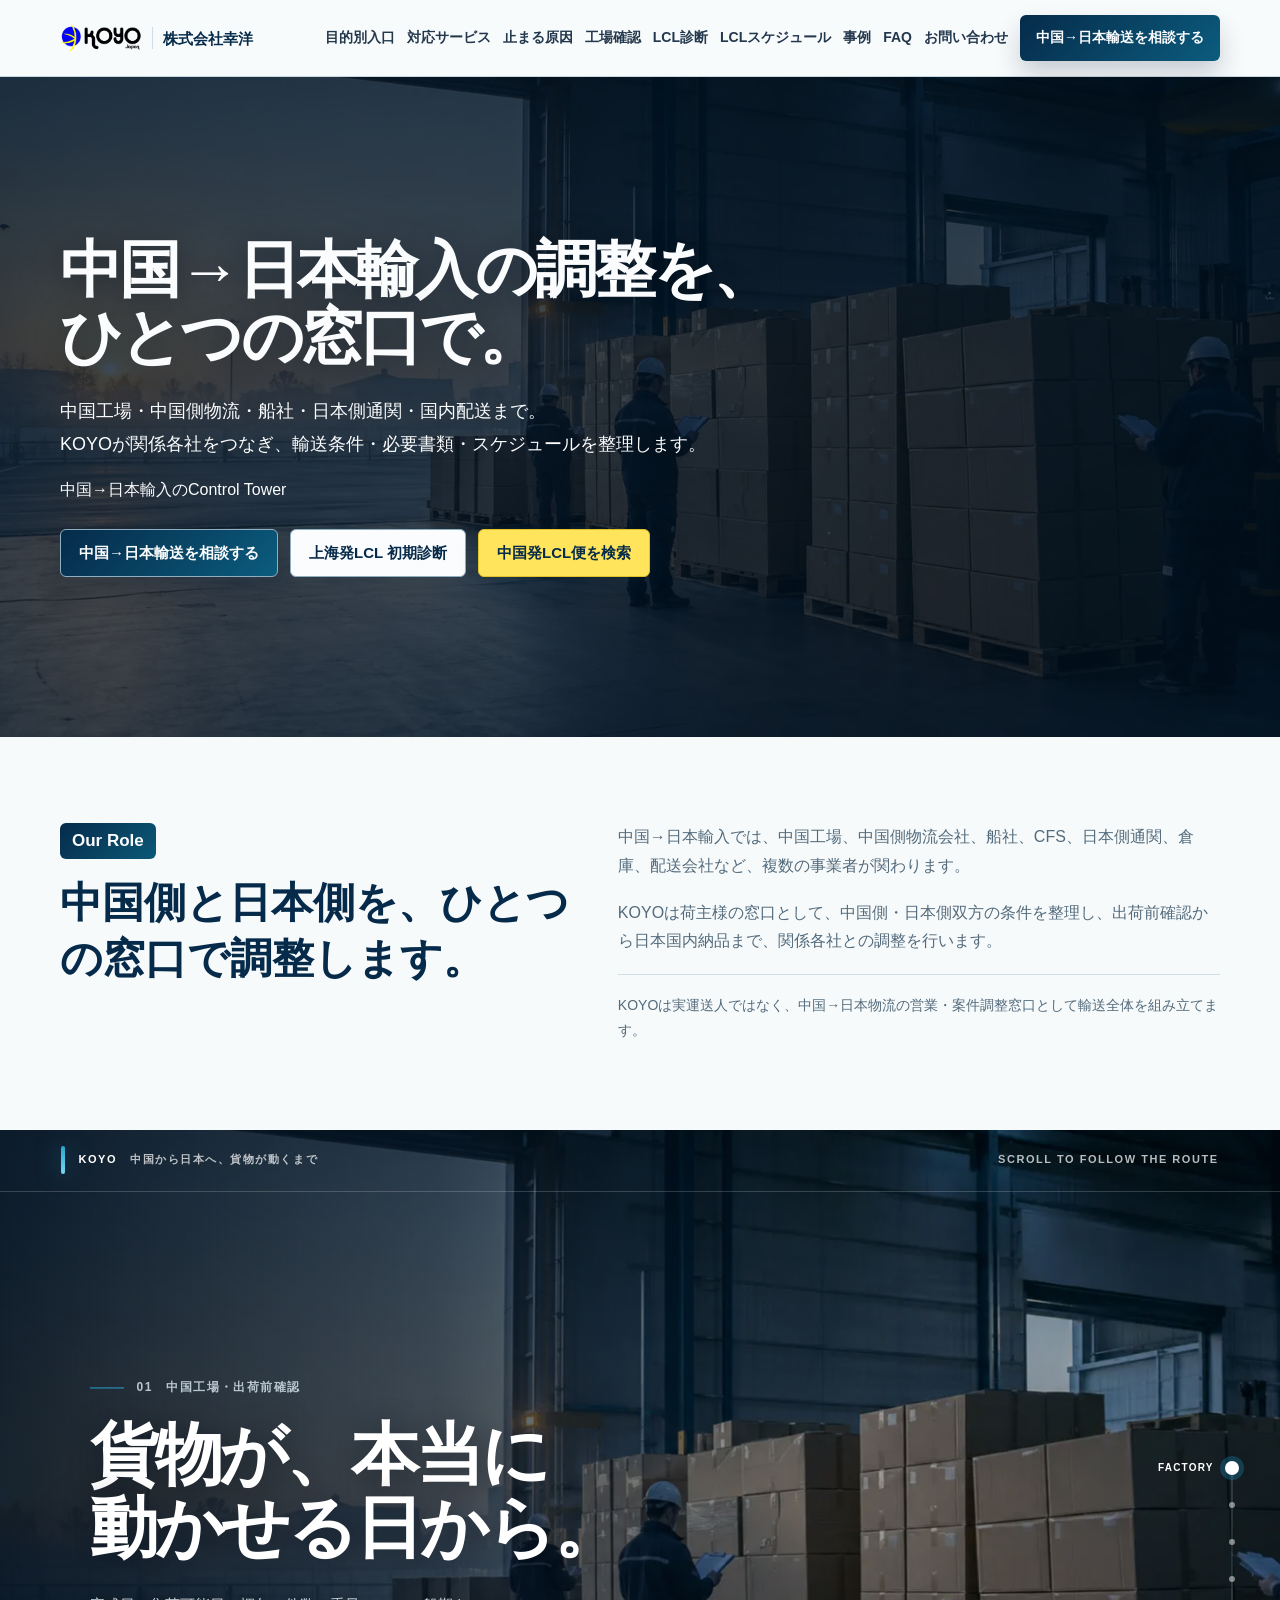
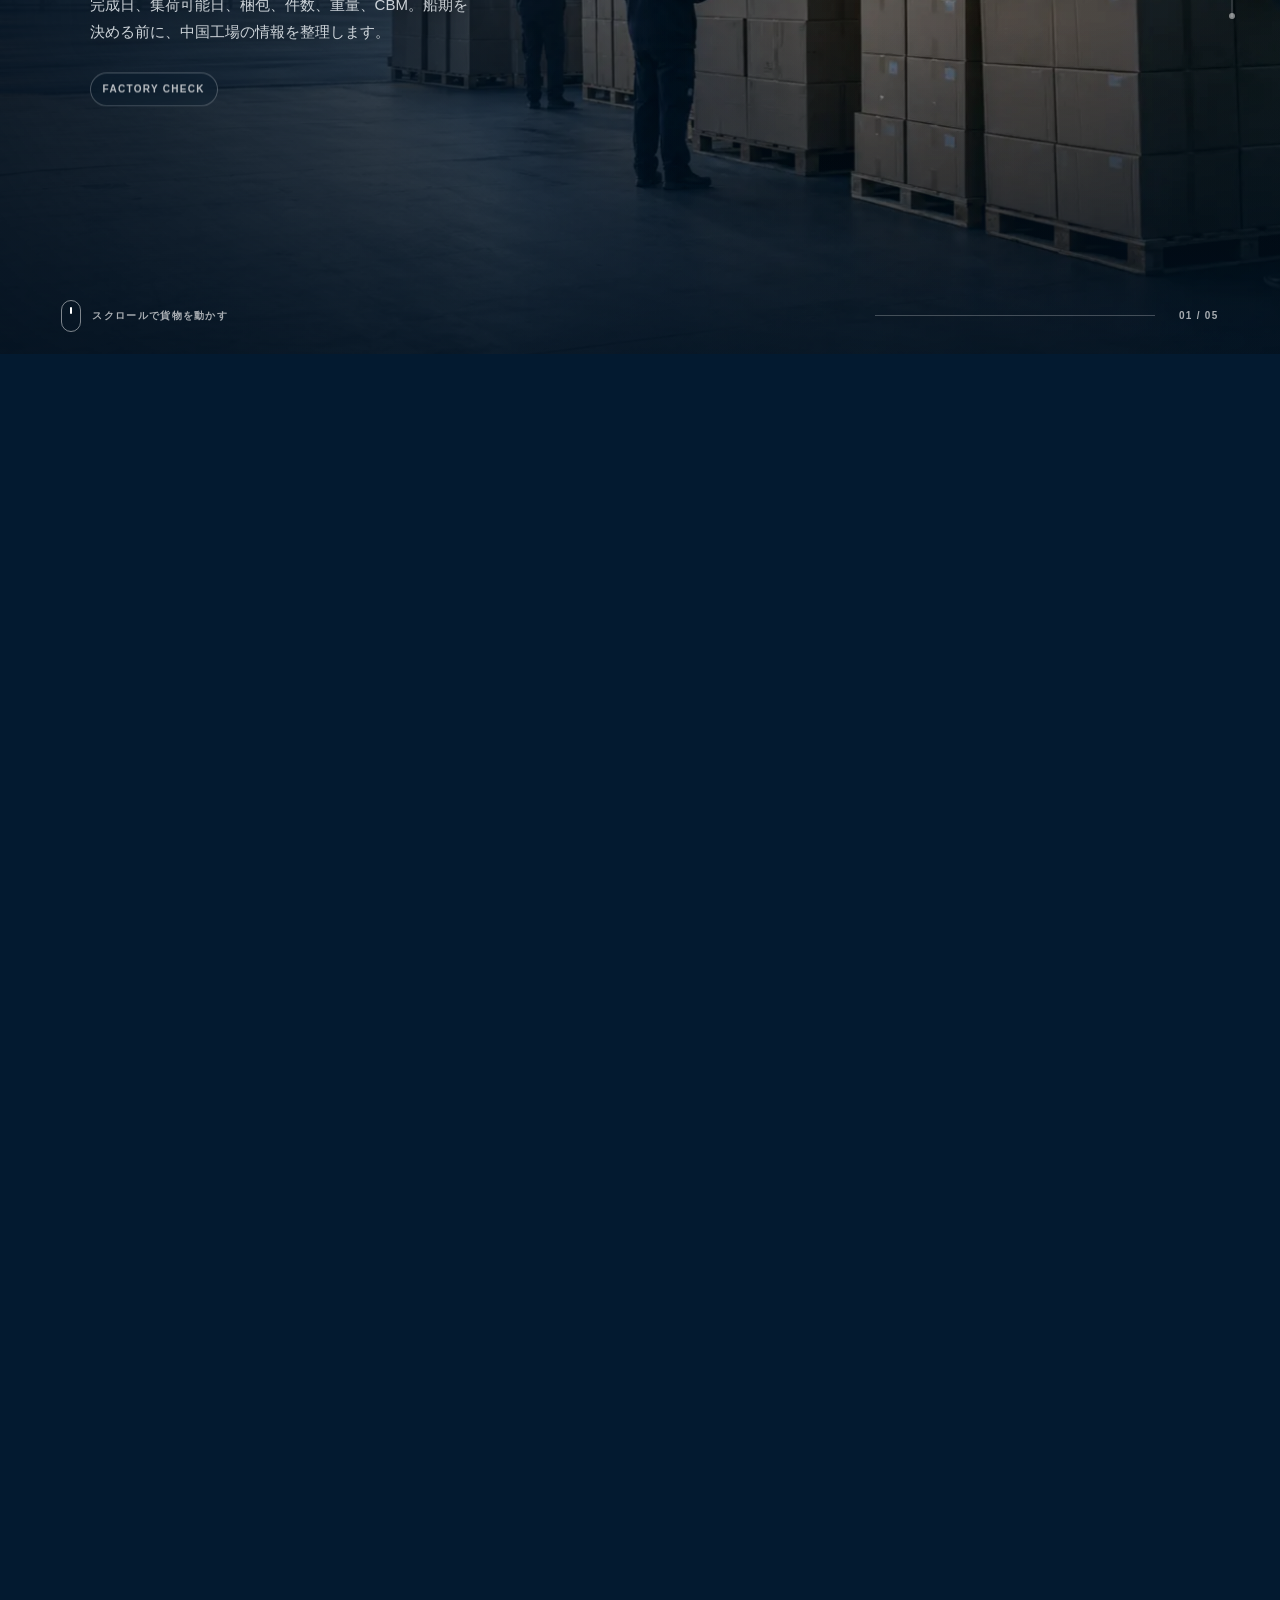
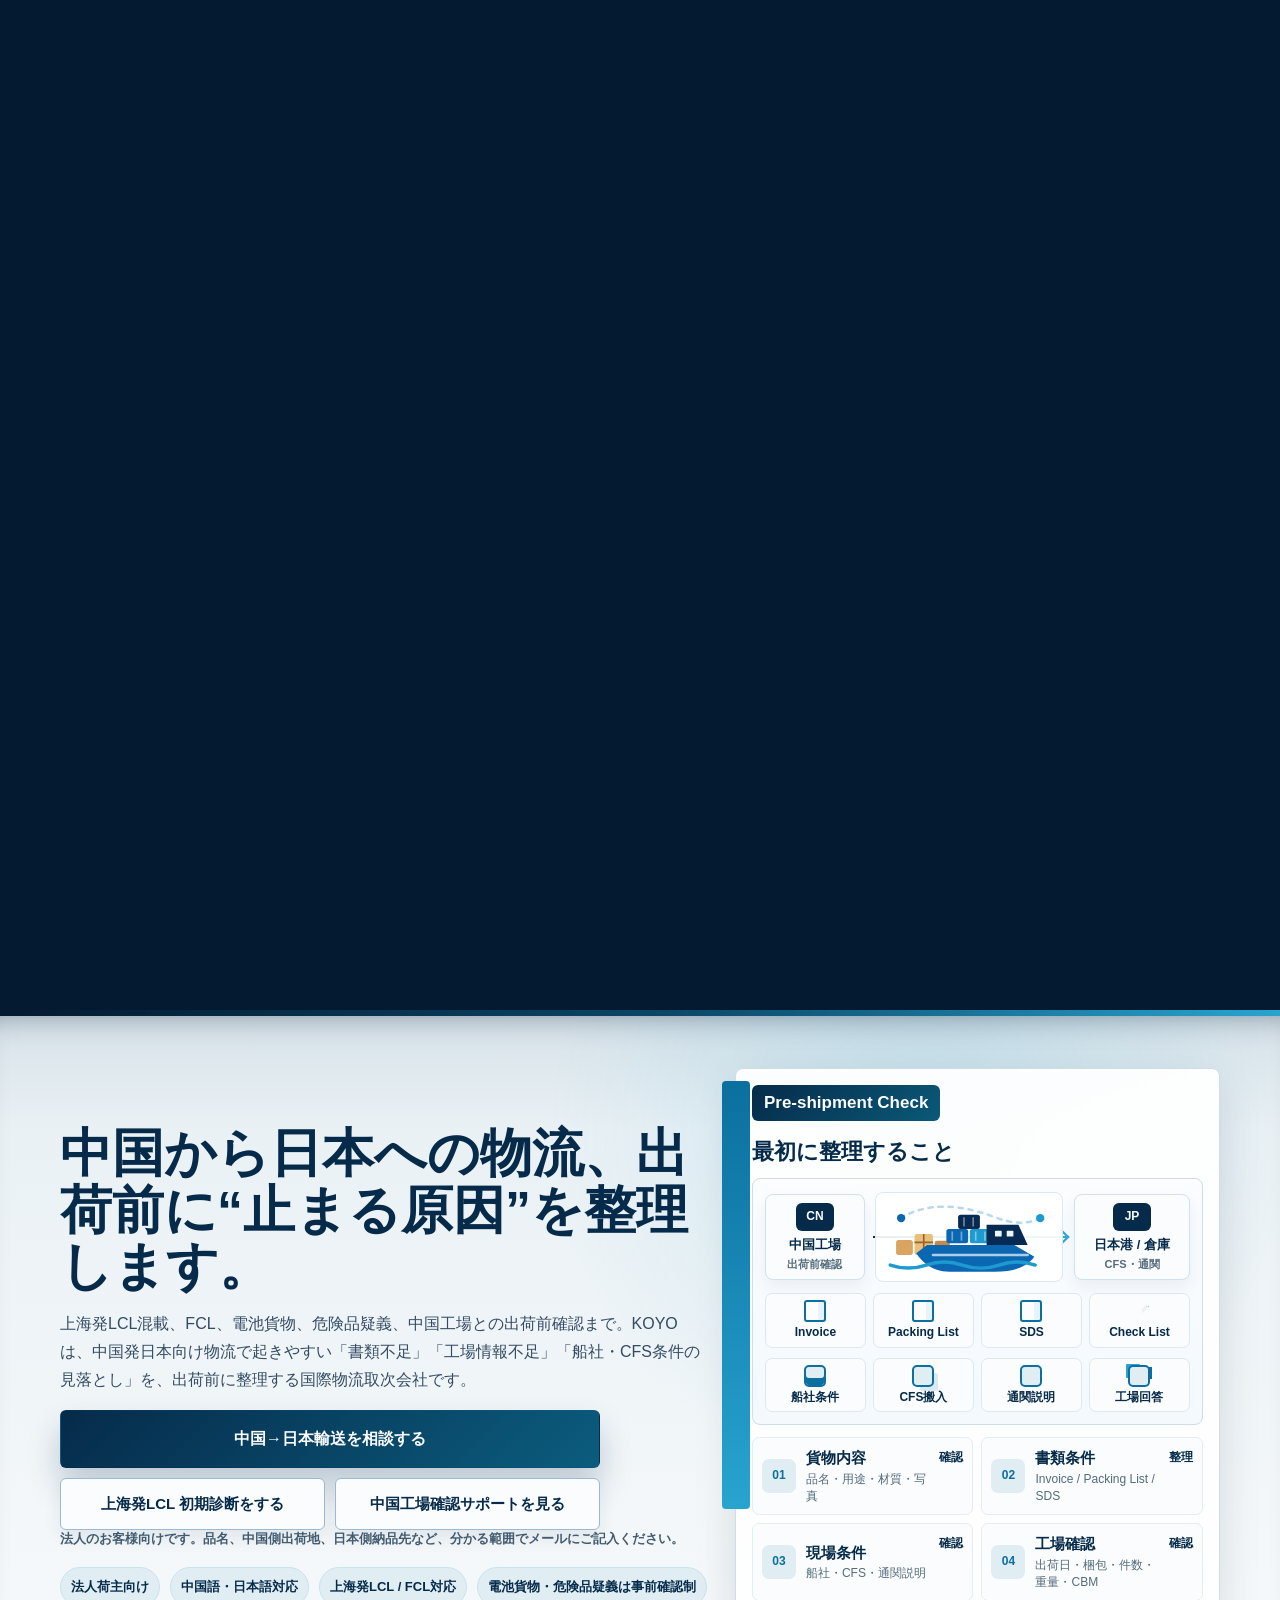
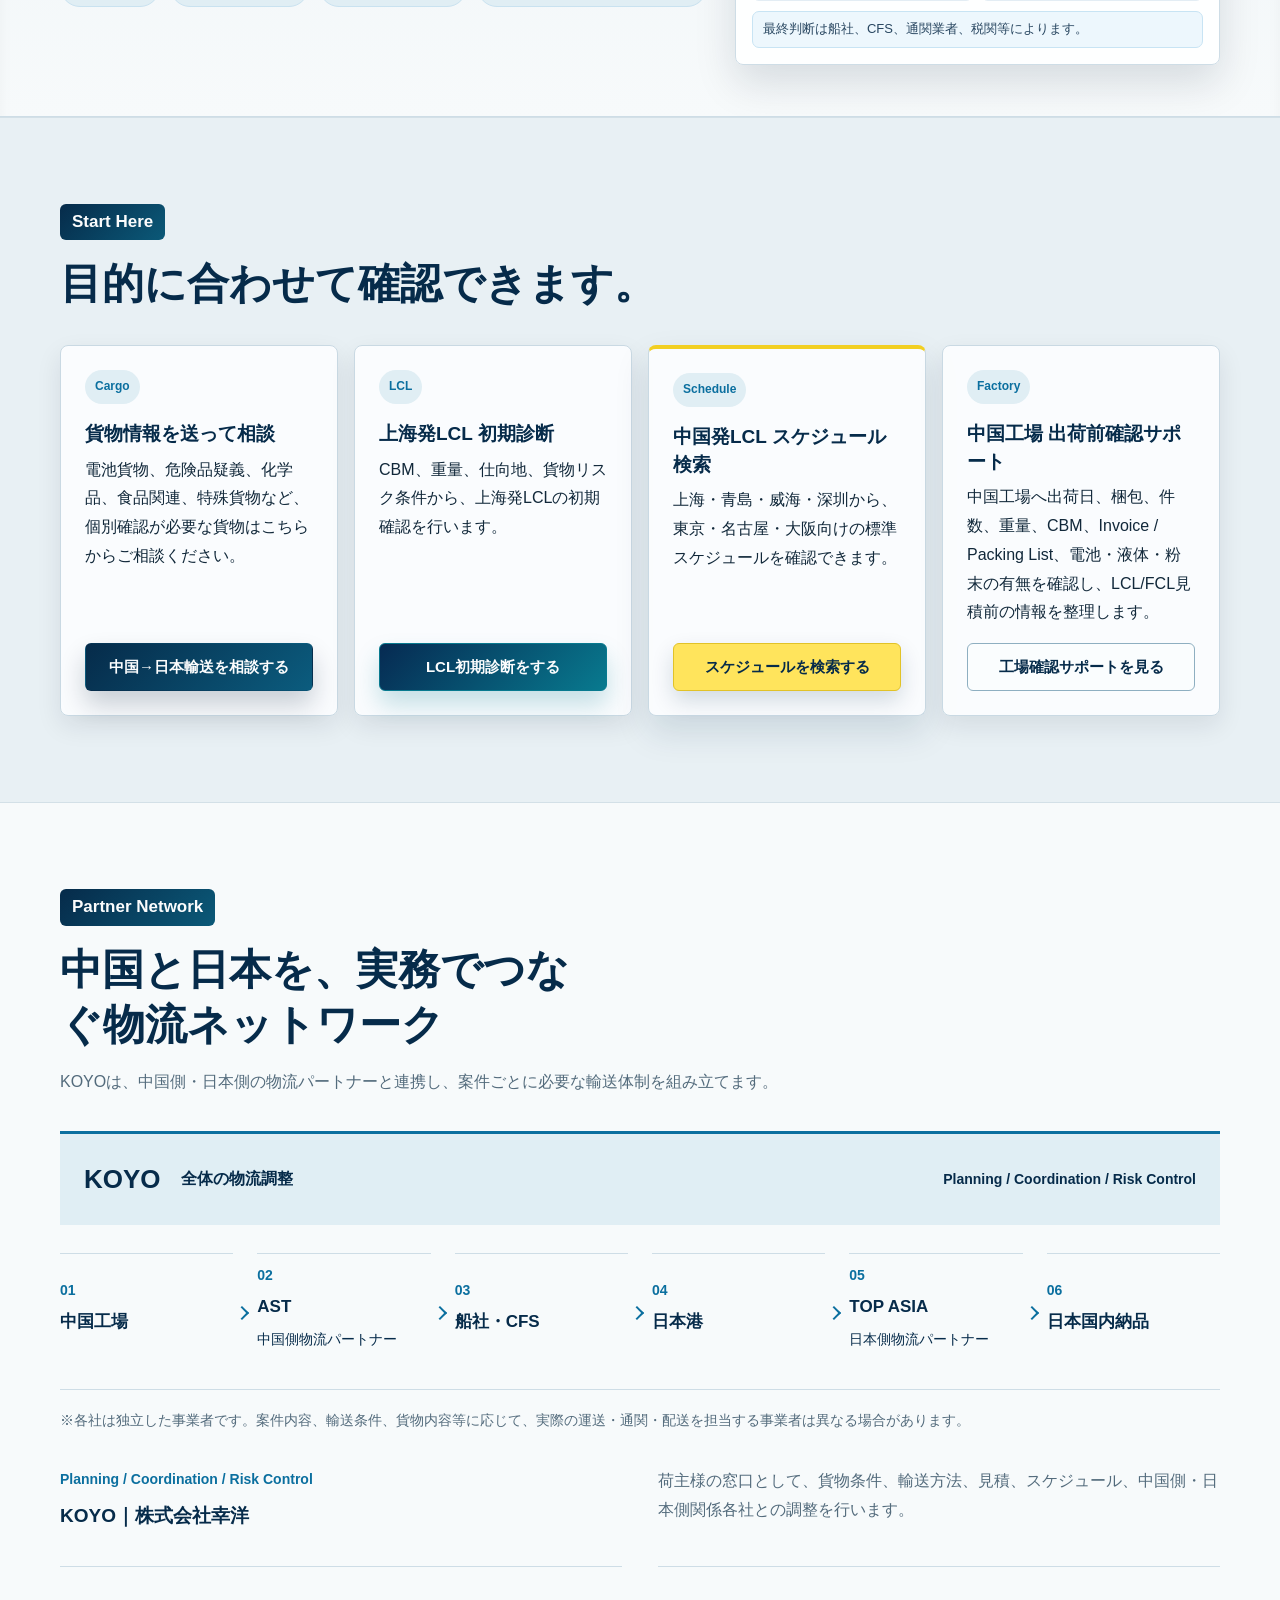
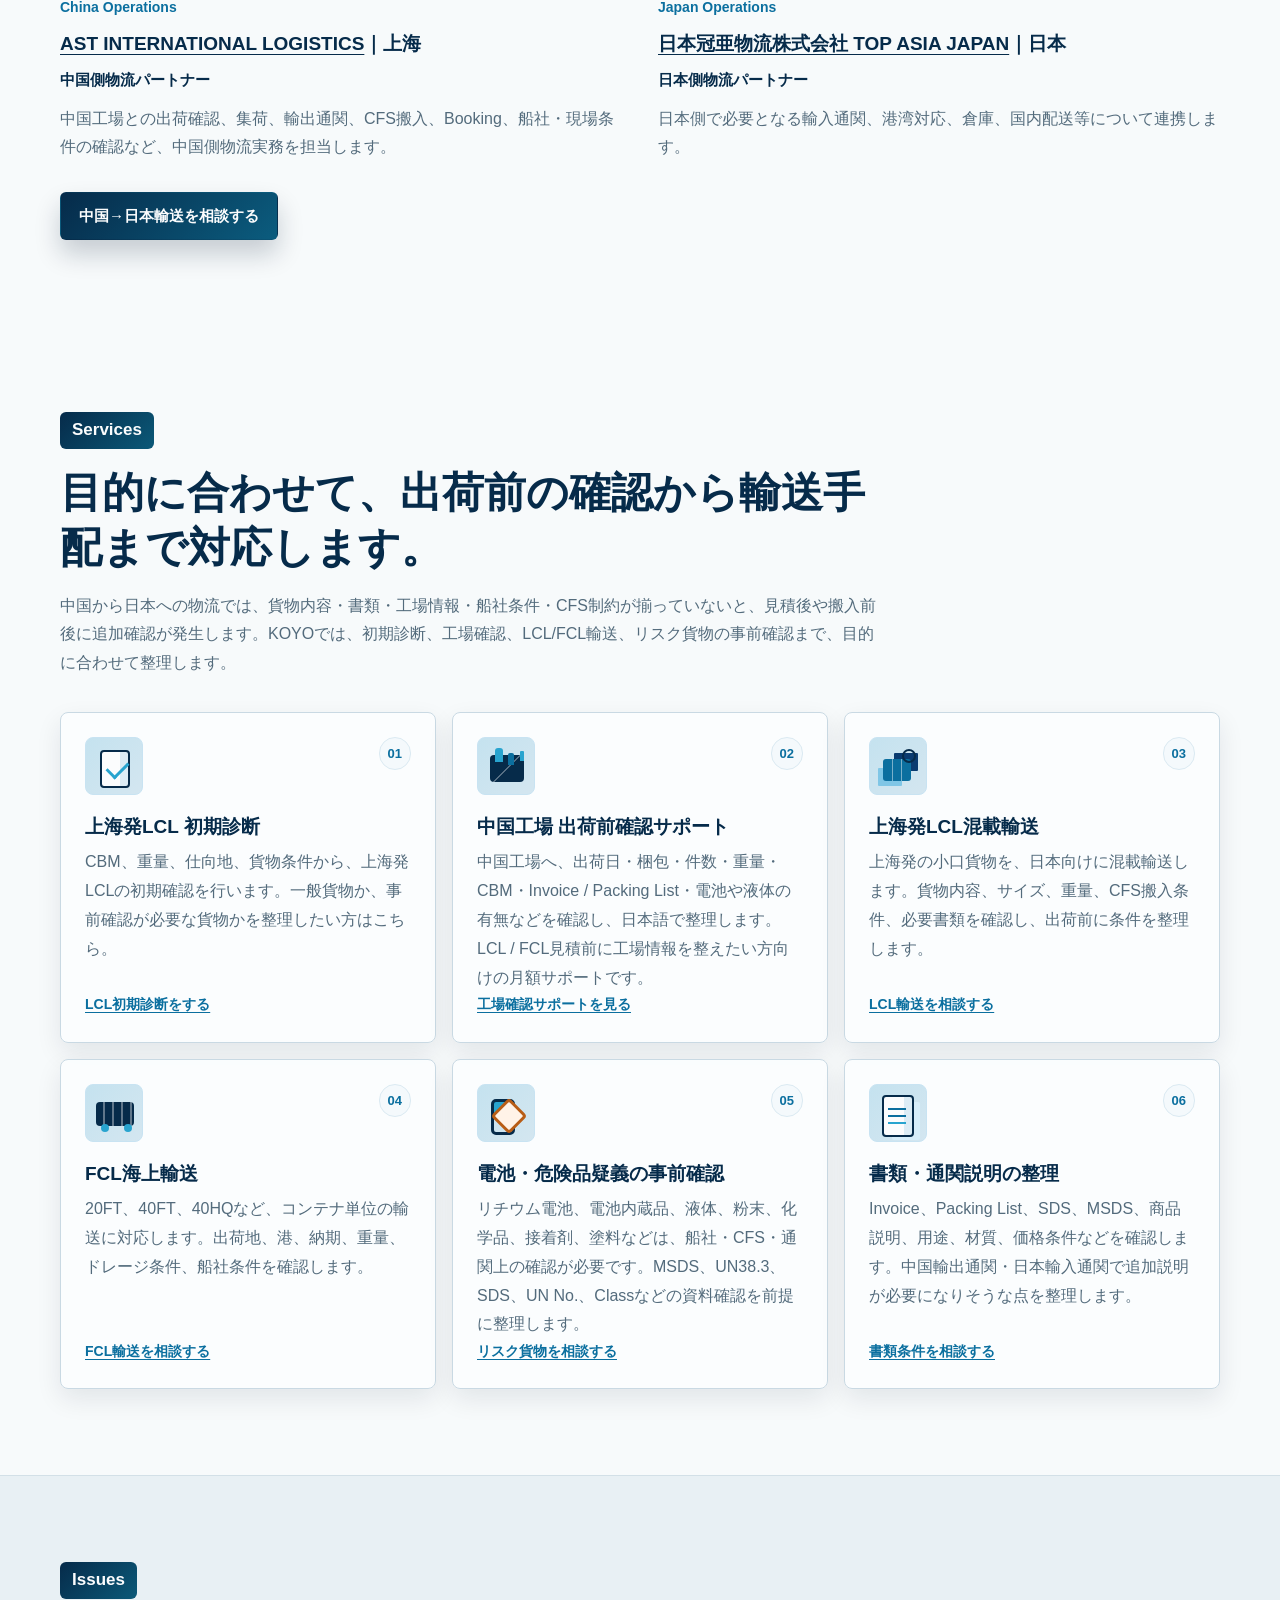
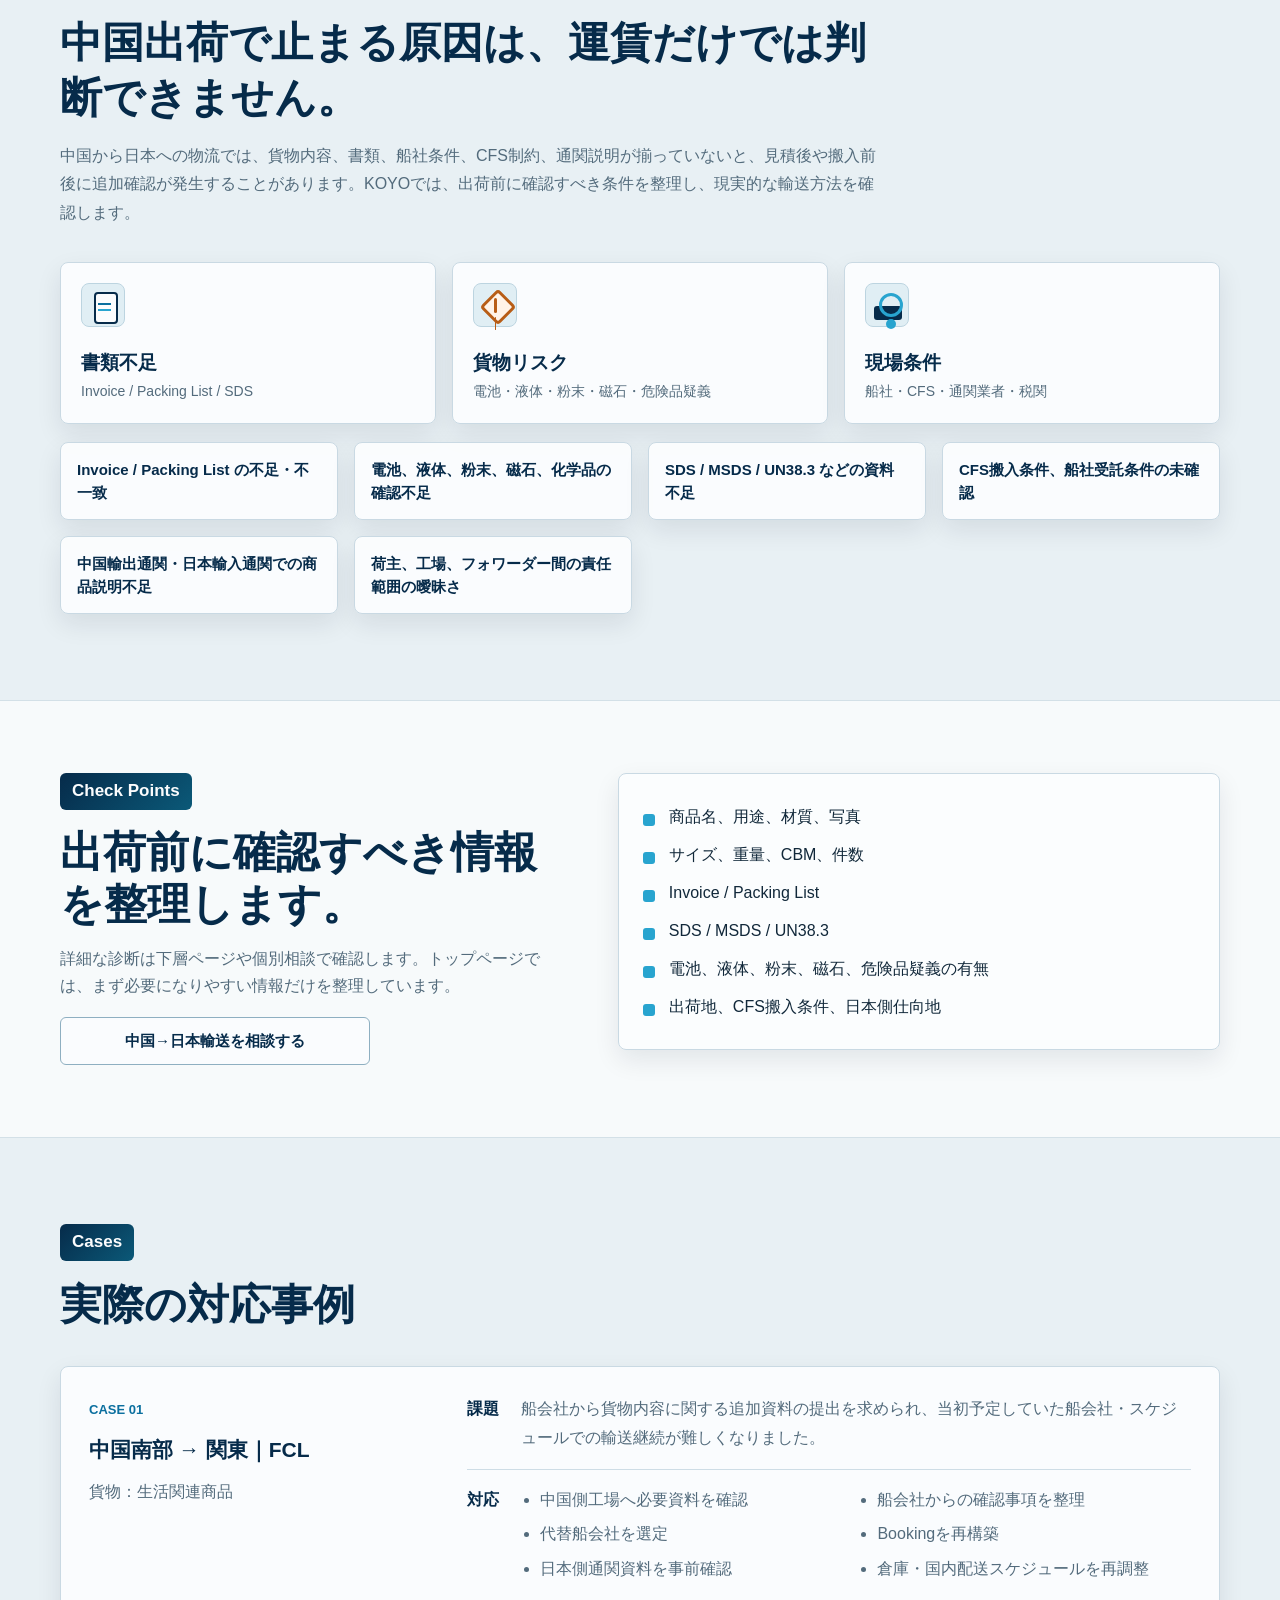
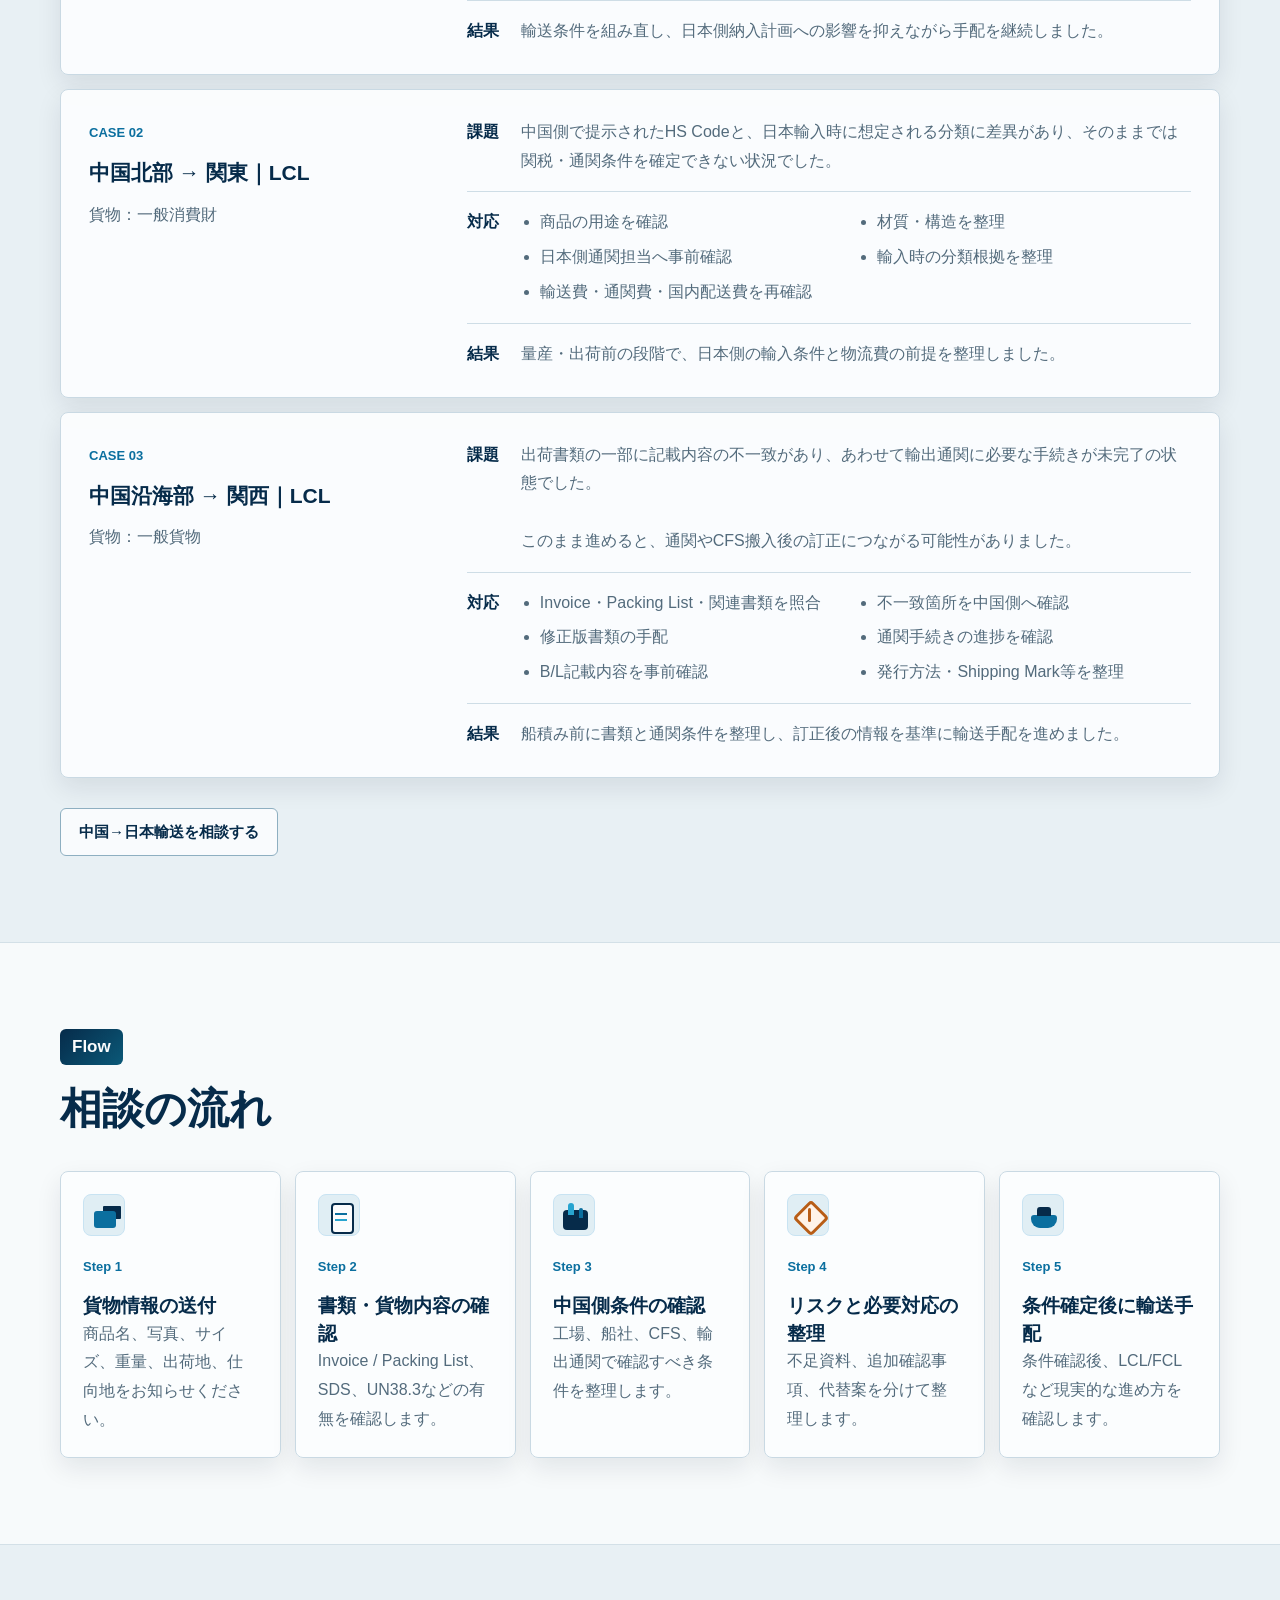
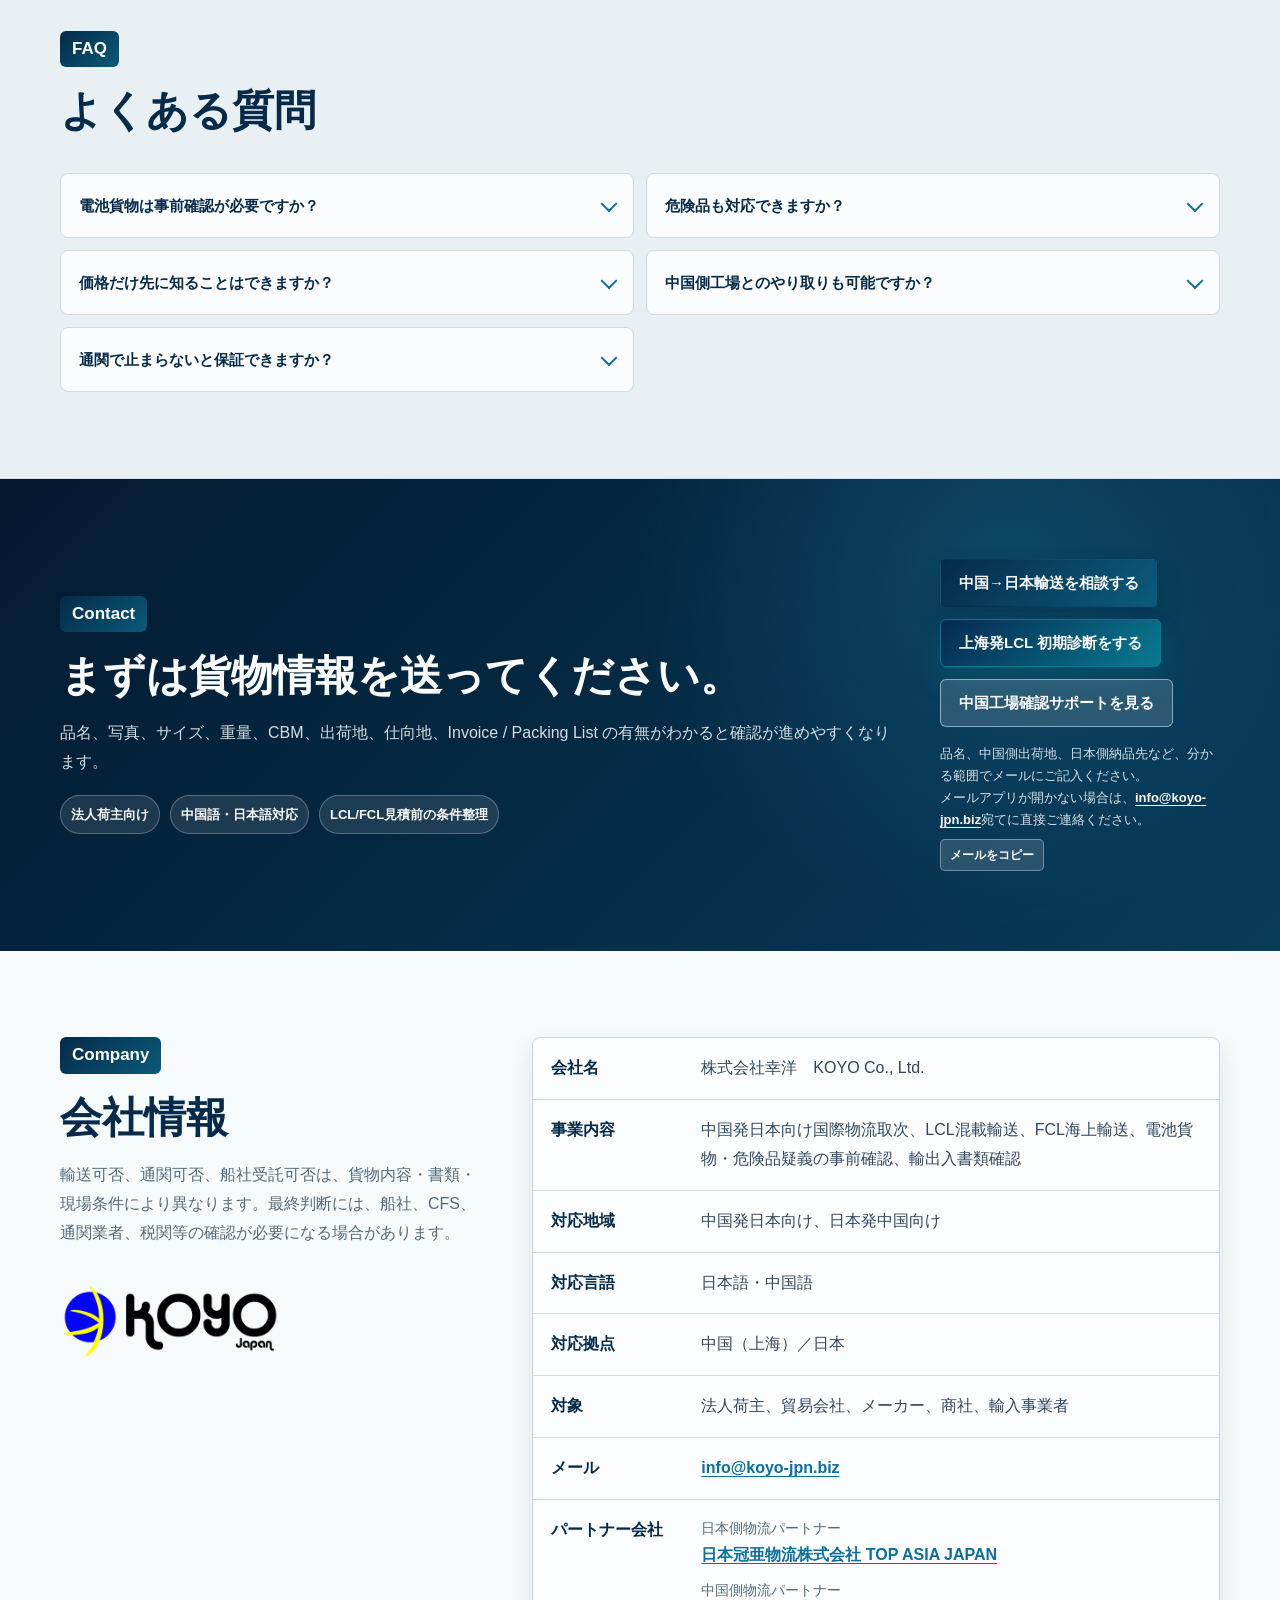
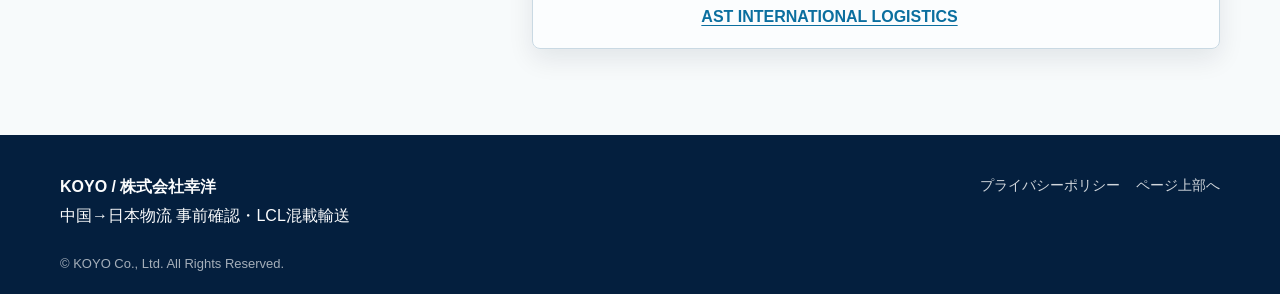
<file: index.html>
<!doctype html>
<html lang="ja">
  <head>
    <meta charset="utf-8">
    <link rel="icon" href="data:,">
    <meta name="viewport" content="width=device-width, initial-scale=1">
    <title>株式会社幸洋｜中国→日本 LCL混載輸送・電池貨物対応</title>
    <meta name="description" content="株式会社幸洋は、中国から日本向けの法人国際物流に対応する物流取次会社です。上海発LCL混載、FCL、電池貨物、危険品、中国輸出通関、日本輸入通関の事前確認を行い、出荷前に止まるリスクを整理します。">
    <meta name="keywords" content="中国 日本 物流, LCL混載, 上海 LCL, 電池貨物 輸送, 危険品 輸送, 中国輸出通関, 日本輸入通関, 国際物流, 法人向け物流">
    <meta property="og:title" content="株式会社幸洋｜中国→日本物流 事前確認サービス">
    <meta property="og:description" content="中国から日本への物流で、出荷前に止まるリスクを確認します。LCL混載・FCL・電池貨物・危険品対応。">
    <meta property="og:type" content="website">
    <meta property="og:url" content="https://koyo-jpn.biz/">
    <meta property="og:site_name" content="株式会社幸洋">
    <meta name="theme-color" content="#062a52">
    <link rel="canonical" href="https://koyo-jpn.biz/">
    <link rel="stylesheet" href="styles.css?v=scroll-story-20260818b">
    <link rel="stylesheet" href="layout-tighten.css?v=scroll-story-20260818b">
    <style>
      .hero-actions .button-primary { grid-column: 1 / -1; min-height: 58px; font-size: 16px; box-shadow: 0 18px 32px rgba(6, 42, 82, 0.22); }
      .hero-secondary-action, .button-lcl-check.hero-secondary-action { color: var(--navy); background: var(--white); border-color: #9bb9d2; box-shadow: 0 8px 18px rgba(9, 42, 82, 0.08); }
      .hero-secondary-action:hover, .hero-secondary-action:focus-visible, .button-lcl-check.hero-secondary-action:hover, .button-lcl-check.hero-secondary-action:focus-visible { color: var(--navy); background: #f2f8fc; }
      .route-map { grid-template-columns: 100px minmax(0, 1fr) 116px; }
      .route-node small { color: var(--muted); font-size: 11px; font-weight: 900; line-height: 1.2; }
      .sea-lane { min-height: 92px; }
      .ship-svg { width: min(188px, 100%); padding: 5px; }
      .partner-row { grid-template-columns: repeat(4, minmax(0, 1fr)); }
      .document-row span::before, .partner-row span::before { width: 18px; height: 18px; margin-bottom: 3px; content: ""; }
      .doc-icon-check::before { background: var(--soft-blue); border-color: var(--cyan); clip-path: polygon(16% 48%, 34% 66%, 82% 20%, 92% 31%, 35% 86%, 6% 58%); }
      .partner-row span::before { display: block; background: var(--soft-blue); border: 2px solid var(--blue); border-radius: 5px; }
      .partner-icon-carrier::before { border-radius: 3px 3px 8px 8px; box-shadow: inset 0 -7px 0 var(--blue); }
      .partner-icon-cfs::before { background: linear-gradient(90deg, transparent 0 44%, rgba(11, 103, 178, 0.28) 44% 56%, transparent 56%), var(--soft-blue); box-shadow: 6px 6px 0 -2px #d9eaf3; }
      .partner-icon-customs::before { background: linear-gradient(90deg, transparent 0 70%, #dcecf5 70% 100%), var(--white); }
      .partner-icon-factory::before { background: linear-gradient(135deg, transparent 0 48%, rgba(255, 255, 255, 0.45) 48% 54%, transparent 54%), var(--navy); border-color: var(--navy); box-shadow: -6px -5px 0 -4px var(--cyan), 7px -3px 0 -5px var(--blue); }
      @media (max-width: 780px) {
        .dashboard-list article { grid-template-columns: 38px minmax(0, 1fr); }
        .dashboard-list strong { position: absolute; top: 9px; right: 9px; }
        .route-map { grid-template-columns: 74px minmax(92px, 1fr) 84px; gap: 6px; }
        .sea-lane { min-height: 70px; }
        .sea-lane::before { top: 50%; }
        .sea-lane::after { right: -1px; top: calc(50% - 5px); bottom: auto; transform: rotate(45deg); }
        .document-row, .partner-row { grid-template-columns: repeat(2, minmax(0, 1fr)); }
        .hero-actions { grid-template-columns: 1fr; width: 100%; }
      }
    </style>
    <link rel="stylesheet" href="top-page.css?v=20260914">
    <script async src="https://www.googletagmanager.com/gtag/js?id=G-XXFBEWN77W"></script>
    <script>
      window.dataLayer = window.dataLayer || [];
      function gtag(){dataLayer.push(arguments);}
      gtag("js", new Date());
      gtag("config", "G-XXFBEWN77W");
    </script>
    <script type="application/ld+json">
      {
        "@context": "https://schema.org",
        "@type": "Organization",
        "name": "株式会社幸洋",
        "alternateName": "KOYO Co., Ltd.",
        "url": "https://koyo-jpn.biz/",
        "description": "中国発日本向け国際物流取次、LCL混載輸送、FCL海上輸送、電池貨物・危険品の事前確認、輸出入書類確認",
        "areaServed": ["China", "Japan"],
        "knowsLanguage": ["ja", "zh"]
      }
    </script>
  </head>
  <body>
    <a class="skip-link" href="#main">本文へ移動</a>

    <header class="site-header" data-header>
      <div class="header-inner">
        <a class="brand" href="#top" aria-label="KOYO 株式会社幸洋 トップへ">
          <img class="brand-image" src="assets/koyo-logo-cropped.png" alt="" aria-hidden="true">
          <span class="brand-divider" aria-hidden="true"></span>
          <span class="brand-company">株式会社幸洋</span>
        </a>
        <button class="nav-toggle" type="button" aria-expanded="false" aria-controls="site-nav" aria-label="メニューを開閉">
          <span class="nav-toggle-line" aria-hidden="true"></span>
        </button>
        <nav class="site-nav" id="site-nav" aria-label="主要ナビゲーション">
          <a href="#entry">目的別入口</a>
          <a href="#services">対応サービス</a>
          <a href="#issues">止まる原因</a>
          <a href="factory-check.html" data-cta-event="factory_check">工場確認</a>
          <a href="lcl-check.html">LCL診断</a>
          <a href="schedule.html" data-cta-event="lcl_schedule_nav">LCLスケジュール</a>
          <a href="#cases">事例</a>
          <a href="#faq">FAQ</a>
          <a href="#contact">お問い合わせ</a>
          <a class="nav-cta" href="#" data-contact-link>中国→日本輸送を相談する</a>
        </nav>
      </div>
    </header>

    <main id="main">
      <section class="first-view" id="first-view" aria-labelledby="first-view-title">
        <img class="first-view-image" src="assets/story/scene-01-factory.webp" alt="" aria-hidden="true" fetchpriority="high" width="1600" height="900">
        <div class="container first-view-inner">
          <h1 id="first-view-title"><span>中国→日本輸入の調整を、</span><span>ひとつの窓口で。</span></h1>
          <p class="first-view-lead">中国工場・中国側物流・船社・日本側通関・国内配送まで。<br>KOYOが関係各社をつなぎ、輸送条件・必要書類・スケジュールを整理します。</p>
          <p class="first-view-role">中国→日本輸入のControl Tower</p>
          <div class="first-view-actions">
            <a class="button button-primary" href="#" data-contact-link data-cta-event="hero_contact">中国→日本輸送を相談する</a>
            <a class="button button-secondary" href="/lcl-check.html" data-cta-event="hero_lcl_check">上海発LCL 初期診断</a>
            <a class="button button-schedule" href="schedule.html" data-cta-event="lcl_schedule_hero">中国発LCL便を検索</a>
          </div>
        </div>
      </section>

      <section class="section" id="control-tower" aria-labelledby="control-tower-title">
        <div class="container split-layout control-tower-layout">
          <div>
            <p class="section-label">Our Role</p>
            <h2 id="control-tower-title">中国側と日本側を、ひとつの窓口で調整します。</h2>
          </div>
          <div class="control-tower-copy">
            <p>中国→日本輸入では、中国工場、中国側物流会社、船社、CFS、日本側通関、倉庫、配送会社など、複数の事業者が関わります。</p>
            <p>KOYOは荷主様の窓口として、中国側・日本側双方の条件を整理し、出荷前確認から日本国内納品まで、関係各社との調整を行います。</p>
            <p class="control-tower-note">KOYOは実運送人ではなく、中国→日本物流の営業・案件調整窓口として輸送全体を組み立てます。</p>
          </div>
        </div>
      </section>

      <section class="ocean-story" id="journey" data-ocean-story aria-labelledby="journey-title">
        <div class="ocean-story-sticky">
          <div class="ocean-story-media" aria-hidden="true">
            <figure class="ocean-story-scene is-active" data-story-scene>
              <img src="assets/story/scene-01-factory.webp" alt="" fetchpriority="high">
            </figure>
            <figure class="ocean-story-scene" data-story-scene>
              <img src="assets/story/scene-02-cfs.webp" alt="" loading="eager">
            </figure>
            <figure class="ocean-story-scene" data-story-scene>
              <img src="assets/story/scene-03-vessel.webp" alt="" loading="lazy">
            </figure>
            <figure class="ocean-story-scene" data-story-scene>
              <img src="assets/story/scene-04-japan-port.webp" alt="" loading="lazy">
            </figure>
            <figure class="ocean-story-scene" data-story-scene>
              <img src="assets/story/scene-05-delivery.webp" alt="" loading="lazy">
            </figure>
          </div>
          <div class="ocean-story-shade" aria-hidden="true"></div>

          <div class="ocean-story-topbar">
            <p><span>KOYO</span> 中国から日本へ、貨物が動くまで</p>
            <p class="ocean-story-hint">SCROLL TO FOLLOW THE ROUTE</p>
          </div>

          <div class="ocean-story-copy-layer">
            <article class="ocean-story-copy is-active" data-story-copy>
              <p class="ocean-story-kicker">01　中国工場・出荷前確認</p>
              <h2 class="ocean-story-fixed-lines" id="journey-title"><span>貨物が、本当に</span><span>動かせる日から。</span></h2>
              <p>完成日、集荷可能日、梱包、件数、重量、CBM。船期を決める前に、中国工場の情報を整理します。</p>
              <span>FACTORY CHECK</span>
            </article>
            <article class="ocean-story-copy" data-story-copy>
              <p class="ocean-story-kicker">02　上海CFS・搬入前確認</p>
              <h2 class="ocean-story-fixed-lines"><span>CFSへ入る前に</span><span>止まる原因を潰す。</span></h2>
              <p>Invoice、Packing List、SDS。電池・液体・粉末・磁石など、追加確認が必要な条件を搬入前に確認します。</p>
              <span>DOCUMENTS &amp; CARGO</span>
            </article>
            <article class="ocean-story-copy" data-story-copy>
              <p class="ocean-story-kicker">03　船社・海上輸送</p>
              <h2 class="ocean-story-fixed-lines"><span>条件が揃って、</span><span>初めて船は選べる。</span></h2>
              <p>LCLかFCLか。船社受託条件、CFS制約、納期と費用を照合し、現実的な航路を組み立てます。</p>
              <span>OCEAN FREIGHT</span>
            </article>
            <article class="ocean-story-copy" data-story-copy>
              <p class="ocean-story-kicker">04　日本港・通関</p>
              <h2 class="ocean-story-fixed-lines"><span>到着後から</span><span>逆算して、</span><span>出荷を決める。</span></h2>
              <p>日本側の輸入通関、CFS搬出、配送条件まで確認。港に着くことではなく、納品できることを基準に考えます。</p>
              <span>CUSTOMS &amp; DELIVERY PLAN</span>
            </article>
            <article class="ocean-story-copy" data-story-copy>
              <p class="ocean-story-kicker">05　日本国内配送・納品</p>
              <h2 class="ocean-story-fixed-lines story-delivery-title"><span>中国から日本へ、</span><span>見えない条件まで<wbr>つなぐ。</span></h2>
              <p>工場、船社、CFS、通関、配送。それぞれの条件と責任範囲を整理し、貨物を次の地点へつなぎます。</p>
              <div class="ocean-story-actions">
                <a class="ocean-story-cta" href="#" data-contact-link>中国→日本輸送を相談する</a>
                <a class="ocean-story-next" href="#top">詳しいサービスを見る</a>
              </div>
            </article>
          </div>

          <nav class="ocean-story-rail" aria-label="輸送ストーリーの場面">
            <button class="is-active" type="button" data-story-jump="0" aria-label="中国工場へ" aria-current="step"><span>Factory</span></button>
            <button type="button" data-story-jump="1" aria-label="上海CFSへ"><span>CFS</span></button>
            <button type="button" data-story-jump="2" aria-label="海上輸送へ"><span>Ocean</span></button>
            <button type="button" data-story-jump="3" aria-label="日本港へ"><span>Japan</span></button>
            <button type="button" data-story-jump="4" aria-label="納品へ"><span>Delivery</span></button>
          </nav>

          <div class="ocean-story-footer">
            <div class="ocean-story-scroll-cue"><i aria-hidden="true"></i><span>スクロールで貨物を動かす</span></div>
            <div class="ocean-story-progress" aria-hidden="true"><i></i></div>
            <span data-story-counter>01 / 05</span>
          </div>
        </div>
      </section>

      <section class="hero" id="top" aria-labelledby="hero-title">
        <div class="container hero-grid">
          <div class="hero-copy">
            <h2 id="hero-title">中国から日本への物流、出荷前に“止まる原因”を整理します。</h2>
            <p class="hero-text">
              上海発LCL混載、FCL、電池貨物、危険品疑義、中国工場との出荷前確認まで。KOYOは、中国発日本向け物流で起きやすい「書類不足」「工場情報不足」「船社・CFS条件の見落とし」を、出荷前に整理する国際物流取次会社です。
            </p>
            <div class="hero-actions">
              <a class="button button-primary" href="#" data-contact-link>中国→日本輸送を相談する</a>
              <a class="button button-lcl-check hero-secondary-action" href="/lcl-check.html">上海発LCL 初期診断をする</a>
              <a class="button button-secondary hero-secondary-action" href="/factory-check.html" data-cta-event="factory_check">中国工場確認サポートを見る</a>
            </div>
            <p class="hero-contact-note">法人のお客様向けです。品名、中国側出荷地、日本側納品先など、分かる範囲でメールにご記入ください。</p>
            <ul class="badge-list" aria-label="対応概要">
              <li>法人荷主向け</li>
              <li>中国語・日本語対応</li>
              <li>上海発LCL / FCL対応</li>
              <li>電池貨物・危険品疑義は事前確認制</li>
            </ul>
          </div>

          <div class="diagnostic-panel" aria-label="出荷前確認の概要">
            <div class="panel-top">
              <div>
                <p class="panel-eyebrow">Pre-shipment Check</p>
                <h2>最初に整理すること</h2>
              </div>
            </div>
            <div class="shipment-visual" role="img" aria-label="中国から日本への物流ルート、書類、確認フローを表した図解">
              <div class="route-map" aria-hidden="true">
                <div class="route-node route-node-origin">
                  <span>CN</span>
                  <strong>中国工場</strong>
                  <small>出荷前確認</small>
                </div>
                <div class="sea-lane">
                  <svg class="ship-svg" viewBox="0 0 210 92" aria-hidden="true" focusable="false">
                    <g class="svg-route">
                      <path d="M23 24c31-18 69-18 113-1 21 8 39 9 54 1" fill="none" stroke="#b8d9eb" stroke-width="3" stroke-dasharray="5 7" stroke-linecap="round"/>
                      <circle cx="24" cy="24" r="5" fill="#0b67b2"/>
                      <circle cx="190" cy="24" r="5" fill="#1d9bd1"/>
                    </g>
                    <g class="svg-cartons">
                      <rect x="18" y="50" width="20" height="18" rx="3" fill="#d8a45f"/>
                      <rect x="40" y="43" width="22" height="25" rx="3" fill="#e9bf7a"/>
                      <rect x="64" y="51" width="18" height="17" rx="3" fill="#c78947"/>
                      <path d="M40 53h22M51 43v25" stroke="#9b632e" stroke-width="2"/>
                    </g>
                    <g class="svg-containers">
                      <rect x="78" y="37" width="26" height="17" rx="3" fill="#0b67b2"/>
                      <rect x="106" y="37" width="26" height="17" rx="3" fill="#1d9bd1"/>
                      <rect x="92" y="20" width="26" height="17" rx="3" fill="#062a52"/>
                      <path d="M85 40v11M96 40v11M113 40v11M124 40v11M99 23v11M110 23v11" stroke="rgba(255,255,255,.42)" stroke-width="2"/>
                    </g>
                    <g class="svg-ship">
                      <path d="M55 56h104l24 14c-10 13-25 18-47 18H82c-17 0-30-7-40-22l13-10Z" fill="#0b67b2"/>
                      <path d="M126 32h38l11 24h-49z" fill="#062a52"/>
                      <rect x="136" y="39" width="8" height="7" rx="1" fill="#eaf5fb"/>
                      <rect x="150" y="39" width="8" height="7" rx="1" fill="#eaf5fb"/>
                      <path d="M62 68h113" stroke="#eaf5fb" stroke-width="3" stroke-linecap="round" opacity=".72"/>
                    </g>
                    <path d="M11 80c15 5 28 5 43 0 15-5 28-5 43 0 15 5 29 5 44 0 15-5 28-5 43 0" fill="none" stroke="#1d9bd1" stroke-width="4" stroke-linecap="round"/>
                  </svg>
                </div>
                <div class="route-node route-node-dest">
                  <span>JP</span>
                  <strong>日本港 / 倉庫</strong>
                  <small>CFS・通関</small>
                </div>
              </div>
              <div class="document-row" aria-hidden="true">
                <span class="doc-icon doc-icon-invoice">Invoice</span>
                <span class="doc-icon doc-icon-pl">Packing List</span>
                <span class="doc-icon doc-icon-sds">SDS</span>
                <span class="doc-icon doc-icon-check">Check List</span>
              </div>
              <div class="partner-row" aria-hidden="true">
                <span class="partner-icon partner-icon-carrier">船社条件</span>
                <span class="partner-icon partner-icon-cfs">CFS搬入</span>
                <span class="partner-icon partner-icon-customs">通関説明</span>
                <span class="partner-icon partner-icon-factory">工場回答</span>
              </div>
            </div>
            <div class="dashboard-list dashboard-list-compact">
              <article>
                <span class="dash-icon">01</span>
                <div>
                  <h3>貨物内容</h3>
                  <p>品名・用途・材質・写真</p>
                </div>
                <strong>確認</strong>
              </article>
              <article>
                <span class="dash-icon">02</span>
                <div>
                  <h3>書類条件</h3>
                  <p>Invoice / Packing List / SDS</p>
                </div>
                <strong>整理</strong>
              </article>
              <article>
                <span class="dash-icon">03</span>
                <div>
                  <h3>現場条件</h3>
                  <p>船社・CFS・通関説明</p>
                </div>
                <strong>確認</strong>
              </article>
              <article>
                <span class="dash-icon">04</span>
                <div>
                  <h3>工場確認</h3>
                  <p>出荷日・梱包・件数・重量・CBM</p>
                </div>
                <strong>確認</strong>
              </article>
            </div>
            <p class="panel-foot">最終判断は船社、CFS、通関業者、税関等によります。</p>
          </div>
        </div>
      </section>

      <section class="section section-muted" id="entry" aria-labelledby="entry-title">
        <div class="container">
          <div class="section-heading">
            <p class="section-label">Start Here</p>
            <h2 id="entry-title">目的に合わせて確認できます。</h2>
          </div>
          <div class="entry-grid">
            <article>
              <span class="entry-kicker">Cargo</span>
              <h3>貨物情報を送って相談</h3>
              <p>電池貨物、危険品疑義、化学品、食品関連、特殊貨物など、個別確認が必要な貨物はこちらからご相談ください。</p>
              <a class="button button-primary" href="#" data-contact-link>中国→日本輸送を相談する</a>
            </article>
            <article>
              <span class="entry-kicker">LCL</span>
              <h3>上海発LCL 初期診断</h3>
              <p>CBM、重量、仕向地、貨物リスク条件から、上海発LCLの初期確認を行います。</p>
              <a class="button button-lcl-check" href="/lcl-check.html">LCL初期診断をする</a>
            </article>
            <article class="schedule-entry">
              <span class="entry-kicker">Schedule</span>
              <h3>中国発LCL スケジュール検索</h3>
              <p>上海・青島・威海・深圳から、東京・名古屋・大阪向けの標準スケジュールを確認できます。</p>
              <a class="button button-schedule" href="schedule.html" data-cta-event="lcl_schedule_entry">スケジュールを検索する</a>
            </article>
            <article>
              <span class="entry-kicker">Factory</span>
              <h3>中国工場 出荷前確認サポート</h3>
              <p>中国工場へ出荷日、梱包、件数、重量、CBM、Invoice / Packing List、電池・液体・粉末の有無を確認し、LCL/FCL見積前の情報を整理します。</p>
              <a class="button button-secondary" href="/factory-check.html" data-cta-event="factory_check">工場確認サポートを見る</a>
            </article>
          </div>
        </div>
      </section>

      <section class="section" id="network" aria-labelledby="network-title">
        <div class="container">
          <div class="section-heading">
            <p class="section-label">Partner Network</p>
            <h2 id="network-title">中国と日本を、実務でつなぐ物流ネットワーク</h2>
            <p>KOYOは、中国側・日本側の物流パートナーと連携し、案件ごとに必要な輸送体制を組み立てます。</p>
          </div>
          <figure class="network-diagram" aria-labelledby="network-coordinator" aria-describedby="network-note">
            <figcaption class="network-coordinator" id="network-coordinator">
              <strong>KOYO<span>全体の物流調整</span></strong>
              <span>Planning / Coordination / Risk Control</span>
            </figcaption>
            <ol class="network-flow" aria-label="中国工場から日本国内納品までの物流フロー">
              <li><span class="network-step">01</span><strong>中国工場</strong></li>
              <li><span class="network-step">02</span><strong>AST</strong><span>中国側物流パートナー</span></li>
              <li><span class="network-step">03</span><strong>船社・CFS</strong></li>
              <li><span class="network-step">04</span><strong>日本港</strong></li>
              <li><span class="network-step">05</span><strong>TOP ASIA</strong><span>日本側物流パートナー</span></li>
              <li><span class="network-step">06</span><strong>日本国内納品</strong></li>
            </ol>
          </figure>
          <p class="network-note" id="network-note">※各社は独立した事業者です。案件内容、輸送条件、貨物内容等に応じて、実際の運送・通関・配送を担当する事業者は異なる場合があります。</p>
          <div class="network-roles">
            <article class="network-owner">
              <div>
                <p class="network-role">Planning / Coordination / Risk Control</p>
                <h3>KOYO｜株式会社幸洋</h3>
              </div>
              <p>荷主様の窓口として、貨物条件、輸送方法、見積、スケジュール、中国側・日本側関係各社との調整を行います。</p>
            </article>
            <div class="network-partners">
              <article>
                <p class="network-role">China Operations</p>
                <h3><a href="https://www.ast-logi.com/" target="_blank" rel="noopener">AST INTERNATIONAL LOGISTICS</a>｜上海</h3>
                <p class="network-partner-type">中国側物流パートナー</p>
                <p>中国工場との出荷確認、集荷、輸出通関、CFS搬入、Booking、船社・現場条件の確認など、中国側物流実務を担当します。</p>
              </article>
              <article>
                <p class="network-role">Japan Operations</p>
                <h3><a href="https://topasia.jp/" target="_blank" rel="noopener">日本冠亜物流株式会社 TOP ASIA JAPAN</a>｜日本</h3>
                <p class="network-partner-type">日本側物流パートナー</p>
                <p>日本側で必要となる輸入通関、港湾対応、倉庫、国内配送等について連携します。</p>
              </article>
            </div>
          </div>
          <a class="button button-primary network-contact" href="#" data-contact-link data-cta-event="network_contact">中国→日本輸送を相談する</a>
        </div>
      </section>

      <section class="section" id="services" aria-labelledby="services-title">
        <div class="container">
          <div class="section-heading">
            <p class="section-label">Services</p>
            <h2 id="services-title">目的に合わせて、出荷前の確認から輸送手配まで対応します。</h2>
            <p>中国から日本への物流では、貨物内容・書類・工場情報・船社条件・CFS制約が揃っていないと、見積後や搬入前後に追加確認が発生します。KOYOでは、初期診断、工場確認、LCL/FCL輸送、リスク貨物の事前確認まで、目的に合わせて整理します。</p>
          </div>
          <div class="service-grid service-grid-compact">
            <article>
              <div class="service-card-top">
                <span class="service-icon service-icon-diagnosis" aria-hidden="true"></span>
                <span class="service-number">01</span>
              </div>
              <h3>上海発LCL 初期診断</h3>
              <p>CBM、重量、仕向地、貨物条件から、上海発LCLの初期確認を行います。一般貨物か、事前確認が必要な貨物かを整理したい方はこちら。</p>
              <a class="service-card-link" href="/lcl-check.html">LCL初期診断をする</a>
            </article>
            <article>
              <div class="service-card-top">
                <span class="service-icon service-icon-factory" aria-hidden="true"></span>
                <span class="service-number">02</span>
              </div>
              <h3>中国工場 出荷前確認サポート</h3>
              <p>中国工場へ、出荷日・梱包・件数・重量・CBM・Invoice / Packing List・電池や液体の有無などを確認し、日本語で整理します。LCL / FCL見積前に工場情報を整えたい方向けの月額サポートです。</p>
              <a class="service-card-link" href="/factory-check.html" data-cta-event="factory_check">工場確認サポートを見る</a>
            </article>
            <article>
              <div class="service-card-top">
                <span class="service-icon service-icon-lcl" aria-hidden="true"></span>
                <span class="service-number">03</span>
              </div>
              <h3>上海発LCL混載輸送</h3>
              <p>上海発の小口貨物を、日本向けに混載輸送します。貨物内容、サイズ、重量、CFS搬入条件、必要書類を確認し、出荷前に条件を整理します。</p>
              <a class="service-card-link" href="#contact">LCL輸送を相談する</a>
            </article>
            <article>
              <div class="service-card-top">
                <span class="service-icon service-icon-fcl" aria-hidden="true"></span>
                <span class="service-number">04</span>
              </div>
              <h3>FCL海上輸送</h3>
              <p>20FT、40FT、40HQなど、コンテナ単位の輸送に対応します。出荷地、港、納期、重量、ドレージ条件、船社条件を確認します。</p>
              <a class="service-card-link" href="#contact">FCL輸送を相談する</a>
            </article>
            <article>
              <div class="service-card-top">
                <span class="service-icon service-icon-risk" aria-hidden="true"></span>
                <span class="service-number">05</span>
              </div>
              <h3>電池・危険品疑義の事前確認</h3>
              <p>リチウム電池、電池内蔵品、液体、粉末、化学品、接着剤、塗料などは、船社・CFS・通関上の確認が必要です。MSDS、UN38.3、SDS、UN No.、Classなどの資料確認を前提に整理します。</p>
              <a class="service-card-link" href="#contact">リスク貨物を相談する</a>
            </article>
            <article>
              <div class="service-card-top">
                <span class="service-icon service-icon-documents" aria-hidden="true"></span>
                <span class="service-number">06</span>
              </div>
              <h3>書類・通関説明の整理</h3>
              <p>Invoice、Packing List、SDS、MSDS、商品説明、用途、材質、価格条件などを確認します。中国輸出通関・日本輸入通関で追加説明が必要になりそうな点を整理します。</p>
              <a class="service-card-link" href="#contact">書類条件を相談する</a>
            </article>
          </div>
        </div>
      </section>

      <section class="section section-muted" id="issues" aria-labelledby="issues-title">
        <div class="container">
          <div class="section-heading">
            <p class="section-label">Issues</p>
            <h2 id="issues-title">中国出荷で止まる原因は、運賃だけでは判断できません。</h2>
            <p>中国から日本への物流では、貨物内容、書類、船社条件、CFS制約、通関説明が揃っていないと、見積後や搬入前後に追加確認が発生することがあります。KOYOでは、出荷前に確認すべき条件を整理し、現実的な輸送方法を確認します。</p>
          </div>
          <div class="issue-diagram" aria-label="出荷前に確認する3つの原因">
            <article>
              <span class="issue-icon issue-icon-doc" aria-hidden="true"></span>
              <h3>書類不足</h3>
              <p>Invoice / Packing List / SDS</p>
            </article>
            <article>
              <span class="issue-icon issue-icon-risk" aria-hidden="true"></span>
              <h3>貨物リスク</h3>
              <p>電池・液体・粉末・磁石・危険品疑義</p>
            </article>
            <article>
              <span class="issue-icon issue-icon-site" aria-hidden="true"></span>
              <h3>現場条件</h3>
              <p>船社・CFS・通関業者・税関</p>
            </article>
          </div>
          <div class="issue-grid issue-grid-short">
            <article>Invoice / Packing List の不足・不一致</article>
            <article>電池、液体、粉末、磁石、化学品の確認不足</article>
            <article>SDS / MSDS / UN38.3 などの資料不足</article>
            <article>CFS搬入条件、船社受託条件の未確認</article>
            <article>中国輸出通関・日本輸入通関での商品説明不足</article>
            <article>荷主、工場、フォワーダー間の責任範囲の曖昧さ</article>
          </div>
        </div>
      </section>

      <section class="section" id="checks" aria-labelledby="checks-title">
        <div class="container split-layout">
          <div>
            <p class="section-label">Check Points</p>
            <h2 id="checks-title">出荷前に確認すべき情報を整理します。</h2>
            <p>詳細な診断は下層ページや個別相談で確認します。トップページでは、まず必要になりやすい情報だけを整理しています。</p>
            <a class="button button-secondary" href="#" data-contact-link>中国→日本輸送を相談する</a>
          </div>
          <div class="check-panel">
            <ul class="check-list">
              <li>商品名、用途、材質、写真</li>
              <li>サイズ、重量、CBM、件数</li>
              <li>Invoice / Packing List</li>
              <li>SDS / MSDS / UN38.3</li>
              <li>電池、液体、粉末、磁石、危険品疑義の有無</li>
              <li>出荷地、CFS搬入条件、日本側仕向地</li>
            </ul>
          </div>
        </div>
      </section>

      <section class="section section-muted" id="cases" aria-labelledby="cases-title">
        <div class="container">
          <div class="section-heading">
            <p class="section-label">Cases</p>
            <h2 id="cases-title">実際の対応事例</h2>
          </div>
          <div class="case-list case-studies">
            <article>
              <div class="case-heading"><span>CASE 01</span><h3>中国南部 → 関東｜FCL</h3><p>貨物：生活関連商品</p></div>
              <dl class="case-details">
                <div><dt>課題</dt><dd>船会社から貨物内容に関する追加資料の提出を求められ、当初予定していた船会社・スケジュールでの輸送継続が難しくなりました。</dd></div>
                <div><dt>対応</dt><dd><ul><li>中国側工場へ必要資料を確認</li><li>船会社からの確認事項を整理</li><li>代替船会社を選定</li><li>Bookingを再構築</li><li>日本側通関資料を事前確認</li><li>倉庫・国内配送スケジュールを再調整</li></ul></dd></div>
                <div><dt>結果</dt><dd>輸送条件を組み直し、日本側納入計画への影響を抑えながら手配を継続しました。</dd></div>
              </dl>
            </article>
            <article>
              <div class="case-heading"><span>CASE 02</span><h3>中国北部 → 関東｜LCL</h3><p>貨物：一般消費財</p></div>
              <dl class="case-details">
                <div><dt>課題</dt><dd>中国側で提示されたHS Codeと、日本輸入時に想定される分類に差異があり、そのままでは関税・通関条件を確定できない状況でした。</dd></div>
                <div><dt>対応</dt><dd><ul><li>商品の用途を確認</li><li>材質・構造を整理</li><li>日本側通関担当へ事前確認</li><li>輸入時の分類根拠を整理</li><li>輸送費・通関費・国内配送費を再確認</li></ul></dd></div>
                <div><dt>結果</dt><dd>量産・出荷前の段階で、日本側の輸入条件と物流費の前提を整理しました。</dd></div>
              </dl>
            </article>
            <article>
              <div class="case-heading"><span>CASE 03</span><h3>中国沿海部 → 関西｜LCL</h3><p>貨物：一般貨物</p></div>
              <dl class="case-details">
                <div><dt>課題</dt><dd>出荷書類の一部に記載内容の不一致があり、あわせて輸出通関に必要な手続きが未完了の状態でした。<br><br>このまま進めると、通関やCFS搬入後の訂正につながる可能性がありました。</dd></div>
                <div><dt>対応</dt><dd><ul><li>Invoice・Packing List・関連書類を照合</li><li>不一致箇所を中国側へ確認</li><li>修正版書類の手配</li><li>通関手続きの進捗を確認</li><li>B/L記載内容を事前確認</li><li>発行方法・Shipping Mark等を整理</li></ul></dd></div>
                <div><dt>結果</dt><dd>船積み前に書類と通関条件を整理し、訂正後の情報を基準に輸送手配を進めました。</dd></div>
              </dl>
            </article>
          </div>
          <a class="button button-secondary case-contact" href="#" data-contact-link data-cta-event="case_contact">中国→日本輸送を相談する</a>
        </div>
      </section>

      <section class="section" id="flow" aria-labelledby="flow-title">
        <div class="container">
          <div class="section-heading">
            <p class="section-label">Flow</p>
            <h2 id="flow-title">相談の流れ</h2>
          </div>
          <div class="timeline timeline-compact">
            <article>
              <i class="timeline-icon timeline-icon-cargo" aria-hidden="true"></i>
              <span>Step 1</span>
              <h3>貨物情報の送付</h3>
              <p>商品名、写真、サイズ、重量、出荷地、仕向地をお知らせください。</p>
            </article>
            <article>
              <i class="timeline-icon timeline-icon-doc" aria-hidden="true"></i>
              <span>Step 2</span>
              <h3>書類・貨物内容の確認</h3>
              <p>Invoice / Packing List、SDS、UN38.3などの有無を確認します。</p>
            </article>
            <article>
              <i class="timeline-icon timeline-icon-factory" aria-hidden="true"></i>
              <span>Step 3</span>
              <h3>中国側条件の確認</h3>
              <p>工場、船社、CFS、輸出通関で確認すべき条件を整理します。</p>
            </article>
            <article>
              <i class="timeline-icon timeline-icon-risk" aria-hidden="true"></i>
              <span>Step 4</span>
              <h3>リスクと必要対応の整理</h3>
              <p>不足資料、追加確認事項、代替案を分けて整理します。</p>
            </article>
            <article>
              <i class="timeline-icon timeline-icon-ship" aria-hidden="true"></i>
              <span>Step 5</span>
              <h3>条件確定後に輸送手配</h3>
              <p>条件確認後、LCL/FCLなど現実的な進め方を確認します。</p>
            </article>
          </div>
        </div>
      </section>

      <section class="section section-muted" id="faq" aria-labelledby="faq-title">
        <div class="container">
          <div class="section-heading">
            <p class="section-label">FAQ</p>
            <h2 id="faq-title">よくある質問</h2>
          </div>
          <div class="faq-list">
            <article class="faq-item">
              <button type="button" aria-expanded="false">電池貨物は事前確認が必要ですか？</button>
              <div class="faq-answer"><p>貨物内容、電池の種類、容量、梱包状態、MSDS、UN38.3、船社条件により確認が必要です。資料を確認し、対応可能性と追加確認事項を整理します。</p></div>
            </article>
            <article class="faq-item">
              <button type="button" aria-expanded="false">危険品も対応できますか？</button>
              <div class="faq-answer"><p>SDS、UN No.、Class、Packing Group、容器、ラベル、船社DG枠などを確認します。危険品疑義がある貨物は事前確認が必要です。</p></div>
            </article>
            <article class="faq-item">
              <button type="button" aria-expanded="false">価格だけ先に知ることはできますか？</button>
              <div class="faq-answer"><p>概算確認は可能です。ただし、貨物内容や書類条件が不明な場合、追加費用や受託条件を確認できないことがあります。</p></div>
            </article>
            <article class="faq-item">
              <button type="button" aria-expanded="false">中国側工場とのやり取りも可能ですか？</button>
              <div class="faq-answer"><p>案件条件により、中国語での確認対応が可能です。月額で中国工場との出荷前確認を依頼したい場合は、<a href="/factory-check.html" data-cta-event="factory_check">中国工場 出荷前確認サポート</a>をご確認ください。</p></div>
            </article>
            <article class="faq-item">
              <button type="button" aria-expanded="false">通関で止まらないと保証できますか？</button>
              <div class="faq-answer"><p>保証はできません。最終判断は船社、CFS、通関業者、税関等によります。KOYOでは、出荷前に確認できる条件と追加確認事項を整理します。</p></div>
            </article>
          </div>
        </div>
      </section>

      <section class="final-cta" id="contact" aria-labelledby="final-cta-title">
        <div class="container final-cta-inner">
          <div>
            <p class="section-label">Contact</p>
            <h2 id="final-cta-title">まずは貨物情報を送ってください。</h2>
            <p>品名、写真、サイズ、重量、CBM、出荷地、仕向地、Invoice / Packing List の有無がわかると確認が進めやすくなります。</p>
            <ul class="cta-points">
              <li>法人荷主向け</li>
              <li>中国語・日本語対応</li>
              <li>LCL/FCL見積前の条件整理</li>
            </ul>
          </div>
          <div class="final-actions">
            <a class="button button-primary" href="#" data-contact-link data-cta-event="final_contact">中国→日本輸送を相談する</a>
            <a class="button button-lcl-check" href="/lcl-check.html">上海発LCL 初期診断をする</a>
            <a class="button button-light" href="/factory-check.html" data-cta-event="factory_check">中国工場確認サポートを見る</a>
            <p class="mail-fallback">
              品名、中国側出荷地、日本側納品先など、分かる範囲でメールにご記入ください。<br>
              メールアプリが開かない場合は、<a href="#" data-contact-link data-contact-email>問い合わせ先メール</a>宛てに直接ご連絡ください。
              <button class="copy-email" type="button" data-copy-email>メールをコピー</button>
            </p>
          </div>
        </div>
      </section>

      <section class="section" id="company" aria-labelledby="company-title">
        <div class="container company-grid">
          <div class="company-intro">
            <p class="section-label">Company</p>
            <h2 id="company-title">会社情報</h2>
            <p class="company-caution">輸送可否、通関可否、船社受託可否は、貨物内容・書類・現場条件により異なります。最終判断には、船社、CFS、通関業者、税関等の確認が必要になる場合があります。</p>
            <img class="company-logo-mark" src="assets/koyo-logo-cropped.png" alt="KOYO 株式会社幸洋">
          </div>
          <dl class="company-table company-table-compact">
            <div><dt>会社名</dt><dd>株式会社幸洋　KOYO Co., Ltd.</dd></div>
            <div><dt>事業内容</dt><dd>中国発日本向け国際物流取次、LCL混載輸送、FCL海上輸送、電池貨物・危険品疑義の事前確認、輸出入書類確認</dd></div>
            <div><dt>対応地域</dt><dd>中国発日本向け、日本発中国向け</dd></div>
            <div><dt>対応言語</dt><dd>日本語・中国語</dd></div>
            <div><dt>対応拠点</dt><dd>中国（上海）／日本</dd></div>
            <div><dt>対象</dt><dd>法人荷主、貿易会社、メーカー、商社、輸入事業者</dd></div>
            <div><dt>メール</dt><dd><a href="#" data-contact-link data-contact-email>問い合わせ先メール</a></dd></div>
            <div>
              <dt>パートナー会社</dt>
              <dd>
                <ul class="partner-list">
                  <li><span class="company-partner-role">日本側物流パートナー</span><a href="https://topasia.jp/" target="_blank" rel="noopener">日本冠亜物流株式会社 TOP ASIA JAPAN</a></li>
                  <li><span class="company-partner-role">中国側物流パートナー</span><a href="https://www.ast-logi.com/" target="_blank" rel="noopener">AST INTERNATIONAL LOGISTICS</a></li>
                </ul>
              </dd>
            </div>
          </dl>
        </div>
      </section>
    </main>

    <footer class="site-footer">
      <div class="container footer-inner">
        <div>
          <p class="footer-brand">KOYO / 株式会社幸洋</p>
          <p>中国→日本物流 事前確認・LCL混載輸送</p>
        </div>
        <div class="footer-links">
          <a href="privacy.html">プライバシーポリシー</a>
          <a href="#top">ページ上部へ</a>
        </div>
      </div>
      <p class="copyright">© KOYO Co., Ltd. All Rights Reserved.</p>
    </footer>

    <div class="contact-toast" data-contact-toast role="status" aria-live="polite" aria-hidden="true">
      <span data-contact-toast-message>メールアプリが開かない場合は、問い合わせ先メールをコピーしてご連絡ください。</span>
      <button type="button" data-copy-email>コピー</button>
    </div>

    <script src="script.js?v=20260914"></script>
  </body>
</html>
</file>
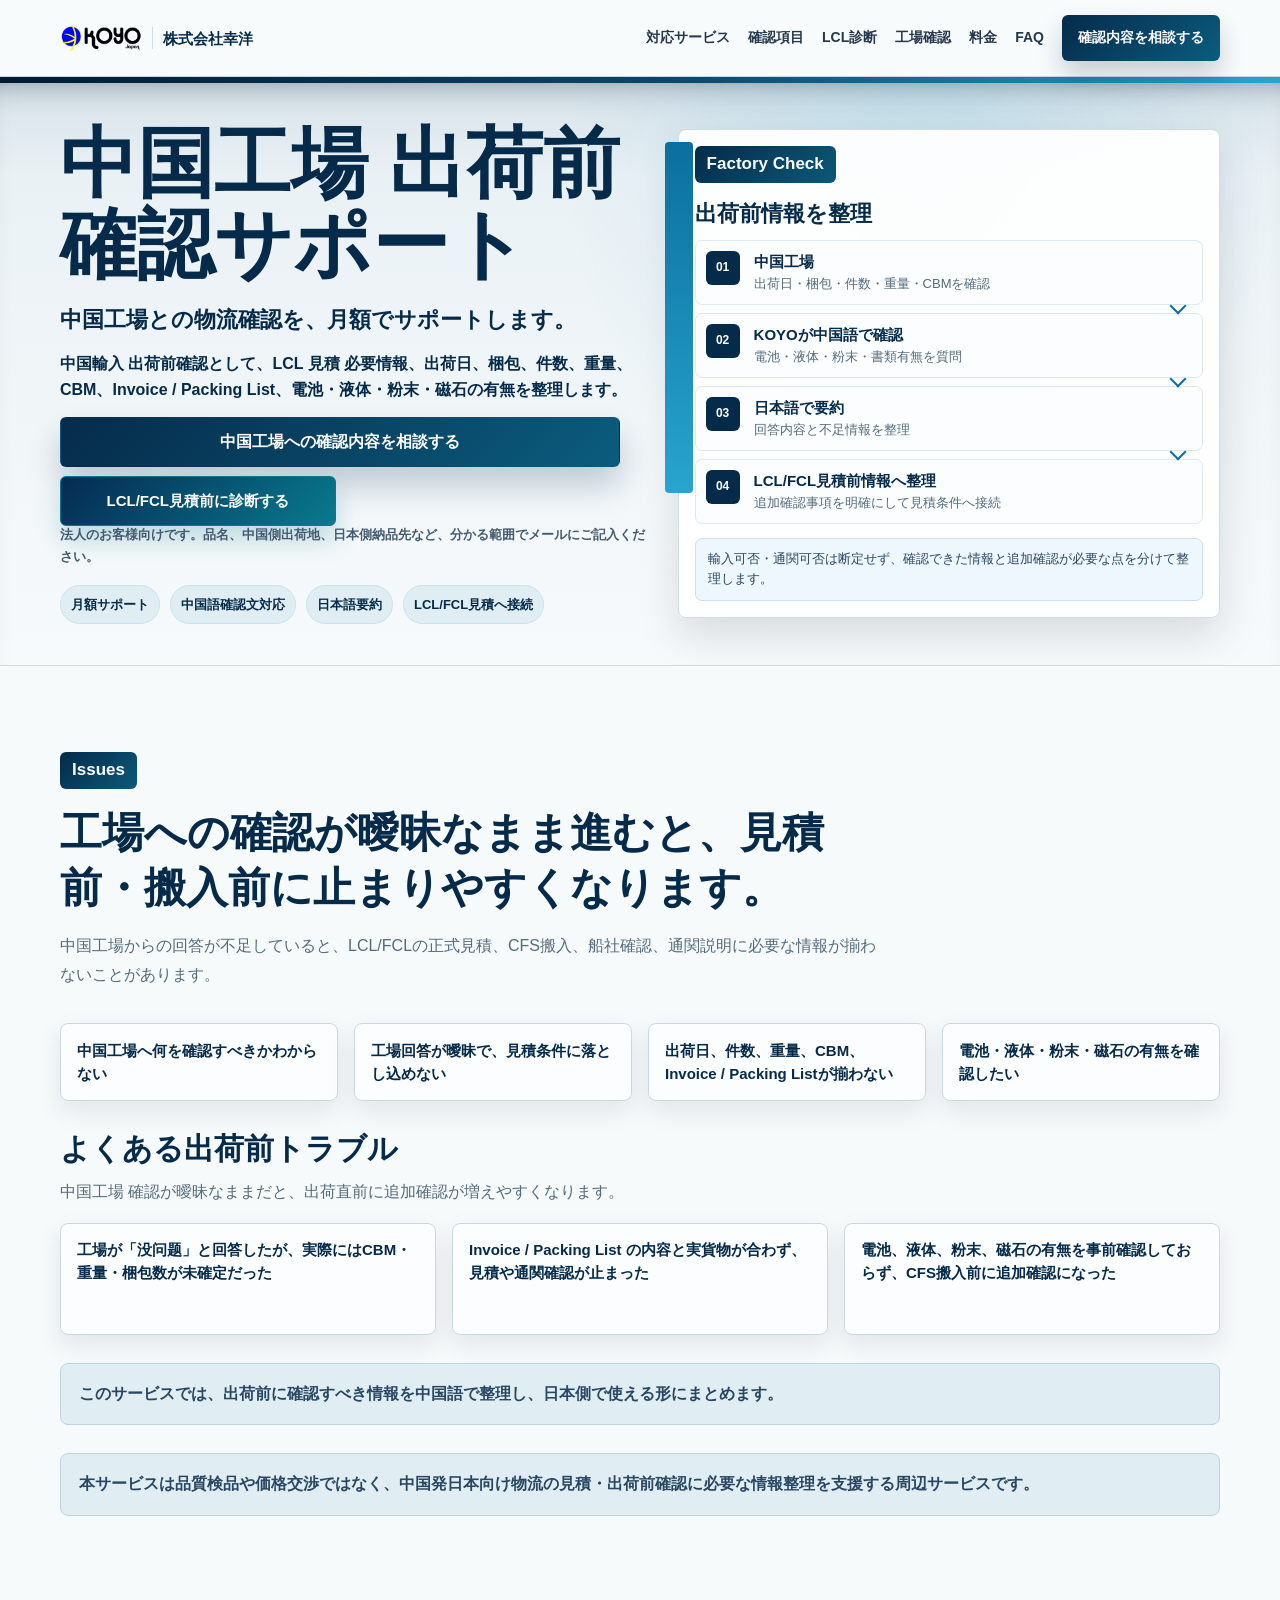
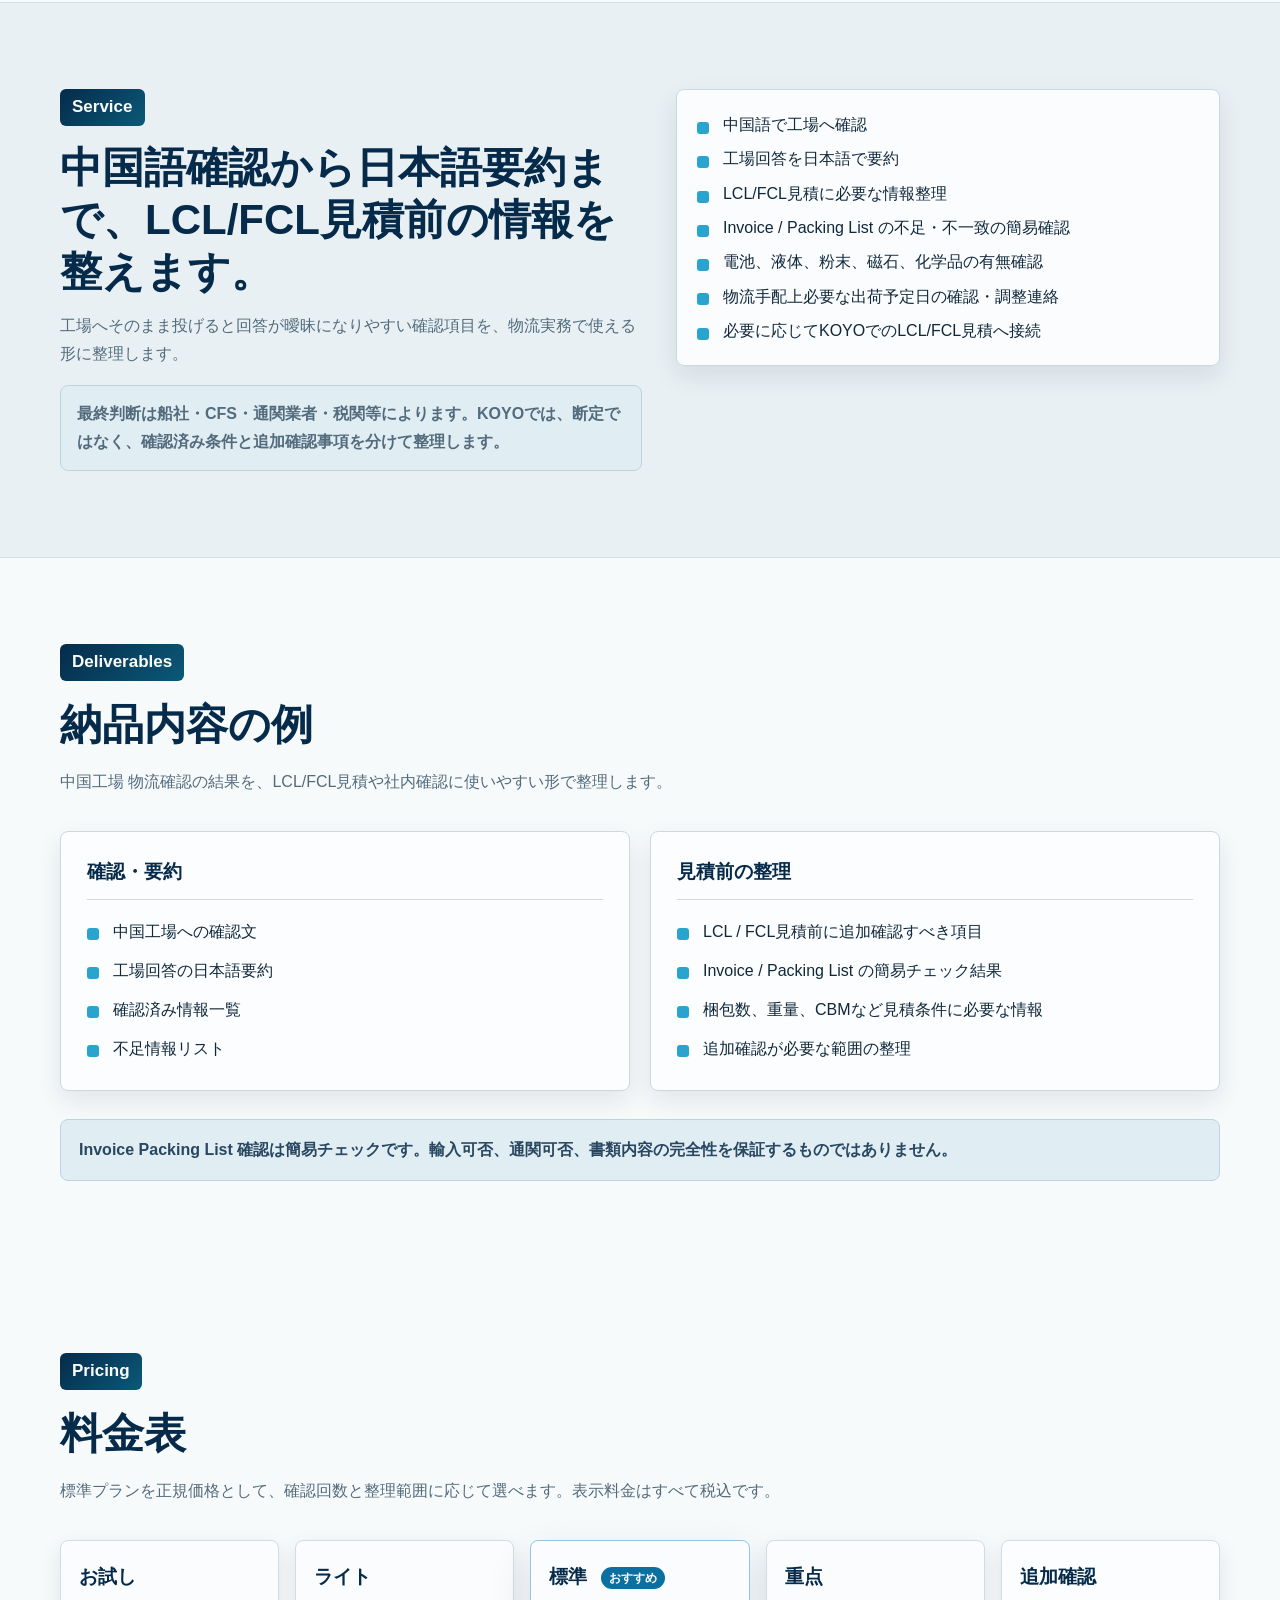
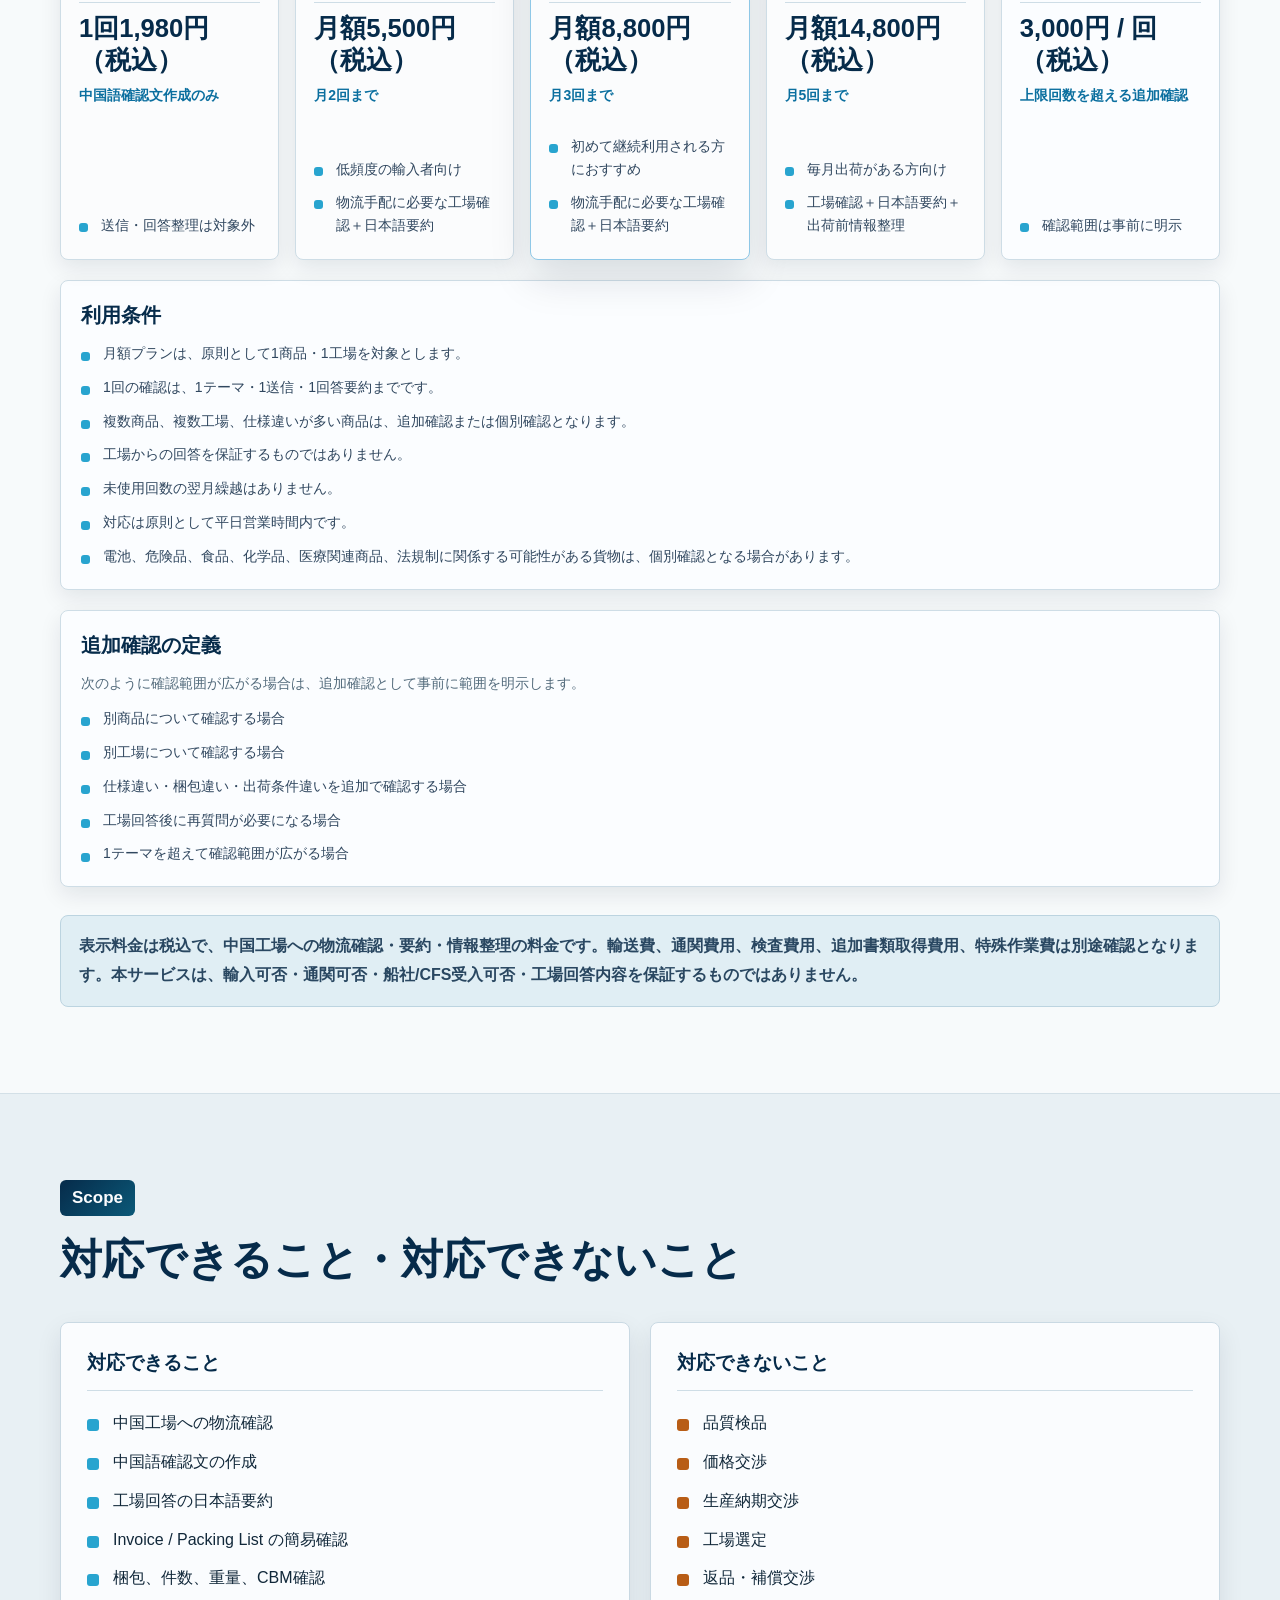
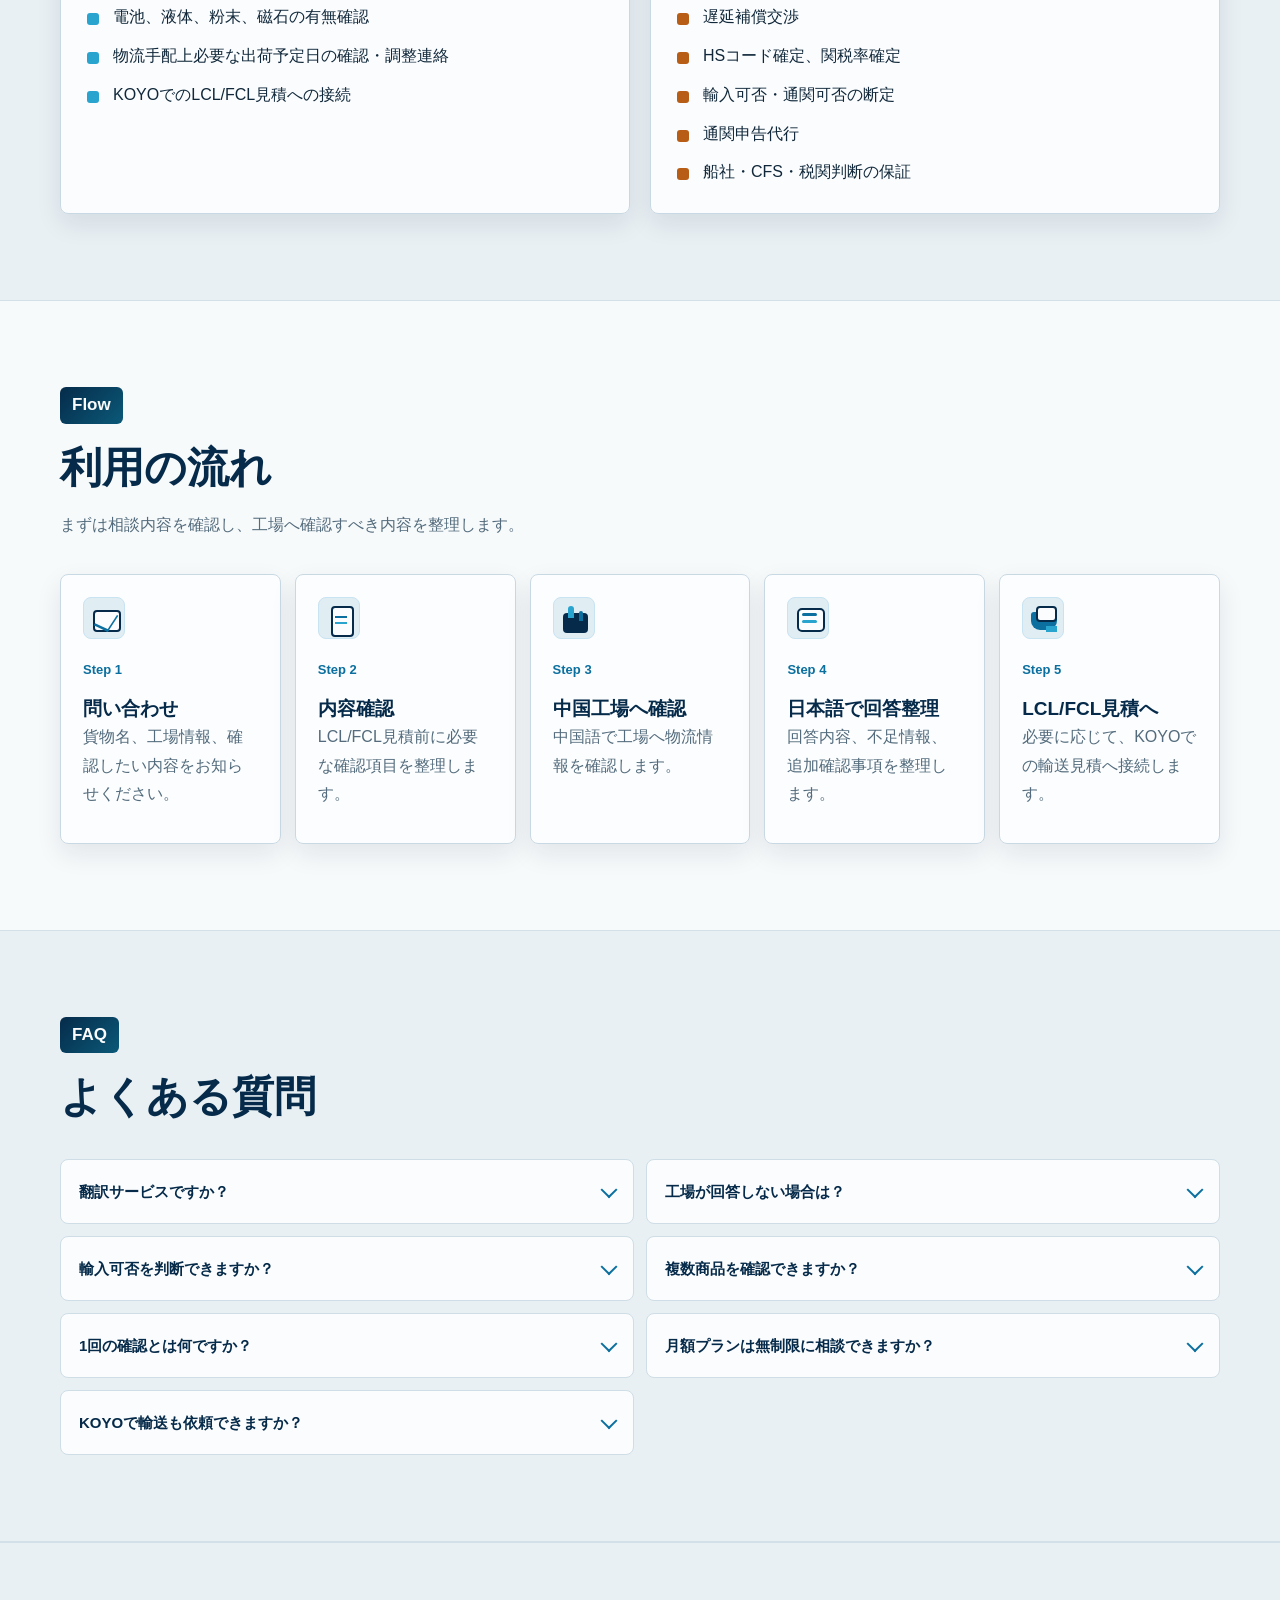
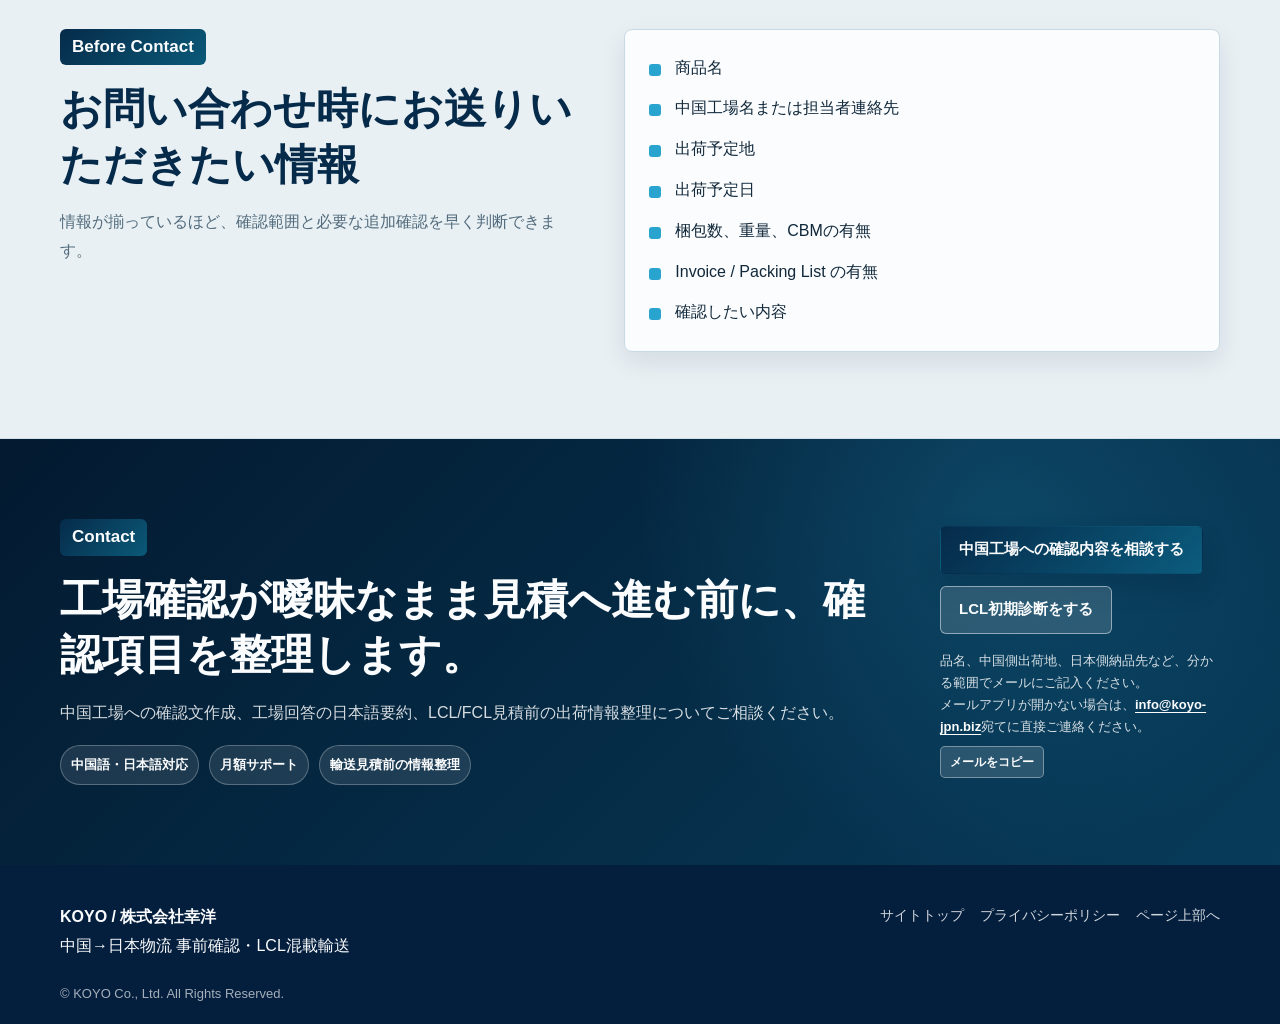
<file: factory-check.html>
<!doctype html>
<html lang="ja">
  <head>
    <meta charset="utf-8">
    <meta name="viewport" content="width=device-width, initial-scale=1">
    <title>中国工場 出荷前確認サポート｜中国輸入・LCL/FCL手配前の物流確認｜KOYO</title>
    <meta name="description" content="中国工場 確認と中国輸入 出荷前確認を月額でサポート。出荷日、梱包、重量、CBM、Invoice Packing List 確認、LCL 見積 必要情報など、中国工場 物流確認を日本語で整理します。">
    <meta property="og:title" content="中国工場 出荷前確認サポート｜KOYO">
    <meta property="og:description" content="中国工場との物流確認を月額でサポート。LCL/FCL見積前に必要な出荷情報を整理します。">
    <meta property="og:type" content="website">
    <meta property="og:url" content="https://koyo-jpn.biz/factory-check.html">
    <meta property="og:site_name" content="株式会社幸洋">
    <meta name="theme-color" content="#062a52">
    <link rel="canonical" href="https://koyo-jpn.biz/factory-check.html">
    <link rel="stylesheet" href="styles.css?v=mobile-fix-20260617c">
    <link rel="stylesheet" href="factory-tighten.css?v=mobile-fix-20260617c">
    <script async src="https://www.googletagmanager.com/gtag/js?id=G-XXFBEWN77W"></script>
    <script>
      window.dataLayer = window.dataLayer || [];
      function gtag(){dataLayer.push(arguments);}
      gtag("js", new Date());
      gtag("config", "G-XXFBEWN77W");
    </script>
    <script type="application/ld+json">
      {
        "@context": "https://schema.org",
        "@type": "Service",
        "name": "中国工場 出荷前確認サポート",
        "provider": {
          "@type": "Organization",
          "name": "株式会社幸洋",
          "url": "https://koyo-jpn.biz/"
        },
        "areaServed": ["China", "Japan"],
        "serviceType": "中国発日本向けLCL/FCL手配前の物流確認サポート",
        "description": "中国工場との出荷前確認を月額でサポートし、LCL/FCL見積に必要な物流情報を整理します。"
      }
    </script>
  </head>
  <body>
    <a class="skip-link" href="#main">本文へ移動</a>

    <header class="site-header" data-header>
      <div class="header-inner">
        <a class="brand" href="index.html#top" aria-label="KOYO 株式会社幸洋 トップへ">
          <img class="brand-image" src="assets/koyo-logo-cropped.png" alt="" aria-hidden="true">
          <span class="brand-divider" aria-hidden="true"></span>
          <span class="brand-company">株式会社幸洋</span>
        </a>
        <button class="nav-toggle" type="button" aria-expanded="false" aria-controls="site-nav" aria-label="メニューを開閉">
          <span class="nav-toggle-line" aria-hidden="true"></span>
        </button>
        <nav class="site-nav" id="site-nav" aria-label="主要ナビゲーション">
          <a href="index.html#services">対応サービス</a>
          <a href="index.html#checks">確認項目</a>
          <a href="lcl-check.html">LCL診断</a>
          <a href="factory-check.html" aria-current="page">工場確認</a>
          <a href="#pricing">料金</a>
          <a href="#faq">FAQ</a>
          <a class="nav-cta" href="#" data-contact-link>確認内容を相談する</a>
        </nav>
      </div>
    </header>

    <main id="main">
      <section class="hero factory-hero" id="top" aria-labelledby="factory-title">
        <div class="container hero-grid">
          <div class="hero-copy">
            <h1 id="factory-title">中国工場 出荷前確認サポート</h1>
            <p class="hero-text factory-hero-lead">中国工場との物流確認を、月額でサポートします。</p>
            <p class="hero-note">中国輸入 出荷前確認として、LCL 見積 必要情報、出荷日、梱包、件数、重量、CBM、Invoice / Packing List、電池・液体・粉末・磁石の有無を整理します。</p>
            <div class="hero-actions">
              <a class="button button-primary" href="#" data-contact-link>中国工場への確認内容を相談する</a>
              <a class="button button-lcl-check" href="lcl-check.html">LCL/FCL見積前に診断する</a>
            </div>
            <p class="hero-contact-note">法人のお客様向けです。品名、中国側出荷地、日本側納品先など、分かる範囲でメールにご記入ください。</p>
            <ul class="badge-list" aria-label="サービス概要">
              <li>月額サポート</li>
              <li>中国語確認文対応</li>
              <li>日本語要約</li>
              <li>LCL/FCL見積へ接続</li>
            </ul>
          </div>

          <div class="diagnostic-panel factory-panel" aria-label="中国工場確認サポート概要">
            <div class="panel-top">
              <div>
                <p class="panel-eyebrow">Factory Check</p>
                <h2>出荷前情報を整理</h2>
              </div>
            </div>
            <div class="factory-flow factory-flow-visual" aria-label="中国工場確認から見積前情報整理までの流れ">
              <article>
                <span>01</span>
                <div>
                  <h3>中国工場</h3>
                  <p>出荷日・梱包・件数・重量・CBMを確認</p>
                </div>
              </article>
              <article>
                <span>02</span>
                <div>
                  <h3>KOYOが中国語で確認</h3>
                  <p>電池・液体・粉末・書類有無を質問</p>
                </div>
              </article>
              <article>
                <span>03</span>
                <div>
                  <h3>日本語で要約</h3>
                  <p>回答内容と不足情報を整理</p>
                </div>
              </article>
              <article>
                <span>04</span>
                <div>
                  <h3>LCL/FCL見積前情報へ整理</h3>
                  <p>追加確認事項を明確にして見積条件へ接続</p>
                </div>
              </article>
            </div>
            <p class="panel-foot">輸入可否・通関可否は断定せず、確認できた情報と追加確認が必要な点を分けて整理します。</p>
          </div>
        </div>
      </section>

      <section class="section" id="issues" aria-labelledby="factory-issues-title">
        <div class="container">
          <div class="section-heading">
            <p class="section-label">Issues</p>
            <h2 id="factory-issues-title">工場への確認が曖昧なまま進むと、見積前・搬入前に止まりやすくなります。</h2>
            <p>中国工場からの回答が不足していると、LCL/FCLの正式見積、CFS搬入、船社確認、通関説明に必要な情報が揃わないことがあります。</p>
          </div>
          <div class="issue-grid">
            <article>中国工場へ何を確認すべきかわからない</article>
            <article>工場回答が曖昧で、見積条件に落とし込めない</article>
            <article>出荷日、件数、重量、CBM、Invoice / Packing Listが揃わない</article>
            <article>電池・液体・粉末・磁石の有無を確認したい</article>
          </div>
          <div class="section-heading section-subheading">
            <h3>よくある出荷前トラブル</h3>
            <p>中国工場 確認が曖昧なままだと、出荷直前に追加確認が増えやすくなります。</p>
          </div>
          <div class="issue-grid issue-grid-wide">
            <article>工場が「没问题」と回答したが、実際にはCBM・重量・梱包数が未確定だった</article>
            <article>Invoice / Packing List の内容と実貨物が合わず、見積や通関確認が止まった</article>
            <article>電池、液体、粉末、磁石の有無を事前確認しておらず、CFS搬入前に追加確認になった</article>
          </div>
          <p class="section-note">このサービスでは、出荷前に確認すべき情報を中国語で整理し、日本側で使える形にまとめます。</p>
          <p class="section-note">本サービスは品質検品や価格交渉ではなく、中国発日本向け物流の見積・出荷前確認に必要な情報整理を支援する周辺サービスです。</p>
        </div>
      </section>

      <section class="section section-muted" id="service" aria-labelledby="factory-service-title">
        <div class="container split-layout">
          <div>
            <p class="section-label">Service</p>
            <h2 id="factory-service-title">中国語確認から日本語要約まで、LCL/FCL見積前の情報を整えます。</h2>
            <p>工場へそのまま投げると回答が曖昧になりやすい確認項目を、物流実務で使える形に整理します。</p>
            <p class="caution">最終判断は船社・CFS・通関業者・税関等によります。KOYOでは、断定ではなく、確認済み条件と追加確認事項を分けて整理します。</p>
          </div>
          <div class="check-panel">
            <ul class="check-list">
              <li>中国語で工場へ確認</li>
              <li>工場回答を日本語で要約</li>
              <li>LCL/FCL見積に必要な情報整理</li>
              <li>Invoice / Packing List の不足・不一致の簡易確認</li>
              <li>電池、液体、粉末、磁石、化学品の有無確認</li>
              <li>物流手配上必要な出荷予定日の確認・調整連絡</li>
              <li>必要に応じてKOYOでのLCL/FCL見積へ接続</li>
            </ul>
          </div>
        </div>
      </section>

      <section class="section" id="deliverables" aria-labelledby="deliverables-title">
        <div class="container">
          <div class="section-heading">
            <p class="section-label">Deliverables</p>
            <h2 id="deliverables-title">納品内容の例</h2>
            <p>中国工場 物流確認の結果を、LCL/FCL見積や社内確認に使いやすい形で整理します。</p>
          </div>
          <div class="cargo-grid deliverable-grid">
            <article class="cargo-card">
              <h3>確認・要約</h3>
              <ul>
                <li>中国工場への確認文</li>
                <li>工場回答の日本語要約</li>
                <li>確認済み情報一覧</li>
                <li>不足情報リスト</li>
              </ul>
            </article>
            <article class="cargo-card">
              <h3>見積前の整理</h3>
              <ul>
                <li>LCL / FCL見積前に追加確認すべき項目</li>
                <li>Invoice / Packing List の簡易チェック結果</li>
                <li>梱包数、重量、CBMなど見積条件に必要な情報</li>
                <li>追加確認が必要な範囲の整理</li>
              </ul>
            </article>
          </div>
          <p class="section-note">Invoice Packing List 確認は簡易チェックです。輸入可否、通関可否、書類内容の完全性を保証するものではありません。</p>
        </div>
      </section>

      <section class="section" id="pricing" aria-labelledby="pricing-title">
        <div class="container">
          <div class="section-heading">
            <p class="section-label">Pricing</p>
            <h2 id="pricing-title">料金表</h2>
            <p>標準プランを正規価格として、確認回数と整理範囲に応じて選べます。表示料金はすべて税込です。</p>
          </div>
          <div class="pricing-grid">
            <article class="pricing-card">
              <h3>お試し</h3>
              <p class="pricing-price">1回1,980円（税込）</p>
              <p class="pricing-note">中国語確認文作成のみ</p>
              <ul>
                <li>送信・回答整理は対象外</li>
              </ul>
            </article>
            <article class="pricing-card">
              <h3>ライト</h3>
              <p class="pricing-price">月額5,500円（税込）</p>
              <p class="pricing-note">月2回まで</p>
              <ul>
                <li>低頻度の輸入者向け</li>
                <li>物流手配に必要な工場確認＋日本語要約</li>
              </ul>
            </article>
            <article class="pricing-card pricing-card-featured">
              <h3>標準 <span class="pricing-badge">おすすめ</span></h3>
              <p class="pricing-price">月額8,800円（税込）</p>
              <p class="pricing-note">月3回まで</p>
              <ul>
                <li>初めて継続利用される方におすすめ</li>
                <li>物流手配に必要な工場確認＋日本語要約</li>
              </ul>
            </article>
            <article class="pricing-card">
              <h3>重点</h3>
              <p class="pricing-price">月額14,800円（税込）</p>
              <p class="pricing-note">月5回まで</p>
              <ul>
                <li>毎月出荷がある方向け</li>
                <li>工場確認＋日本語要約＋出荷前情報整理</li>
              </ul>
            </article>
            <article class="pricing-card pricing-card-additional">
              <h3>追加確認</h3>
              <p class="pricing-price">3,000円 / 回（税込）</p>
              <p class="pricing-note">上限回数を超える追加確認</p>
              <ul>
                <li>確認範囲は事前に明示</li>
              </ul>
            </article>
          </div>
          <div class="pricing-conditions" aria-labelledby="pricing-conditions-title">
            <h3 id="pricing-conditions-title">利用条件</h3>
            <ul>
              <li>月額プランは、原則として1商品・1工場を対象とします。</li>
              <li>1回の確認は、1テーマ・1送信・1回答要約までです。</li>
              <li>複数商品、複数工場、仕様違いが多い商品は、追加確認または個別確認となります。</li>
              <li>工場からの回答を保証するものではありません。</li>
              <li>未使用回数の翌月繰越はありません。</li>
              <li>対応は原則として平日営業時間内です。</li>
              <li>電池、危険品、食品、化学品、医療関連商品、法規制に関係する可能性がある貨物は、個別確認となる場合があります。</li>
            </ul>
          </div>
          <div class="pricing-conditions" aria-labelledby="additional-check-title">
            <h3 id="additional-check-title">追加確認の定義</h3>
            <p class="condition-lead">次のように確認範囲が広がる場合は、追加確認として事前に範囲を明示します。</p>
            <ul>
              <li>別商品について確認する場合</li>
              <li>別工場について確認する場合</li>
              <li>仕様違い・梱包違い・出荷条件違いを追加で確認する場合</li>
              <li>工場回答後に再質問が必要になる場合</li>
              <li>1テーマを超えて確認範囲が広がる場合</li>
            </ul>
          </div>
          <p class="section-note">表示料金は税込で、中国工場への物流確認・要約・情報整理の料金です。輸送費、通関費用、検査費用、追加書類取得費用、特殊作業費は別途確認となります。本サービスは、輸入可否・通関可否・船社/CFS受入可否・工場回答内容を保証するものではありません。</p>
        </div>
      </section>

      <section class="section section-muted" id="scope" aria-labelledby="scope-title">
        <div class="container">
          <div class="section-heading">
            <p class="section-label">Scope</p>
            <h2 id="scope-title">対応できること・対応できないこと</h2>
          </div>
          <div class="cargo-grid">
            <article class="cargo-card">
              <h3>対応できること</h3>
              <ul>
                <li>中国工場への物流確認</li>
                <li>中国語確認文の作成</li>
                <li>工場回答の日本語要約</li>
                <li>Invoice / Packing List の簡易確認</li>
                <li>梱包、件数、重量、CBM確認</li>
                <li>電池、液体、粉末、磁石の有無確認</li>
                <li>物流手配上必要な出荷予定日の確認・調整連絡</li>
                <li>KOYOでのLCL/FCL見積への接続</li>
              </ul>
            </article>
            <article class="cargo-card cargo-card-alert">
              <h3>対応できないこと</h3>
              <ul>
                <li>品質検品</li>
                <li>価格交渉</li>
                <li>生産納期交渉</li>
                <li>工場選定</li>
                <li>返品・補償交渉</li>
                <li>遅延補償交渉</li>
                <li>HSコード確定、関税率確定</li>
                <li>輸入可否・通関可否の断定</li>
                <li>通関申告代行</li>
                <li>船社・CFS・税関判断の保証</li>
              </ul>
            </article>
          </div>
        </div>
      </section>

      <section class="section" id="flow" aria-labelledby="factory-flow-title">
        <div class="container">
          <div class="section-heading">
            <p class="section-label">Flow</p>
            <h2 id="factory-flow-title">利用の流れ</h2>
            <p>まずは相談内容を確認し、工場へ確認すべき内容を整理します。</p>
          </div>
          <div class="timeline factory-timeline">
            <article>
              <i class="timeline-icon timeline-icon-mail" aria-hidden="true"></i>
              <span>Step 1</span>
              <h3>問い合わせ</h3>
              <p>貨物名、工場情報、確認したい内容をお知らせください。</p>
            </article>
            <article>
              <i class="timeline-icon timeline-icon-doc" aria-hidden="true"></i>
              <span>Step 2</span>
              <h3>内容確認</h3>
              <p>LCL/FCL見積前に必要な確認項目を整理します。</p>
            </article>
            <article>
              <i class="timeline-icon timeline-icon-factory" aria-hidden="true"></i>
              <span>Step 3</span>
              <h3>中国工場へ確認</h3>
              <p>中国語で工場へ物流情報を確認します。</p>
            </article>
            <article>
              <i class="timeline-icon timeline-icon-translate" aria-hidden="true"></i>
              <span>Step 4</span>
              <h3>日本語で回答整理</h3>
              <p>回答内容、不足情報、追加確認事項を整理します。</p>
            </article>
            <article>
              <i class="timeline-icon timeline-icon-quote" aria-hidden="true"></i>
              <span>Step 5</span>
              <h3>LCL/FCL見積へ</h3>
              <p>必要に応じて、KOYOでの輸送見積へ接続します。</p>
            </article>
          </div>
        </div>
      </section>

      <section class="section section-muted" id="faq" aria-labelledby="faq-title">
        <div class="container">
          <div class="section-heading">
            <p class="section-label">FAQ</p>
            <h2 id="faq-title">よくある質問</h2>
          </div>
          <div class="faq-list">
            <article class="faq-item">
              <button type="button" aria-expanded="false">翻訳サービスですか？</button>
              <div class="faq-answer"><p>単純な翻訳だけではありません。LCL/FCL見積前に必要な物流情報を確認し、日本語で実務に使いやすく整理します。</p></div>
            </article>
            <article class="faq-item">
              <button type="button" aria-expanded="false">工場が回答しない場合は？</button>
              <div class="faq-answer"><p>未回答または回答不足として整理し、追加確認が必要な項目を明示します。工場からの回答を保証するサービスではありません。</p></div>
            </article>
            <article class="faq-item">
              <button type="button" aria-expanded="false">輸入可否を判断できますか？</button>
              <div class="faq-answer"><p>輸入可否・通関可否の断定は行いません。最終判断は船社・CFS・通関業者・税関等によります。</p></div>
            </article>
            <article class="faq-item">
              <button type="button" aria-expanded="false">複数商品を確認できますか？</button>
              <div class="faq-answer"><p>原則として、1商品・1工場が対象です。複数商品、複数工場、仕様違いが多い商品については、通常プランの対象外または追加確認として扱います。対応前に確認範囲を決めたうえで進めます。</p></div>
            </article>
            <article class="faq-item">
              <button type="button" aria-expanded="false">1回の確認とは何ですか？</button>
              <div class="faq-answer"><p>1回の確認は、1テーマ・1送信・1回答要約までを目安としています。追加質問、別テーマの確認、複数商品の確認が必要な場合は、追加確認として扱う場合があります。</p></div>
            </article>
            <article class="faq-item">
              <button type="button" aria-expanded="false">月額プランは無制限に相談できますか？</button>
              <div class="faq-answer"><p>無制限対応ではありません。標準プランは月3回まで、重点プランは月5回までです。上限を超える確認は、追加確認として対応します。</p></div>
            </article>
            <article class="faq-item">
              <button type="button" aria-expanded="false">KOYOで輸送も依頼できますか？</button>
              <div class="faq-answer"><p>可能です。工場確認で出荷情報が整理できた後、必要に応じて中国発日本向けLCL/FCL見積へ接続します。</p></div>
            </article>
          </div>
        </div>
      </section>

      <section class="section section-muted" id="inquiry-info" aria-labelledby="inquiry-info-title">
        <div class="container split-layout">
          <div>
            <p class="section-label">Before Contact</p>
            <h2 id="inquiry-info-title">お問い合わせ時にお送りいただきたい情報</h2>
            <p>情報が揃っているほど、確認範囲と必要な追加確認を早く判断できます。</p>
          </div>
          <div class="check-panel">
            <ul class="check-list">
              <li>商品名</li>
              <li>中国工場名または担当者連絡先</li>
              <li>出荷予定地</li>
              <li>出荷予定日</li>
              <li>梱包数、重量、CBMの有無</li>
              <li>Invoice / Packing List の有無</li>
              <li>確認したい内容</li>
            </ul>
          </div>
        </div>
      </section>

      <section class="final-cta" id="contact" aria-labelledby="factory-contact-title">
        <div class="container final-cta-inner">
          <div>
            <p class="section-label">Contact</p>
            <h2 id="factory-contact-title">工場確認が曖昧なまま見積へ進む前に、確認項目を整理します。</h2>
            <p>中国工場への確認文作成、工場回答の日本語要約、LCL/FCL見積前の出荷情報整理についてご相談ください。</p>
            <ul class="cta-points">
              <li>中国語・日本語対応</li>
              <li>月額サポート</li>
              <li>輸送見積前の情報整理</li>
            </ul>
          </div>
          <div class="final-actions">
            <a class="button button-primary" href="#" data-contact-link>中国工場への確認内容を相談する</a>
            <a class="button button-light" href="lcl-check.html">LCL初期診断をする</a>
            <p class="mail-fallback">
              品名、中国側出荷地、日本側納品先など、分かる範囲でメールにご記入ください。<br>
              メールアプリが開かない場合は、<a href="#" data-contact-link data-contact-email>問い合わせ先メール</a>宛てに直接ご連絡ください。
              <button class="copy-email" type="button" data-copy-email>メールをコピー</button>
            </p>
          </div>
        </div>
      </section>
    </main>

    <footer class="site-footer">
      <div class="container footer-inner">
        <div>
          <p class="footer-brand">KOYO / 株式会社幸洋</p>
          <p>中国→日本物流 事前確認・LCL混載輸送</p>
        </div>
        <div class="footer-links">
          <a href="index.html">サイトトップ</a>
          <a href="privacy.html">プライバシーポリシー</a>
          <a href="#top">ページ上部へ</a>
        </div>
      </div>
      <p class="copyright">© KOYO Co., Ltd. All Rights Reserved.</p>
    </footer>

    <div class="contact-toast" data-contact-toast role="status" aria-live="polite" aria-hidden="true">
      <span data-contact-toast-message>メールアプリが開かない場合は、問い合わせ先メールをコピーしてご連絡ください。</span>
      <button type="button" data-copy-email>コピー</button>
    </div>

    <script src="script.js"></script>
  </body>
</html>
</file>
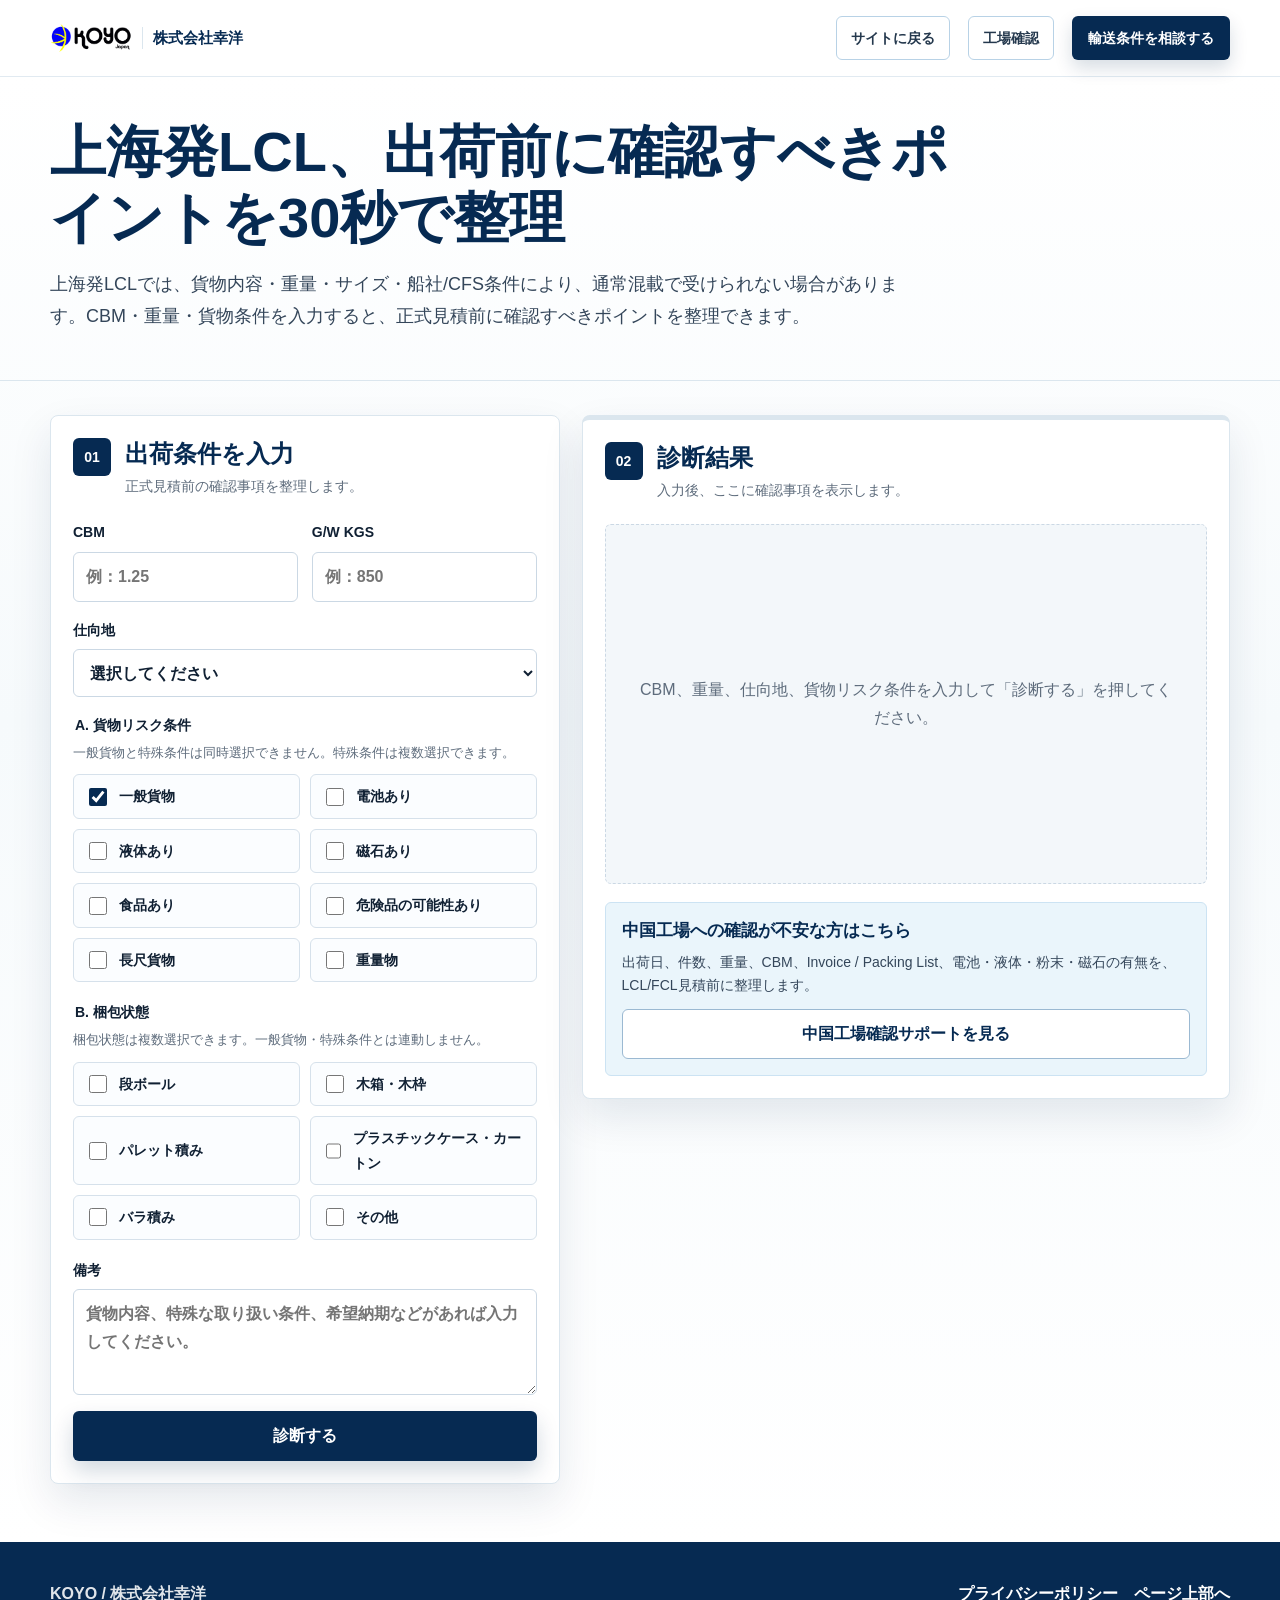
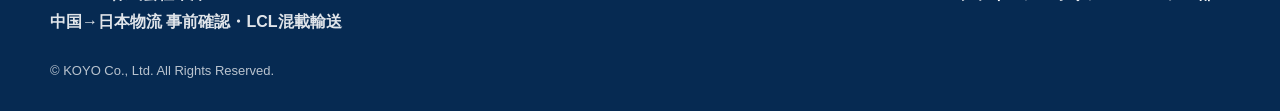
<file: lcl-check.html>
<!doctype html>
<html lang="ja">
  <head>
    <meta charset="utf-8">
    <meta name="viewport" content="width=device-width, initial-scale=1">
    <title>上海発LCL 初期診断ツール | KOYO</title>
    <meta name="description" content="上海発LCLのCBM、重量、貨物条件を入力し、正式見積前に確認すべきポイントを整理するKOYO向け初期診断ツールです。">
    <link rel="stylesheet" href="lcl-check.css?v=20260609-7">
    <!-- Google tag (gtag.js) -->
    <script async src="https://www.googletagmanager.com/gtag/js?id=G-XXFBEWN77W"></script>
    <script>
      window.dataLayer = window.dataLayer || [];
      function gtag(){dataLayer.push(arguments);}
      gtag("js", new Date());
      gtag("config", "G-XXFBEWN77W");
    </script>
  </head>
  <body>
    <header class="koyo-lcl-site-header">
      <div class="koyo-lcl-container koyo-lcl-header-inner">
        <a class="koyo-lcl-brand" href="index.html" aria-label="KOYO 株式会社幸洋 サイトトップへ">
          <img class="koyo-lcl-brand-image" src="assets/koyo-logo-cropped.png" alt="" aria-hidden="true">
          <span class="koyo-lcl-brand-divider" aria-hidden="true"></span>
          <span class="koyo-lcl-brand-company">株式会社幸洋</span>
        </a>
        <nav class="koyo-lcl-nav" aria-label="初期診断ツール ナビゲーション">
          <a class="koyo-lcl-nav-link" href="index.html">サイトに戻る</a>
          <a class="koyo-lcl-nav-link" href="factory-check.html">工場確認</a>
          <a class="koyo-lcl-nav-cta" href="#" data-contact-link>輸送条件を相談する</a>
        </nav>
      </div>
    </header>

    <main class="koyo-lcl-page">
      <section class="koyo-lcl-hero" aria-labelledby="koyo-lcl-title">
        <div class="koyo-lcl-container">
          <div class="koyo-lcl-hero-copy">
            <h1 id="koyo-lcl-title">上海発LCL、出荷前に確認すべきポイントを30秒で整理</h1>
            <p>
              上海発LCLでは、貨物内容・重量・サイズ・船社/CFS条件により、通常混載で受けられない場合があります。CBM・重量・貨物条件を入力すると、正式見積前に確認すべきポイントを整理できます。
            </p>
          </div>
        </div>
      </section>

      <section class="koyo-lcl-tool" aria-label="上海発LCL 初期診断フォーム">
        <div class="koyo-lcl-container koyo-lcl-tool-grid">
          <form class="koyo-lcl-card koyo-lcl-form" id="koyo-lcl-form" novalidate>
            <div class="koyo-lcl-card-head">
              <span class="koyo-lcl-step">01</span>
              <div>
                <h2>出荷条件を入力</h2>
                <p>正式見積前の確認事項を整理します。</p>
              </div>
            </div>

            <div class="koyo-lcl-field-grid">
              <label class="koyo-lcl-field" for="koyo-lcl-cbm">
                <span>CBM</span>
                <input id="koyo-lcl-cbm" name="cbm" type="number" min="0" step="0.01" inputmode="decimal" placeholder="例：1.25" required>
              </label>

              <label class="koyo-lcl-field" for="koyo-lcl-weight">
                <span>G/W KGS</span>
                <input id="koyo-lcl-weight" name="weight" type="number" min="0" step="0.01" inputmode="decimal" placeholder="例：850" required>
              </label>
            </div>

            <label class="koyo-lcl-field" for="koyo-lcl-destination">
              <span>仕向地</span>
              <select id="koyo-lcl-destination" name="destination" required>
                <option value="">選択してください</option>
                <option value="tokyo">東京</option>
                <option value="nagoya">名古屋</option>
                <option value="osaka">大阪</option>
              </select>
            </label>

            <fieldset class="koyo-lcl-condition-group">
              <legend>A. 貨物リスク条件</legend>
              <p class="koyo-lcl-help">一般貨物と特殊条件は同時選択できません。特殊条件は複数選択できます。</p>
              <div class="koyo-lcl-check-grid">
                <label class="koyo-lcl-check">
                  <input type="checkbox" name="cargoRiskCondition" value="general" checked>
                  <span>一般貨物</span>
                </label>
                <label class="koyo-lcl-check">
                  <input type="checkbox" name="cargoRiskCondition" value="battery">
                  <span>電池あり</span>
                </label>
                <label class="koyo-lcl-check">
                  <input type="checkbox" name="cargoRiskCondition" value="liquid">
                  <span>液体あり</span>
                </label>
                <label class="koyo-lcl-check">
                  <input type="checkbox" name="cargoRiskCondition" value="magnet">
                  <span>磁石あり</span>
                </label>
                <label class="koyo-lcl-check">
                  <input type="checkbox" name="cargoRiskCondition" value="food">
                  <span>食品あり</span>
                </label>
                <label class="koyo-lcl-check">
                  <input type="checkbox" name="cargoRiskCondition" value="dangerous">
                  <span>危険品の可能性あり</span>
                </label>
                <label class="koyo-lcl-check">
                  <input type="checkbox" name="cargoRiskCondition" value="long">
                  <span>長尺貨物</span>
                </label>
                <label class="koyo-lcl-check">
                  <input type="checkbox" name="cargoRiskCondition" value="heavy">
                  <span>重量物</span>
                </label>
              </div>
            </fieldset>

            <fieldset class="koyo-lcl-condition-group">
              <legend>B. 梱包状態</legend>
              <p class="koyo-lcl-help">梱包状態は複数選択できます。一般貨物・特殊条件とは連動しません。</p>
              <div class="koyo-lcl-check-grid">
                <label class="koyo-lcl-check">
                  <input type="checkbox" name="packingCondition" value="carton">
                  <span>段ボール</span>
                </label>
                <label class="koyo-lcl-check">
                  <input type="checkbox" name="packingCondition" value="wooden">
                  <span>木箱・木枠</span>
                </label>
                <label class="koyo-lcl-check">
                  <input type="checkbox" name="packingCondition" value="pallet">
                  <span>パレット積み</span>
                </label>
                <label class="koyo-lcl-check">
                  <input type="checkbox" name="packingCondition" value="plastic">
                  <span>プラスチックケース・カートン</span>
                </label>
                <label class="koyo-lcl-check">
                  <input type="checkbox" name="packingCondition" value="loose">
                  <span>バラ積み</span>
                </label>
                <label class="koyo-lcl-check">
                  <input type="checkbox" name="packingCondition" value="other">
                  <span>その他</span>
                </label>
              </div>
            </fieldset>

            <label class="koyo-lcl-field" for="koyo-lcl-remarks">
              <span>備考</span>
              <textarea id="koyo-lcl-remarks" name="remarks" rows="3" placeholder="貨物内容、特殊な取り扱い条件、希望納期などがあれば入力してください。"></textarea>
            </label>

            <div class="koyo-lcl-error" id="koyo-lcl-error" role="alert" hidden></div>

            <button class="koyo-lcl-button koyo-lcl-button-primary" type="submit">診断する</button>
          </form>

          <section class="koyo-lcl-card koyo-lcl-result-card koyo-lcl-result-neutral" id="koyo-lcl-result" aria-live="polite">
            <div class="koyo-lcl-card-head">
              <span class="koyo-lcl-step">02</span>
              <div>
                <h2>診断結果</h2>
                <p>入力後、ここに確認事項を表示します。</p>
              </div>
            </div>

            <div class="koyo-lcl-empty" id="koyo-lcl-empty">
              <p>CBM、重量、仕向地、貨物リスク条件を入力して「診断する」を押してください。</p>
            </div>

            <div class="koyo-lcl-result-body" id="koyo-lcl-result-body" hidden>
              <div class="koyo-lcl-status-grid" aria-label="診断ステータス概要">
                <div>
                  <span>リスクレベル</span>
                  <strong id="koyo-lcl-risk-level">-</strong>
                </div>
                <div>
                  <span>日本側費用目安</span>
                  <strong id="koyo-lcl-japan-cost">-</strong>
                </div>
                <div>
                  <span>診断ステータス</span>
                  <strong id="koyo-lcl-diagnosis-status">-</strong>
                </div>
              </div>

              <div class="koyo-lcl-summary-grid">
                <div>
                  <span>仕向地</span>
                  <strong id="koyo-lcl-result-destination">-</strong>
                </div>
                <div>
                  <span>入力CBM</span>
                  <strong id="koyo-lcl-result-cbm">-</strong>
                </div>
                <div>
                  <span>入力重量</span>
                  <strong id="koyo-lcl-result-weight">-</strong>
                </div>
                <div>
                  <span>課金RT目安</span>
                  <strong id="koyo-lcl-result-rt">-</strong>
                </div>
              </div>

              <p class="koyo-lcl-rt-note">課金RTは目安です。実際の課金基準は船社・CFS・貨物形状・重量条件により異なります。</p>

              <div class="koyo-lcl-estimate-box" id="koyo-lcl-japan-cost-box">
                <h3>日本側費用目安</h3>
                <p class="koyo-lcl-estimate-main" id="koyo-lcl-japan-cost-main">-</p>
                <p class="koyo-lcl-estimate-note" id="koyo-lcl-japan-cost-note">-</p>
              </div>

              <div class="koyo-lcl-result-section">
                <h3>初期診断結果</h3>
                <ul class="koyo-lcl-result-list" id="koyo-lcl-diagnosis-list"></ul>
              </div>

              <div class="koyo-lcl-result-section">
                <h3>仕向地別確認ポイント</h3>
                <ul class="koyo-lcl-required-list" id="koyo-lcl-destination-note"></ul>
              </div>

              <div class="koyo-lcl-result-section">
                <h3>正式見積に必要な情報</h3>
                <ul class="koyo-lcl-required-list" id="koyo-lcl-required-list"></ul>
              </div>

              <div class="koyo-lcl-result-section">
                <h3>注意事項</h3>
                <ul class="koyo-lcl-caution-list" id="koyo-lcl-caution-list"></ul>
              </div>

              <a class="koyo-lcl-button koyo-lcl-button-mail" id="koyo-lcl-mail-button" href="#" aria-disabled="true">診断結果をもとにLCL輸送を相談する</a>
              <p class="koyo-lcl-contact-note">品名、中国側出荷地、日本側納品先など、分かる範囲でメールにご記入ください。入力済みの診断情報も本文へ反映されます。</p>
            </div>

            <div class="koyo-lcl-factory-cta">
              <h3>中国工場への確認が不安な方はこちら</h3>
              <p>出荷日、件数、重量、CBM、Invoice / Packing List、電池・液体・粉末・磁石の有無を、LCL/FCL見積前に整理します。</p>
              <a class="koyo-lcl-button koyo-lcl-button-secondary" href="factory-check.html">中国工場確認サポートを見る</a>
            </div>
          </section>
        </div>
      </section>
    </main>

    <footer class="koyo-lcl-footer">
      <div class="koyo-lcl-container koyo-lcl-footer-inner">
        <div>
          <p class="koyo-lcl-footer-brand">KOYO / 株式会社幸洋</p>
          <p>中国→日本物流 事前確認・LCL混載輸送</p>
        </div>
        <div class="koyo-lcl-footer-links">
          <a href="privacy.html">プライバシーポリシー</a>
          <a href="#koyo-lcl-title">ページ上部へ</a>
        </div>
      </div>
      <p class="koyo-lcl-copyright">© KOYO Co., Ltd. All Rights Reserved.</p>
    </footer>

    <script src="script.js?v=20260731-1"></script>
    <script src="lcl-check.js?v=20260731-1"></script>
  </body>
</html>
</file>
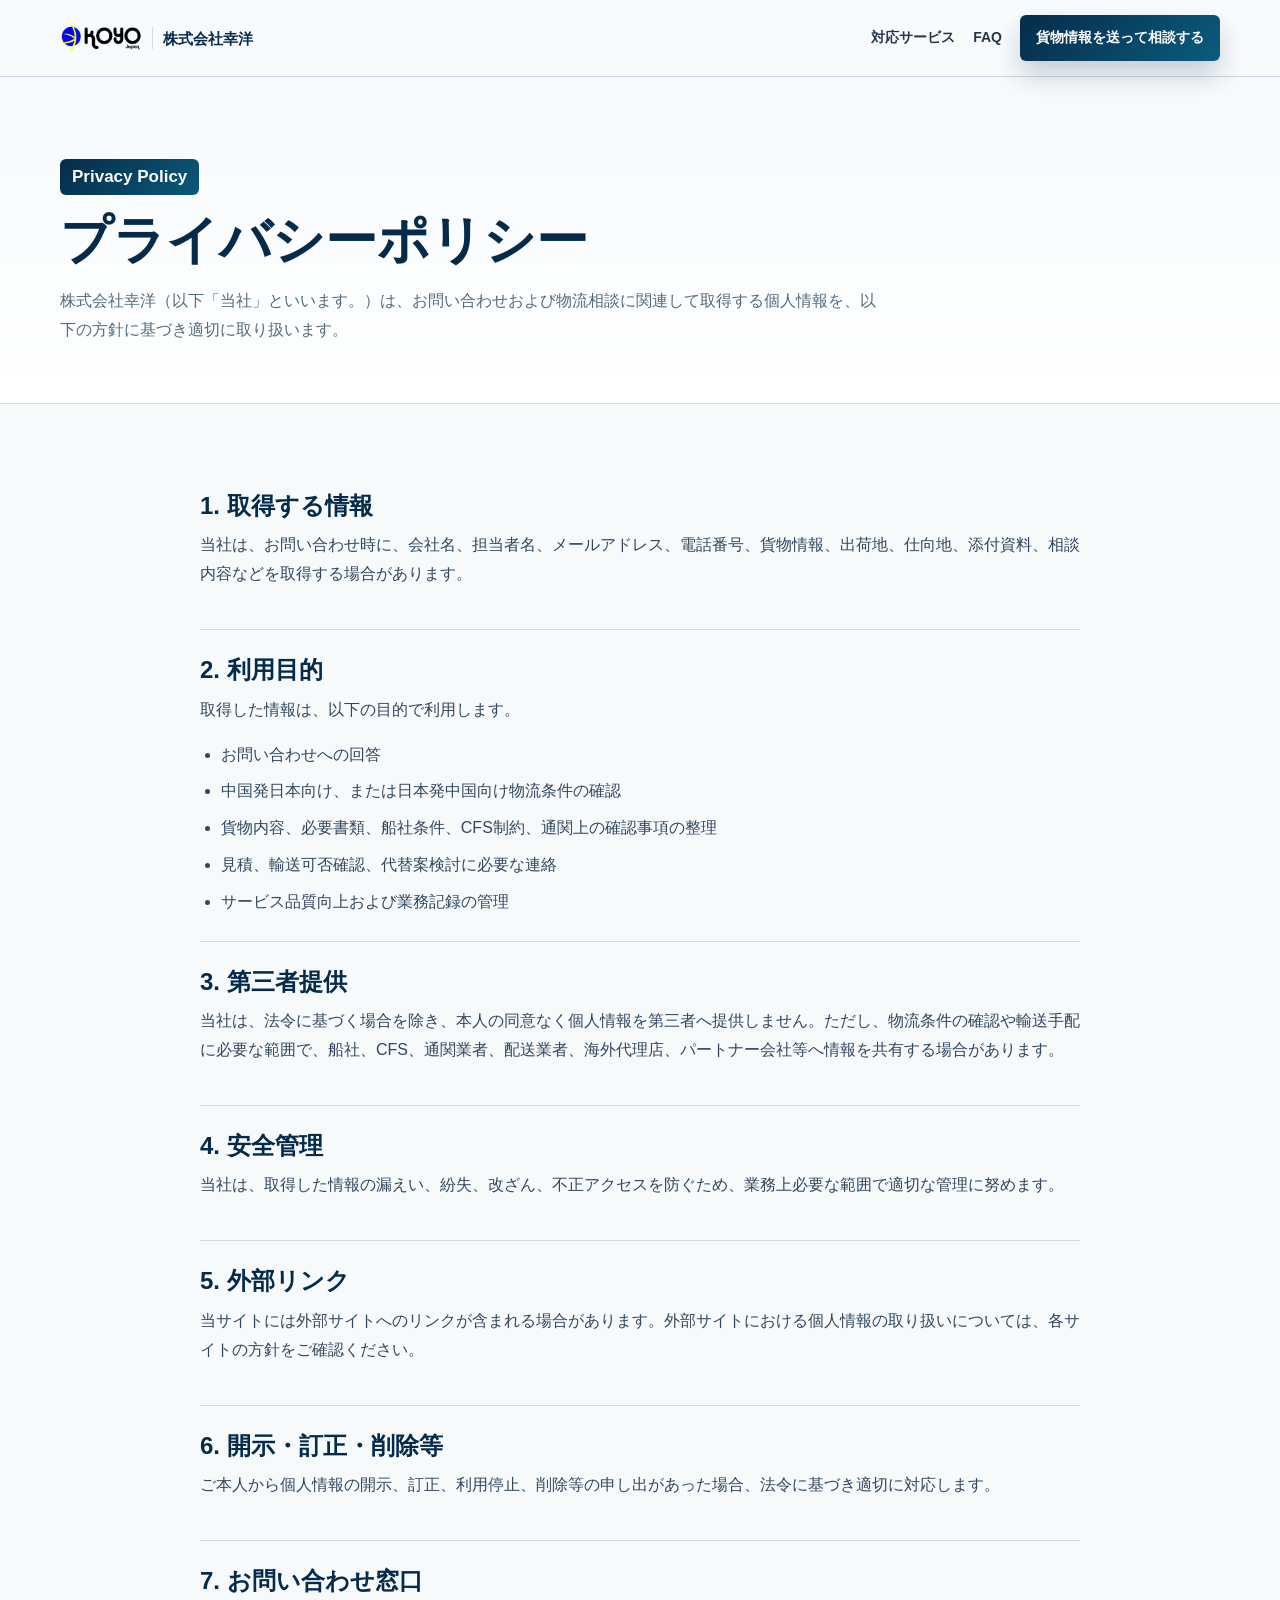
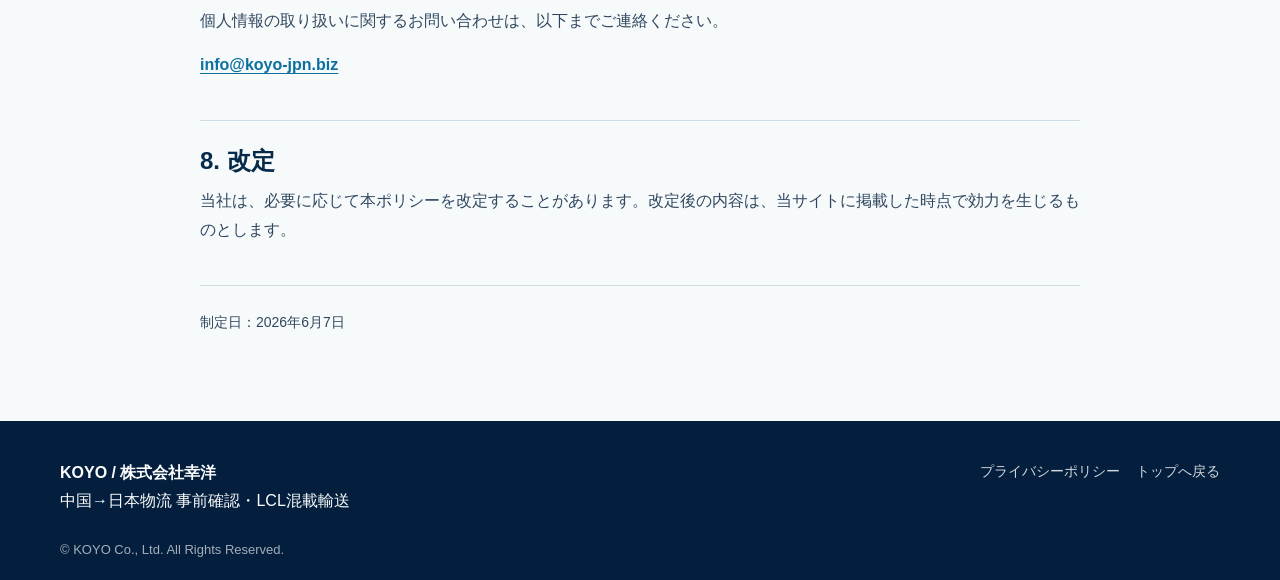
<file: privacy.html>
<!doctype html>
<html lang="ja">
  <head>
    <meta charset="utf-8">
    <meta name="viewport" content="width=device-width, initial-scale=1">
    <title>プライバシーポリシー｜株式会社幸洋</title>
    <meta name="description" content="株式会社幸洋のプライバシーポリシーです。お問い合わせ時に取得する個人情報の利用目的、管理、第三者提供、お問い合わせ窓口について記載しています。">
    <meta name="robots" content="index,follow">
    <meta name="theme-color" content="#062a52">
    <link rel="canonical" href="https://koyo-jpn.biz/privacy.html">
    <link rel="stylesheet" href="styles.css">
    <script async src="https://www.googletagmanager.com/gtag/js?id=G-XXFBEWN77W"></script>
    <script>
      window.dataLayer = window.dataLayer || [];
      function gtag(){dataLayer.push(arguments);}
      gtag("js", new Date());
      gtag("config", "G-XXFBEWN77W");
    </script>
  </head>
  <body>
    <a class="skip-link" href="#main">本文へ移動</a>

    <header class="site-header" data-header>
      <div class="header-inner">
        <a class="brand" href="index.html#top" aria-label="KOYO 株式会社幸洋 トップへ">
          <img class="brand-image" src="assets/koyo-logo-cropped.png" alt="" aria-hidden="true">
          <span class="brand-divider" aria-hidden="true"></span>
          <span class="brand-company">株式会社幸洋</span>
        </a>
        <nav class="site-nav site-nav-simple" aria-label="主要ナビゲーション">
          <a href="index.html#services">対応サービス</a>
          <a href="index.html#faq">FAQ</a>
          <a class="nav-cta" href="mailto:info@koyo-jpn.biz?subject=%E4%B8%AD%E5%9B%BD%E2%86%92%E6%97%A5%E6%9C%AC%E7%89%A9%E6%B5%81%E3%81%AE%E4%BA%8B%E5%89%8D%E7%A2%BA%E8%AA%8D%E4%BE%9D%E9%A0%BC" data-contact-link>貨物情報を送って相談する</a>
        </nav>
      </div>
    </header>

    <main id="main">
      <section class="policy-hero">
        <div class="container">
          <p class="section-label">Privacy Policy</p>
          <h1>プライバシーポリシー</h1>
          <p>株式会社幸洋（以下「当社」といいます。）は、お問い合わせおよび物流相談に関連して取得する個人情報を、以下の方針に基づき適切に取り扱います。</p>
        </div>
      </section>

      <section class="section">
        <div class="container policy-content">
          <article>
            <h2>1. 取得する情報</h2>
            <p>当社は、お問い合わせ時に、会社名、担当者名、メールアドレス、電話番号、貨物情報、出荷地、仕向地、添付資料、相談内容などを取得する場合があります。</p>
          </article>

          <article>
            <h2>2. 利用目的</h2>
            <p>取得した情報は、以下の目的で利用します。</p>
            <ul>
              <li>お問い合わせへの回答</li>
              <li>中国発日本向け、または日本発中国向け物流条件の確認</li>
              <li>貨物内容、必要書類、船社条件、CFS制約、通関上の確認事項の整理</li>
              <li>見積、輸送可否確認、代替案検討に必要な連絡</li>
              <li>サービス品質向上および業務記録の管理</li>
            </ul>
          </article>

          <article>
            <h2>3. 第三者提供</h2>
            <p>当社は、法令に基づく場合を除き、本人の同意なく個人情報を第三者へ提供しません。ただし、物流条件の確認や輸送手配に必要な範囲で、船社、CFS、通関業者、配送業者、海外代理店、パートナー会社等へ情報を共有する場合があります。</p>
          </article>

          <article>
            <h2>4. 安全管理</h2>
            <p>当社は、取得した情報の漏えい、紛失、改ざん、不正アクセスを防ぐため、業務上必要な範囲で適切な管理に努めます。</p>
          </article>

          <article>
            <h2>5. 外部リンク</h2>
            <p>当サイトには外部サイトへのリンクが含まれる場合があります。外部サイトにおける個人情報の取り扱いについては、各サイトの方針をご確認ください。</p>
          </article>

          <article>
            <h2>6. 開示・訂正・削除等</h2>
            <p>ご本人から個人情報の開示、訂正、利用停止、削除等の申し出があった場合、法令に基づき適切に対応します。</p>
          </article>

          <article>
            <h2>7. お問い合わせ窓口</h2>
            <p>個人情報の取り扱いに関するお問い合わせは、以下までご連絡ください。</p>
            <p><a href="mailto:info@koyo-jpn.biz" data-contact-link>info@koyo-jpn.biz</a></p>
          </article>

          <article>
            <h2>8. 改定</h2>
            <p>当社は、必要に応じて本ポリシーを改定することがあります。改定後の内容は、当サイトに掲載した時点で効力を生じるものとします。</p>
          </article>

          <p class="policy-date">制定日：2026年6月7日</p>
        </div>
      </section>
    </main>

    <footer class="site-footer">
      <div class="container footer-inner">
        <div>
          <p class="footer-brand">KOYO / 株式会社幸洋</p>
          <p>中国→日本物流 事前確認・LCL混載輸送</p>
        </div>
        <div class="footer-links">
          <a href="privacy.html">プライバシーポリシー</a>
          <a href="index.html#top">トップへ戻る</a>
        </div>
      </div>
      <p class="copyright">© KOYO Co., Ltd. All Rights Reserved.</p>
    </footer>

    <div class="contact-toast" data-contact-toast role="status" aria-live="polite" aria-hidden="true">
      <span data-contact-toast-message>メールアプリが開かない場合は info@koyo-jpn.biz 宛てに直接ご連絡ください。</span>
      <button type="button" data-copy-email>コピー</button>
    </div>

    <script src="script.js"></script>
  </body>
</html>
</file>
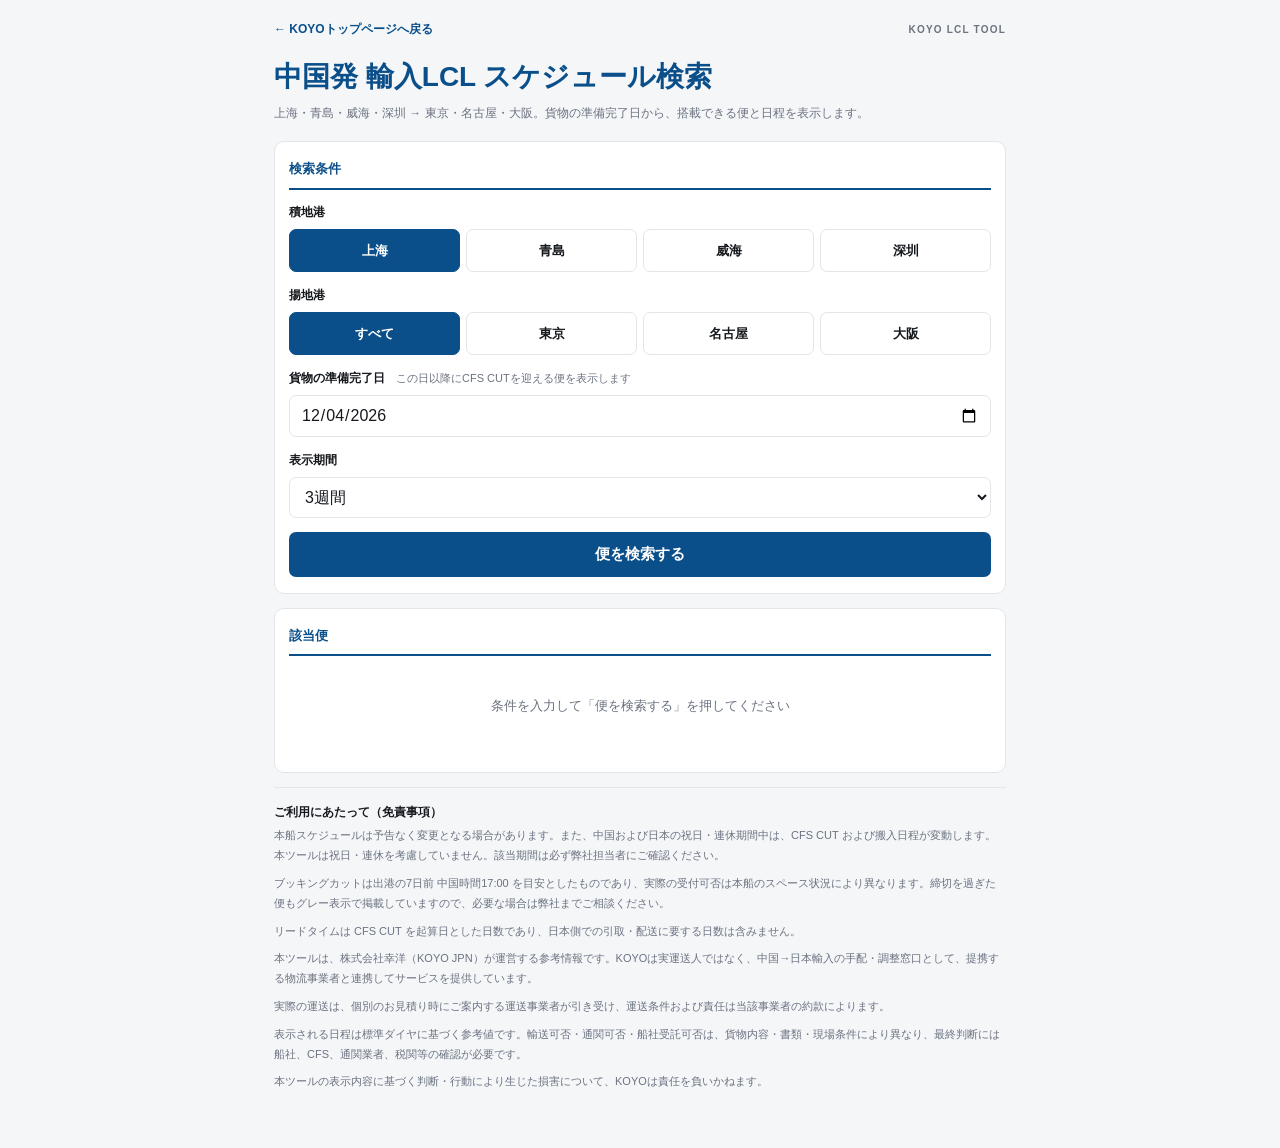
<file: schedule.html>
<!DOCTYPE html>
<html lang="ja">
<head>
<meta charset="UTF-8">
<link rel="icon" href="data:,">
<meta name="viewport" content="width=device-width, initial-scale=1">
<title>中国発 輸入LCL スケジュール検索 | 株式会社幸洋（KOYO JPN）</title>
<meta name="description" content="上海・青島・威海・深圳から東京・名古屋・大阪向けの中国発輸入LCL標準スケジュールを、貨物の準備完了日から検索できます。株式会社幸洋（KOYO JPN）が提供する参考情報です。">
<meta name="robots" content="index,follow,max-image-preview:large">
<link rel="canonical" href="https://koyo-jpn.biz/schedule.html">
<meta property="og:title" content="中国発 輸入LCL スケジュール検索 | 株式会社幸洋">
<meta property="og:description" content="中国4港から東京・名古屋・大阪向けの輸入LCL標準スケジュールを検索できます。">
<meta property="og:type" content="website">
<meta property="og:url" content="https://koyo-jpn.biz/schedule.html">
<meta property="og:site_name" content="株式会社幸洋">
<meta property="og:image" content="https://koyo-jpn.biz/assets/koyo-hero-port.png">
<meta name="twitter:card" content="summary_large_image">
<meta name="theme-color" content="#0b4f8a">
<script async src="https://www.googletagmanager.com/gtag/js?id=G-XXFBEWN77W"></script>
<script>
  window.dataLayer = window.dataLayer || [];
  function gtag(){dataLayer.push(arguments);}
  gtag('js', new Date());
  gtag('config', 'G-XXFBEWN77W');
</script>
<script type="application/ld+json">
{
  "@context": "https://schema.org",
  "@type": "WebApplication",
  "name": "中国発 輸入LCL スケジュール検索",
  "url": "https://koyo-jpn.biz/schedule.html",
  "applicationCategory": "BusinessApplication",
  "operatingSystem": "All",
  "isAccessibleForFree": true,
  "description": "上海・青島・威海・深圳から東京・名古屋・大阪向けの輸入LCL標準スケジュールを検索するツールです。",
  "provider": {
    "@type": "Organization",
    "name": "株式会社幸洋",
    "alternateName": "KOYO JPN",
    "url": "https://koyo-jpn.biz/"
  }
}
</script>
<style>
  :root{
    --bg:#f4f6f8; --card:#fff; --ink:#15181c; --sub:#6b7280;
    --line:#e2e6ea; --accent:#0b4f8a; --accent-w:#eaf2f9;
    --ok:#0f7a4d; --ok-bg:#e8f5ef;
    --warn:#a35a06; --warn-bg:#fdf3e5;
    --ng:#b91c1c; --ng-bg:#fdeaea;
  }
  *{box-sizing:border-box}
  body{margin:0;background:var(--bg);color:var(--ink);
    font-family:-apple-system,BlinkMacSystemFont,"Hiragino Sans","Noto Sans JP","Yu Gothic",sans-serif;
    line-height:1.65;-webkit-text-size-adjust:100%}
  .wrap{max-width:760px;margin:0 auto;padding:20px 14px 56px}
  .tool-nav{display:flex;align-items:center;justify-content:space-between;gap:12px;margin-bottom:18px}
  .home-link{color:var(--accent);font-size:12px;font-weight:700;text-decoration:none}
  .home-link:hover,.home-link:focus-visible{text-decoration:underline}
  .tool-brand{color:var(--sub);font-size:10px;font-weight:800;letter-spacing:.12em}
  h1{font-size:clamp(22px,4.5vw,28px);font-weight:800;line-height:1.35;color:var(--accent);margin:0 0 8px}
  .lead{font-size:12px;color:var(--sub);margin:0 0 18px}
  .card{background:var(--card);border:1px solid var(--line);border-radius:10px;padding:16px 14px;margin-bottom:14px}
  .card h2{font-size:13px;margin:0 0 13px;padding-bottom:8px;border-bottom:2px solid var(--accent);color:var(--accent)}
  label{display:block;font-size:12px;font-weight:700;margin:0 0 6px}
  .hint{font-size:11px;color:var(--sub);font-weight:400}
  .field{margin-bottom:14px}
  input[type=date],select{width:100%;padding:10px 11px;font-size:16px;
    border:1px solid var(--line);border-radius:7px;background:#fff;color:var(--ink);font-family:inherit}
  input:focus,select:focus{outline:none;border-color:var(--accent)}
  .seg{display:flex;gap:6px;flex-wrap:wrap}
  .seg label{flex:1;min-width:70px;margin:0;padding:10px 4px;text-align:center;border:1px solid var(--line);
    border-radius:7px;cursor:pointer;font-size:13px;background:#fff;font-weight:600}
  .seg input{position:absolute;opacity:0;pointer-events:none}
  .seg label.on{background:var(--accent);border-color:var(--accent);color:#fff}
  button{width:100%;padding:13px;font-size:15px;font-weight:700;color:#fff;background:var(--accent);
    border:0;border-radius:7px;cursor:pointer;font-family:inherit}
  button:active{opacity:.85}

  .sail{border:1px solid var(--line);border-radius:9px;margin-bottom:11px;overflow:hidden;background:#fff}
  .sail.soon{border-color:var(--accent);box-shadow:0 0 0 1px var(--accent)}
  .sail.over{opacity:.62}
  .sail.over .sh{background:#fdf6f6}
  .sh{display:flex;align-items:center;gap:8px;padding:9px 12px;background:#fafbfc;
    border-bottom:1px solid var(--line);flex-wrap:wrap}
  .sh .car{font-size:13px;font-weight:700}
  .sh .rt{font-size:11px;color:var(--sub)}
  .badge{font-size:10px;font-weight:700;padding:2px 7px;border-radius:11px;margin-left:auto;white-space:nowrap}
  .badge.ok{background:var(--ok-bg);color:var(--ok)}
  .badge.wn{background:var(--warn-bg);color:var(--warn)}
  .badge.ng{background:var(--ng-bg);color:var(--ng)}
  .tl{padding:4px 12px 10px}
  .tl div.r{display:flex;align-items:baseline;gap:9px;padding:6px 0;border-bottom:1px dotted var(--line);font-size:13px;flex-wrap:wrap}
  .tl div.r:last-child{border:0}
  .tl .lb{width:92px;flex:none;font-size:11px;color:var(--sub);font-weight:600}
  .tl .dt{font-variant-numeric:tabular-nums;font-weight:700}
  .tl .r.key .dt,.tl .r.key .lb{color:var(--accent)}
  .tl .r.ng .dt,.tl .r.ng .lb{color:var(--ng)}
  .tl .ex{font-size:11px;color:var(--sub)}
  .empty{color:var(--sub);font-size:13px;text-align:center;padding:26px 8px}
  .note{font-size:11.5px;padding:10px 11px;border-radius:7px;margin-top:12px;background:var(--warn-bg);color:var(--warn)}
  .disc{font-size:11px;color:var(--sub);line-height:1.8;border-top:1px solid var(--line);padding-top:14px;margin-top:6px}
  .disc strong{color:var(--ink);display:block;margin-bottom:4px;font-size:11.5px}
  .disc p{margin:0 0 8px}
  .disc p:last-child{margin-bottom:0}
  .consult-card{border-color:#b9cee0;background:var(--accent-w)}
  .consult-card p{font-size:12px;color:var(--sub);margin:0 0 12px}
  .consult-link{display:block;width:100%;padding:13px;border-radius:7px;color:#fff;background:var(--accent);
    font-size:15px;font-weight:700;text-align:center;text-decoration:none}
  .consult-link:hover,.consult-link:focus-visible{filter:brightness(.92)}
  .consult-assist{margin-top:12px;padding:12px;border:1px solid #b9cee0;border-radius:8px;background:#fff}
  .consult-assist[hidden]{display:none}
  .consult-assist p{margin:0 0 9px;color:var(--ink)}
  .consult-mail-link{display:block;margin-bottom:8px;padding:10px 8px;border-radius:7px;background:var(--accent);color:#fff;
    font-size:12px;font-weight:700;text-align:center;text-decoration:none}
  .consult-mail-link:hover,.consult-mail-link:focus-visible{filter:brightness(.92)}
  .consult-copy-actions{display:grid;grid-template-columns:1fr 1fr;gap:8px}
  .consult-copy-button{padding:10px 8px;background:#fff;color:var(--accent);border:1px solid var(--accent);font-size:12px}
  .consult-copy-button:hover,.consult-copy-button:focus-visible{background:var(--accent-w)}
  .consult-copy-status{display:block;min-height:1.5em;margin-top:7px;color:var(--ok);font-size:11px;font-weight:700}
  @media(max-width:480px){.consult-copy-actions{grid-template-columns:1fr}}
</style>
</head>
<body>
<div class="wrap">

  <nav class="tool-nav" aria-label="ページ移動">
    <a class="home-link" href="index.html">← KOYOトップページへ戻る</a>
    <span class="tool-brand">KOYO LCL TOOL</span>
  </nav>

  <h1>中国発 輸入LCL スケジュール検索</h1>
  <p class="lead">上海・青島・威海・深圳 → 東京・名古屋・大阪。貨物の準備完了日から、搭載できる便と日程を表示します。</p>

  <div class="card">
    <h2>検索条件</h2>

    <div class="field">
      <label>積地港</label>
      <div class="seg" id="pol">
        <label class="on" data-v="上海"><input type="radio" name="pol" value="上海" checked>上海</label>
        <label data-v="青島"><input type="radio" name="pol" value="青島">青島</label>
        <label data-v="威海"><input type="radio" name="pol" value="威海">威海</label>
        <label data-v="深圳"><input type="radio" name="pol" value="深圳">深圳</label>
      </div>
    </div>

    <div class="field">
      <label>揚地港</label>
      <div class="seg" id="pod">
        <label class="on" data-v="ALL"><input type="radio" name="pod" value="ALL" checked>すべて</label>
        <label data-v="東京"><input type="radio" name="pod" value="東京">東京</label>
        <label data-v="名古屋"><input type="radio" name="pod" value="名古屋">名古屋</label>
        <label data-v="大阪"><input type="radio" name="pod" value="大阪">大阪</label>
      </div>
    </div>

    <div class="field">
      <label for="base">貨物の準備完了日<span class="hint">　この日以降にCFS CUTを迎える便を表示します</span></label>
      <input type="date" id="base">
    </div>

    <div class="field">
      <label for="wk">表示期間</label>
      <select id="wk">
        <option value="2">2週間</option>
        <option value="3" selected>3週間</option>
        <option value="5">5週間</option>
      </select>
    </div>

    <button id="go">便を検索する</button>
  </div>

  <div class="card consult-card" id="consult" hidden>
    <h2>次のステップ</h2>
    <p>検索条件をメール本文に入れて、実際の受付可否・運賃・必要書類をKOYOへ相談できます。</p>
    <a class="consult-link" id="consultLink" href="#">この検索条件で見積・相談する</a>
    <div class="consult-assist" id="consultAssist" hidden>
      <p>連絡方法を選択してください。メールアプリが開かない場合は、相談文をコピーして普段お使いのメールに貼り付けられます。</p>
      <a class="consult-mail-link" id="openConsultMail" href="#">メールアプリを開く</a>
      <div class="consult-copy-actions">
        <button class="consult-copy-button" id="copyConsult" type="button">相談文をコピー</button>
        <button class="consult-copy-button" id="copyConsultEmail" type="button">メールアドレスをコピー</button>
      </div>
      <span class="consult-copy-status" id="consultCopyStatus" aria-live="polite"></span>
    </div>
  </div>

  <div class="card">
    <h2>該当便</h2>
    <div id="out"><p class="empty">条件を入力して「便を検索する」を押してください</p></div>
  </div>

  <div class="disc">
    <strong>ご利用にあたって（免責事項）</strong>
    <p>本船スケジュールは予告なく変更となる場合があります。また、中国および日本の祝日・連休期間中は、CFS CUT および搬入日程が変動します。本ツールは祝日・連休を考慮していません。該当期間は必ず弊社担当者にご確認ください。</p>
    <p>ブッキングカットは出港の7日前 中国時間17:00 を目安としたものであり、実際の受付可否は本船のスペース状況により異なります。締切を過ぎた便もグレー表示で掲載していますので、必要な場合は弊社までご相談ください。</p>
    <p>リードタイムは CFS CUT を起算日とした日数であり、日本側での引取・配送に要する日数は含みません。</p>
    <p>本ツールは、株式会社幸洋（KOYO JPN）が運営する参考情報です。KOYOは実運送人ではなく、中国→日本輸入の手配・調整窓口として、提携する物流事業者と連携してサービスを提供しています。</p>
    <p>実際の運送は、個別のお見積り時にご案内する運送事業者が引き受け、運送条件および責任は当該事業者の約款によります。</p>
    <p>表示される日程は標準ダイヤに基づく参考値です。輸送可否・通関可否・船社受託可否は、貨物内容・書類・現場条件により異なり、最終判断には船社、CFS、通関業者、税関等の確認が必要です。</p>
    <p>本ツールの表示内容に基づく判断・行動により生じた損害について、KOYOは責任を負いかねます。</p>
  </div>
</div>

<script>
/* ==========================================================
   共通設定
   ========================================================== */
var BOOKING_LEAD = 7;            // ブッキングCUT：出港（ETD）の何日前か
var BOOKING_TIME = [17,0];       // ブッキングCUT 締切時刻
var BOOKING_TZ   = 8;            // 判定基準タイムゾーン（UTC+8 中国標準時）
var BOOKING_TZ_LABEL = '中国時間';

function trackScheduleEvent(name,params){
  if(typeof window.gtag!=='function') return;
  try{
    window.gtag('event',name,Object.assign({transport_type:'beacon'},params||{}));
  }catch(e){
    // 計測できない場合も検索とリンクの標準動作を維持する。
  }
}

function copyText(text){
  if(navigator.clipboard && navigator.clipboard.writeText){
    return navigator.clipboard.writeText(text);
  }
  return new Promise(function(resolve,reject){
    var textarea=document.createElement('textarea');
    textarea.value=text;
    textarea.setAttribute('readonly','');
    textarea.style.position='fixed';
    textarea.style.left='-9999px';
    document.body.appendChild(textarea);
    textarea.select();
    try{
      if(document.execCommand('copy')) resolve();
      else reject(new Error('copy failed'));
    }catch(e){reject(e);}
    finally{textarea.remove();}
  });
}

/* ==========================================================
   SERVICES — 各便の定義
   pol/pod : 積地港 / 揚地港
   car     : 船社・サービス名
   cutDow  : CFS CUT（进仓）の曜日  0=日 1=月 2=火 3=水 4=木 5=金 6=土
   cutTime : CFS CUT の締切時刻（null = 未設定）
   doc     : 書類CUT（截单）— CFS CUT からの日数差（0=同日 / -1=前日）
   docTime : 書類CUT の締切時刻（null = 未設定）
   dep     : 出港（ETD）    — CFS CUT からの日数
   arr     : 入港（ETA）    — CFS CUT からの日数
   hds     : HDS搬入        — CFS CUT からの日数（null = データなし）
   bulk    : 一括搬入       — CFS CUT からの日数（null = データなし）
   tt      : 船期（表記そのまま／null = 表記なし）
   arrEx   : 入港（ETA）に添える補足（端数切上げの注記など）
   rem     : 備考
   ========================================================== */
var SERVICES = [
  /* ---------- 上海 ---------- */
  {pol:'上海', pod:'東京',   car:'SJJ',            cutDow:2, cutTime:null, doc:0,  docTime:null, dep:3, arr:6, hds:7,    bulk:8,    tt:null},
  {pol:'上海', pod:'東京',   car:'SJJ',            cutDow:5, cutTime:null, doc:0,  docTime:null, dep:3, arr:6, hds:7,    bulk:10,   tt:null},
  {pol:'上海', pod:'名古屋', car:'SJJ',            cutDow:2, cutTime:null, doc:0,  docTime:null, dep:3, arr:6, hds:6,    bulk:7,    tt:null},
  {pol:'上海', pod:'名古屋', car:'SJJ',            cutDow:5, cutTime:null, doc:0,  docTime:null, dep:3, arr:6, hds:6,    bulk:7,    tt:null},
  {pol:'上海', pod:'大阪',   car:'SJJ',            cutDow:2, cutTime:null, doc:0,  docTime:null, dep:3, arr:6, hds:6,    bulk:7,    tt:null},
  {pol:'上海', pod:'大阪',   car:'SJJ',            cutDow:3, cutTime:null, doc:0,  docTime:null, dep:3, arr:6, hds:6,    bulk:7,    tt:null},
  {pol:'上海', pod:'大阪',   car:'SJJ',            cutDow:5, cutTime:null, doc:0,  docTime:null, dep:3, arr:6, hds:6,    bulk:7,    tt:null},
  {pol:'上海', pod:'大阪',   car:'FERRY（鑑真号）', cutDow:5, cutTime:null, doc:-1, docTime:null, dep:1, arr:3, hds:3,    bulk:4,    tt:null, rem:'大阪と神戸に隔週で入港'},
  {pol:'上海', pod:'大阪',   car:'FERRY（新鑑真）', cutDow:1, cutTime:null, doc:-3, docTime:null, dep:1, arr:3, hds:3,    bulk:4,    tt:null, rem:'大阪と神戸に隔週で入港'},

  /* ---------- 青島 ---------- */
  {pol:'青島', pod:'東京',   car:'LCL',            cutDow:3, cutTime:'19:00', doc:0, docTime:'15:00', dep:3, arr:6, hds:null, bulk:null, tt:'3日'},
  {pol:'青島', pod:'名古屋', car:'LCL',            cutDow:3, cutTime:'19:00', doc:0, docTime:'15:00', dep:3, arr:6, hds:null, bulk:null, tt:'3日'},
  {pol:'青島', pod:'大阪',   car:'LCL',            cutDow:3, cutTime:'19:00', doc:0, docTime:'15:00', dep:3, arr:6, hds:null, bulk:null, tt:'3日'},

  /* ---------- 威海（船期に端数があるため、ETAは日単位で切上げ表示） ---------- */
  {pol:'威海', pod:'東京',   car:'LCL',            cutDow:5, cutTime:'03:00', doc:-1, docTime:'16:00', dep:0, arr:3, hds:null, bulk:null, tt:null},
  {pol:'威海', pod:'名古屋', car:'LCL',            cutDow:5, cutTime:'03:00', doc:-1, docTime:'16:00', dep:0, arr:3, hds:null, bulk:null, tt:null},
  {pol:'威海', pod:'大阪',   car:'LCL',            cutDow:1, cutTime:'03:00', doc:-1, docTime:'16:00', dep:0, arr:2, hds:null, bulk:null, tt:null},
  {pol:'威海', pod:'大阪',   car:'LCL',            cutDow:3, cutTime:'03:00', doc:-1, docTime:'16:00', dep:0, arr:2, hds:null, bulk:null, tt:null},
  {pol:'威海', pod:'大阪',   car:'LCL',            cutDow:6, cutTime:'03:00', doc:-1, docTime:'16:00', dep:0, arr:2, hds:null, bulk:null, tt:null},

  /* ---------- 深圳 ---------- */
  {pol:'深圳', pod:'東京',   car:'LCL',            cutDow:4, cutTime:'17:00', doc:0, docTime:'15:00', dep:6, arr:11, hds:null, bulk:null, tt:'5日'},
  {pol:'深圳', pod:'東京',   car:'LCL',            cutDow:2, cutTime:'17:00', doc:0, docTime:'15:00', dep:4, arr:9,  hds:null, bulk:null, tt:'5日'},
  {pol:'深圳', pod:'名古屋', car:'LCL',            cutDow:2, cutTime:'17:00', doc:0, docTime:'15:00', dep:4, arr:9,  hds:null, bulk:null, tt:'5日'},
  {pol:'深圳', pod:'大阪',   car:'LCL',            cutDow:4, cutTime:'17:00', doc:0, docTime:'15:00', dep:6, arr:11, hds:null, bulk:null, tt:'5日'},
  {pol:'深圳', pod:'大阪',   car:'LCL',            cutDow:2, cutTime:'17:00', doc:0, docTime:'15:00', dep:4, arr:9,  hds:null, bulk:null, tt:'5日'}
];

var W=['日','月','火','水','木','金','土'];
function fmtL(d){return d.getFullYear()+'/'+('0'+(d.getMonth()+1)).slice(-2)+'/'+('0'+d.getDate()).slice(-2)+'（'+W[d.getDay()]+'）';}
function add(d,n){var x=new Date(d.getTime());x.setDate(x.getDate()+n);return x;}
function nextDow(from,dow){var x=new Date(from.getTime());x.setDate(x.getDate()+((dow-x.getDay()+7)%7));return x;}

['pol','pod'].forEach(function(g){
  document.querySelectorAll('#'+g+' label').forEach(function(l){
    l.addEventListener('click',function(){
      document.querySelectorAll('#'+g+' label').forEach(function(x){x.classList.remove('on')});
      l.classList.add('on'); l.querySelector('input').checked=true;
    });
  });
});

(function(){
  var t=new Date();
  document.getElementById('base').value=t.getFullYear()+'-'+('0'+(t.getMonth()+1)).slice(-2)+'-'+('0'+t.getDate()).slice(-2);
})();

document.getElementById('go').addEventListener('click',function(){
  var v=document.getElementById('base').value, out=document.getElementById('out');
  if(!v){out.innerHTML='<p class="empty">準備完了日を入力してください</p>';return;}
  var base=new Date(v+'T00:00:00');
  var pol=document.querySelector('input[name=pol]:checked').value;
  var pod=document.querySelector('input[name=pod]:checked').value;
  var weeks=parseInt(document.getElementById('wk').value,10);
  var limit=add(base,weeks*7);

  var list=[];
  SERVICES.forEach(function(s){
    if(s.pol!==pol) return;
    if(pod!=='ALL' && s.pod!==pod) return;
    var c=nextDow(base,s.cutDow);
    while(c<=limit){ list.push({s:s,cut:new Date(c.getTime())}); c=add(c,7); }
  });
  list.sort(function(a,b){return a.cut-b.cut;});

  trackScheduleEvent('search',{
    search_term:pol+'→'+(pod==='ALL'?'すべて':pod),
    route_origin:pol,
    route_destination:pod==='ALL'?'すべて':pod,
    display_weeks:weeks,
    result_count:list.length
  });

  if(!list.length){out.innerHTML='<p class="empty">該当する便がありません</p>';return;}

  // 閲覧者の端末時刻に依存せず、常に UTC+8 の現在時刻で判定
  var now=new Date(Date.now() + new Date().getTimezoneOffset()*60000 + BOOKING_TZ*3600000);
  var HHMM=('0'+BOOKING_TIME[0]).slice(-2)+':'+('0'+BOOKING_TIME[1]).slice(-2);

  var html='', firstOpen=true, anyOver=false, anyNoBulk=false;
  list.forEach(function(it){
    var s=it.s, cut=it.cut;
    var dep=add(cut,s.dep);
    var bkg=add(dep,-BOOKING_LEAD);
    var bkgDL=new Date(bkg.getTime()); bkgDL.setHours(BOOKING_TIME[0],BOOKING_TIME[1],0,0);
    var doc=add(cut,s.doc), arr=add(cut,s.arr);
    var hds =(s.hds !==null)?add(cut,s.hds) :null;
    var bulk=(s.bulk!==null)?add(cut,s.bulk):null;
    if(s.bulk===null) anyNoBulk=true;

    var lead      = (s.bulk!==null)? s.bulk : s.arr;
    var leadLabel = (s.bulk!==null)? 'CFS CUT→引取 '+lead+'日' : 'CFS CUT→入港 '+lead+'日';

    var over = bkgDL < now;
    if(over) anyOver=true;
    var isFirst = !over && firstOpen;
    if(isFirst) firstOpen=false;

    var badge = over
      ? '<span class="badge ng">ブッキング締切済</span>'
      : '<span class="badge '+(isFirst?'ok':'wn')+'">'+(isFirst?'最短で搭載できる便':'受付中')+'</span>';

    html+='<div class="sail'+(isFirst?' soon':'')+(over?' over':'')+'">'
      + '<div class="sh"><span class="car">'+s.car+'</span>'
      + '<span class="rt">'+s.pol+' → '+s.pod+'　／　'+leadLabel+(s.tt?'　／　船期 '+s.tt:'')+'</span>'
      + badge+'</div>'
      + '<div class="tl">'
      + row('ブッキングCUT', bkg, true, HHMM+' 締切（'+BOOKING_TZ_LABEL+'／出港の'+BOOKING_LEAD+'日前）', over)
      + row('書類CUT', doc, false, (s.docTime?s.docTime+' 締切':'')+(s.doc!==0?'（CFS CUTの'+Math.abs(s.doc)+'日前）':''), false)
      + row('CFS CUT', cut, true, (s.cutTime?s.cutTime+' 締切／':'')+'リードタイム起算日', false)
      + row('出港（ETD）', dep, false, '', false)
      + row('入港（ETA）', arr, false, s.arrEx||'', false)
      + (hds ?row('HDS搬入', hds, false, '別途HDS CHARGE', false):'')
      + (bulk?row('一括搬入', bulk, true, '引取可能', false):'')
      + (s.rem?'<div class="r"><span class="lb">備考</span><span class="ex">'+s.rem+'</span></div>':'')
      + '</div></div>';
  });

  if(anyOver) html+='<div class="note">グレー表示の便は、ブッキングカット（出港の'+BOOKING_LEAD+'日前 '+BOOKING_TZ_LABEL+' '+HHMM+'）を過ぎています。スペース状況により受付可能な場合がありますので、弊社担当者にご確認ください。</div>';
  if(anyNoBulk) html+='<div class="note">一部の航路は、日本側のHDS搬入・一括搬入日程が未登録のため、入港（ETA）までの表示となります。引取可能日は弊社担当者にご確認ください。</div>';
  html+='<div class="note">中国・日本の祝日および連休期間は反映していません。国慶節・春節・年末年始を挟む場合は、必ず弊社担当者にご確認ください。</div>';
  out.innerHTML=html;

  var consult=document.getElementById('consult');
  var consultLink=document.getElementById('consultLink');
  var consultAssist=document.getElementById('consultAssist');
  var openConsultMail=document.getElementById('openConsultMail');
  var copyConsult=document.getElementById('copyConsult');
  var copyConsultEmail=document.getElementById('copyConsultEmail');
  var consultCopyStatus=document.getElementById('consultCopyStatus');
  var contactEmail='info@koyo-jpn.biz';
  var subject='中国発LCLスケジュールのご相談';
  var body=[
    '株式会社幸洋 ご担当者様',
    '',
    '中国発LCL輸送について相談いたします。',
    '',
    '会社名：',
    'ご担当者名：',
    '商品名・用途：',
    '積地港：'+pol,
    '揚地港：'+(pod==='ALL'?'すべて':pod),
    '貨物の準備完了日：'+v,
    '検索した表示期間：'+weeks+'週間',
    '数量・梱包数：',
    '総重量・容積（CBM）：',
    '相談内容：',
    '',
    '※表示日程は参考値のため、実際の受付可否・運賃・必要書類をご確認ください。'
  ].join('\n');
  var mailDraft='宛先：'+contactEmail+'\n件名：'+subject+'\n\n'+body;
  openConsultMail.href='mailto:'+contactEmail+'?subject='+encodeURIComponent(subject)+'&body='+encodeURIComponent(body);
  consultLink.onclick=function(event){
    event.preventDefault();
    consultAssist.hidden=false;
    consultCopyStatus.textContent='連絡方法を選択してください。';
    trackScheduleEvent('schedule_consult_click',{
      route_origin:pol,
      route_destination:pod==='ALL'?'すべて':pod,
      display_weeks:weeks
    });
  };
  copyConsult.onclick=function(){
    copyText(mailDraft).then(function(){
      consultCopyStatus.textContent='相談文をコピーしました。';
    }).catch(function(){
      consultCopyStatus.textContent='コピーできませんでした。文章を選択してコピーしてください。';
    });
  };
  copyConsultEmail.onclick=function(){
    copyText(contactEmail).then(function(){
      consultCopyStatus.textContent='メールアドレスをコピーしました。';
    }).catch(function(){
      consultCopyStatus.textContent='メールアドレス：'+contactEmail;
    });
  };
  consult.hidden=false;

  function row(lb,d,key,ex,ng){
    return '<div class="r'+(key?' key':'')+(ng?' ng':'')+'"><span class="lb">'+lb+'</span>'
         + '<span class="dt">'+fmtL(d)+'</span>'
         + (ex?'<span class="ex">'+ex+'</span>':'')+'</div>';
  }
});
</script>
</body>
</html>
</file>
<file: styles.css>
:root {
  --ink: #11283a;
  --navy: #062b4a;
  --navy-2: #0a456d;
  --blue: #0b6f9f;
  --cyan: #28a4cf;
  --muted: #536b7c;
  --line: #cedde6;
  --soft: #e8f0f4;
  --soft-blue: #e0eef4;
  --white: #fbfcfd;
  --warning: #b85d16;
  --shadow: 0 18px 42px rgba(3, 26, 48, 0.13);
  --shadow-small: 0 8px 22px rgba(3, 26, 48, 0.09);
  --radius: 8px;
  --container: 1160px;
}

* {
  box-sizing: border-box;
}

html {
  scroll-behavior: smooth;
}

body {
  margin: 0;
  color: var(--ink);
  font-family: -apple-system, BlinkMacSystemFont, "Hiragino Sans", "Yu Gothic", "YuGothic", "Noto Sans JP", "Segoe UI", sans-serif;
  line-height: 1.8;
  background: var(--white);
}

body.nav-open {
  overflow: hidden;
}

a {
  color: inherit;
  text-decoration: none;
}

button,
input {
  font: inherit;
}

.skip-link {
  position: absolute;
  top: 10px;
  left: 10px;
  z-index: 200;
  transform: translateY(-150%);
  padding: 8px 12px;
  color: var(--white);
  background: var(--navy);
  border-radius: 6px;
}

.skip-link:focus {
  transform: translateY(0);
}

.container,
.header-inner {
  width: min(calc(100% - 40px), var(--container));
  margin: 0 auto;
}

.site-header {
  position: sticky;
  top: 0;
  z-index: 100;
  background: rgba(255, 255, 255, 0.96);
  border-bottom: 1px solid rgba(219, 230, 238, 0.82);
  backdrop-filter: blur(14px);
  transition: box-shadow 180ms ease;
}

.site-header.is-scrolled {
  box-shadow: var(--shadow-small);
}

.header-inner {
  min-height: 76px;
  display: flex;
  align-items: center;
  justify-content: space-between;
  gap: 22px;
}

.brand {
  display: inline-flex;
  align-items: center;
  gap: 10px;
  color: var(--navy);
  font-weight: 800;
  white-space: nowrap;
}

.brand-image {
  display: block;
  width: 82px;
  height: auto;
  max-height: 30px;
  object-fit: contain;
}

.brand-divider {
  width: 1px;
  height: 22px;
  background: var(--line);
}

.brand-company {
  font-size: 15px;
}

.site-nav {
  display: flex;
  align-items: center;
  gap: 18px;
  color: #24384d;
  font-size: 14px;
  font-weight: 700;
}

.site-nav a {
  padding: 8px 0;
}

.site-nav a:hover,
.site-nav a:focus-visible {
  color: var(--blue);
}

.nav-cta {
  padding: 10px 16px !important;
  color: var(--white) !important;
  background: var(--navy);
  border-radius: 6px;
  box-shadow: 0 8px 18px rgba(6, 42, 82, 0.16);
}

.nav-toggle {
  display: none;
  width: 42px;
  height: 42px;
  padding: 0;
  border: 1px solid var(--line);
  border-radius: 6px;
  background: var(--white);
}

.nav-toggle-line,
.nav-toggle-line::before,
.nav-toggle-line::after {
  display: block;
  width: 18px;
  height: 2px;
  margin: 0 auto;
  background: var(--navy);
  content: "";
  transition: transform 180ms ease, opacity 180ms ease;
}

.nav-toggle-line::before {
  transform: translateY(-7px);
}

.nav-toggle-line::after {
  transform: translateY(5px);
}

.nav-open .nav-toggle-line {
  background: transparent;
}

.nav-open .nav-toggle-line::before {
  transform: translateY(2px) rotate(45deg);
}

.nav-open .nav-toggle-line::after {
  transform: translateY(0) rotate(-45deg);
}

.hero {
  position: relative;
  overflow: hidden;
  scroll-margin-top: 76px;
  background:
    radial-gradient(circle at 72% 16%, rgba(29, 155, 209, 0.12), transparent 32%),
    linear-gradient(180deg, #ffffff 0%, #f6fafc 100%);
}

.hero::after {
  position: absolute;
  inset: auto 0 0;
  height: 1px;
  background: var(--line);
  content: "";
}

.hero-grid {
  min-height: 560px;
  display: grid;
  grid-template-columns: minmax(0, 1.02fr) minmax(420px, 0.86fr);
  align-items: center;
  gap: 46px;
  padding: 34px 0 18px;
}

.hero-label,
.section-label,
.panel-eyebrow {
  display: inline-flex;
  align-items: center;
  width: fit-content;
  margin: 0 0 16px;
  padding: 8px 12px;
  border-radius: 6px;
  color: var(--white);
  background: var(--navy);
  font-size: 17px;
  line-height: 1.2;
  font-weight: 800;
  letter-spacing: 0;
}

.hero-label,
.section-label,
.section-muted .section-label,
.final-cta .section-label,
.policy-hero .section-label,
.panel-eyebrow {
  color: var(--white) !important;
  background-color: var(--navy) !important;
}

h1,
h2,
h3,
p {
  margin-top: 0;
}

h1 {
  margin-bottom: 18px;
  color: var(--navy);
  font-size: clamp(34px, 4.35vw, 52px);
  line-height: 1.15;
  letter-spacing: 0;
}

h2 {
  margin-bottom: 16px;
  color: var(--navy);
  font-size: clamp(27px, 3.4vw, 42px);
  line-height: 1.32;
  letter-spacing: 0;
}

h3 {
  margin-bottom: 8px;
  color: var(--navy);
  font-size: 19px;
  line-height: 1.45;
}

.hero-text {
  max-width: 690px;
  color: #334b63;
  font-size: 16px;
}

.hero-note {
  margin-bottom: 18px;
  color: var(--navy);
  font-weight: 800;
}

.hero-contact-note {
  margin: -2px 0 0;
  color: #425b70;
  font-size: 13px;
  font-weight: 700;
  line-height: 1.65;
}

.hero-actions,
.final-actions {
  display: flex;
  flex-wrap: wrap;
  gap: 12px;
  align-items: center;
}

.hero-actions {
  display: grid;
  grid-template-columns: repeat(2, minmax(0, 1fr));
  width: min(100%, 560px);
  align-items: stretch;
}

.hero-actions .button {
  width: 100%;
  min-height: 54px;
}

.hero-actions .button-primary {
  grid-column: 1 / -1;
  min-height: 58px;
  font-size: 16px;
  box-shadow: 0 18px 32px rgba(6, 42, 82, 0.22);
}

.hero-secondary-action,
.button-lcl-check.hero-secondary-action {
  color: var(--navy);
  background: var(--white);
  border-color: #9bb9d2;
  box-shadow: 0 8px 18px rgba(9, 42, 82, 0.08);
}

.hero-secondary-action:hover,
.hero-secondary-action:focus-visible,
.button-lcl-check.hero-secondary-action:hover,
.button-lcl-check.hero-secondary-action:focus-visible {
  color: var(--navy);
  background: #f2f8fc;
}

.button {
  display: inline-flex;
  min-height: 48px;
  align-items: center;
  justify-content: center;
  padding: 12px 18px;
  border: 1px solid transparent;
  border-radius: 6px;
  font-size: 15px;
  font-weight: 800;
  line-height: 1.35;
  transition: transform 160ms ease, box-shadow 160ms ease, background 160ms ease;
}

.button:hover,
.button:focus-visible {
  transform: translateY(-1px);
}

.button-primary {
  color: var(--white);
  background: var(--navy);
  box-shadow: 0 14px 24px rgba(6, 42, 82, 0.18);
}

.button-primary:hover,
.button-primary:focus-visible {
  background: var(--navy-2);
}

.button-secondary {
  color: var(--navy);
  background: var(--white);
  border-color: #9bb9d2;
}

.button-form {
  color: var(--navy);
  background: #f2f8fc;
  border-color: #aed0e6;
}

.button-form:hover,
.button-form:focus-visible {
  background: #e7f4fb;
}

.button-form[aria-disabled="true"] {
  color: #567189;
  cursor: not-allowed;
  opacity: 0.78;
  transform: none;
}

.button-lcl-check {
  color: var(--white);
  background: linear-gradient(135deg, #062a52 0%, #087a8f 100%);
  border-color: #087a8f;
  box-shadow: 0 14px 24px rgba(8, 122, 143, 0.22);
}

.button-lcl-check:hover,
.button-lcl-check:focus-visible {
  background: linear-gradient(135deg, #05213f 0%, #056c7f 100%);
}

.button-form-dark {
  color: var(--white);
  background: rgba(255, 255, 255, 0.18);
  border-color: rgba(255, 255, 255, 0.5);
}

.button-form-dark:hover,
.button-form-dark:focus-visible {
  background: rgba(255, 255, 255, 0.25);
}

.button-form-dark[aria-disabled="true"] {
  color: rgba(255, 255, 255, 0.78);
}

.button-light {
  color: var(--white);
  background: rgba(255, 255, 255, 0.14);
  border-color: rgba(255, 255, 255, 0.48);
}

.mail-fallback {
  width: 100%;
  margin: 4px 0 0;
  color: rgba(255, 255, 255, 0.82);
  font-size: 13px;
  line-height: 1.7;
  text-align: left;
}

.mail-fallback a {
  color: var(--white);
  font-weight: 900;
  text-decoration: underline;
  text-underline-offset: 3px;
}

.copy-email {
  display: inline-flex;
  width: fit-content;
  margin: 8px 0 0;
  padding: 5px 9px;
  align-items: center;
  justify-content: center;
  color: var(--white);
  background: rgba(255, 255, 255, 0.14);
  border: 1px solid rgba(255, 255, 255, 0.36);
  border-radius: 5px;
  font-size: 12px;
  font-weight: 800;
  cursor: pointer;
}

.badge-list,
.cta-points {
  display: flex;
  flex-wrap: wrap;
  gap: 10px;
  margin: 18px 0 0;
  padding: 0;
  list-style: none;
}

.badge-list {
  flex-wrap: nowrap;
}

.badge-list li,
.cta-points li {
  padding: 7px 10px;
  color: var(--navy);
  background: var(--soft-blue);
  border: 1px solid #c9e2f0;
  border-radius: 999px;
  font-size: 13px;
  font-weight: 800;
  white-space: nowrap;
}

.diagnostic-panel {
  position: relative;
  padding: 20px;
  background: rgba(255, 255, 255, 0.94);
  border: 1px solid var(--line);
  border-radius: var(--radius);
  box-shadow: var(--shadow);
}

.diagnostic-panel::before {
  position: absolute;
  inset: 12px auto auto -14px;
  width: 28px;
  height: 72%;
  background: linear-gradient(180deg, var(--blue), var(--cyan));
  border-radius: 4px;
  content: "";
}

.panel-top {
  display: flex;
  align-items: flex-end;
  justify-content: space-between;
  gap: 14px;
  margin-bottom: 16px;
}

.panel-top h2 {
  margin-bottom: 0;
  font-size: clamp(20px, 2.1vw, 22px);
  white-space: nowrap;
}

.panel-action {
  min-height: 38px;
  padding: 8px 13px;
  color: var(--navy);
  background: #f6c744;
  border-color: #e7b735;
  font-size: 13px;
  line-height: 1.2;
  box-shadow: 0 12px 22px rgba(222, 169, 37, 0.22);
  white-space: nowrap;
}

.panel-action:hover,
.panel-action:focus-visible {
  color: var(--navy);
  background: #ffd760;
}

.risk-meter {
  height: 8px;
  margin-bottom: 18px;
  overflow: hidden;
  background: #e8eef4;
  border-radius: 999px;
}

.risk-meter span {
  display: block;
  width: 68%;
  height: 100%;
  background: linear-gradient(90deg, var(--cyan), var(--blue), var(--navy));
}

.dashboard-list {
  display: grid;
  gap: 10px;
}

.dashboard-list-compact {
  margin-top: 16px;
}

@media (min-width: 1061px) {
  .dashboard-list {
    grid-template-columns: repeat(2, minmax(0, 1fr));
  }

  .dashboard-list article {
    grid-template-columns: 36px minmax(0, 1fr);
    align-items: start;
  }

  .dashboard-list strong {
    grid-column: 2;
  }
}

.dashboard-list article {
  display: grid;
  grid-template-columns: 42px minmax(0, 1fr) auto;
  align-items: center;
  gap: 12px;
  padding: 11px;
  background: var(--white);
  border: 1px solid #e3edf4;
  border-radius: 7px;
}

.dashboard-list h3 {
  margin: 0 0 2px;
  font-size: 15px;
}

.dashboard-list p {
  margin: 0;
  color: var(--muted);
  font-size: 13px;
  line-height: 1.5;
}

.dashboard-list strong {
  color: var(--navy);
  font-size: 12px;
}

.dash-icon {
  width: 38px;
  height: 38px;
  display: grid;
  place-items: center;
  color: var(--blue);
  background: var(--soft-blue);
  border-radius: 7px;
  font-size: 12px;
  font-weight: 900;
}

.panel-foot {
  margin: 14px 0 0;
  padding: 10px 12px;
  color: #294761;
  background: #edf7fd;
  border: 1px solid #c8e4f4;
  border-radius: 7px;
  font-size: 13px;
  line-height: 1.6;
}

.shipment-visual {
  display: grid;
  gap: 12px;
  padding: 16px;
  background:
    linear-gradient(180deg, #fbfdff 0%, #f3f9fd 100%);
  border: 1px solid var(--line);
  border-radius: var(--radius);
}

.route-map {
  display: grid;
  grid-template-columns: 108px minmax(0, 1fr) 122px;
  gap: 10px;
  align-items: center;
}

.route-node {
  min-height: 88px;
  display: grid;
  place-items: center;
  gap: 7px;
  padding: 10px;
  color: var(--navy);
  background: var(--white);
  border: 1px solid #cfe2ee;
  border-radius: 8px;
  text-align: center;
  box-shadow: 0 7px 16px rgba(9, 42, 82, 0.06);
}

.route-node span {
  display: grid;
  width: 38px;
  height: 28px;
  place-items: center;
  color: var(--white);
  background: var(--navy);
  border-radius: 6px;
  font-size: 12px;
  font-weight: 900;
}

.route-node strong {
  font-size: 13px;
  line-height: 1.35;
}

.route-node small {
  color: var(--muted);
  font-size: 11px;
  font-weight: 900;
  line-height: 1.2;
}

.sea-lane {
  position: relative;
  min-height: 116px;
  display: grid;
  place-items: center;
}

.sea-lane::before {
  position: absolute;
  right: 0;
  left: 0;
  top: 49%;
  height: 2px;
  background: linear-gradient(90deg, var(--navy), var(--cyan));
  content: "";
}

.sea-lane::after {
  position: absolute;
  right: -1px;
  top: calc(49% - 5px);
  width: 10px;
  height: 10px;
  border-top: 2px solid var(--cyan);
  border-right: 2px solid var(--cyan);
  transform: rotate(45deg);
  content: "";
}

.ship-svg {
  position: relative;
  z-index: 1;
  width: min(210px, 100%);
  height: auto;
  padding: 6px;
  background: rgba(255, 255, 255, 0.92);
  border: 1px solid #d9eaf3;
  border-radius: 8px;
}

.document-row,
.partner-row {
  display: grid;
  gap: 8px;
}

.document-row {
  grid-template-columns: repeat(4, minmax(0, 1fr));
}

.partner-row {
  grid-template-columns: repeat(4, minmax(0, 1fr));
}

.document-row span,
.partner-row span {
  position: relative;
  min-height: 46px;
  display: grid;
  place-items: center;
  padding: 8px;
  color: var(--navy);
  background: var(--white);
  border: 1px solid #dce9f2;
  border-radius: 7px;
  font-size: 12px;
  font-weight: 900;
  text-align: center;
  line-height: 1.3;
}

.document-row span::before,
.partner-row span::before {
  width: 18px;
  height: 18px;
  margin-bottom: 3px;
  content: "";
}

.document-row span::before {
  background:
    linear-gradient(90deg, transparent 0 68%, #e8f2fb 68% 100%),
    var(--white);
  border: 2px solid var(--blue);
  border-radius: 3px;
}

.doc-icon-check::before {
  background: var(--soft-blue);
  border-color: var(--cyan);
  clip-path: polygon(16% 48%, 34% 66%, 82% 20%, 92% 31%, 35% 86%, 6% 58%);
}

.partner-row span::before {
  display: block;
  background: var(--soft-blue);
  border: 2px solid var(--blue);
  border-radius: 5px;
}

.partner-icon-carrier::before {
  border-radius: 3px 3px 8px 8px;
  box-shadow: inset 0 -7px 0 var(--blue);
}

.partner-icon-cfs::before {
  background:
    linear-gradient(90deg, transparent 0 44%, rgba(11, 103, 178, 0.28) 44% 56%, transparent 56%),
    var(--soft-blue);
  box-shadow: 6px 6px 0 -2px #d9eaf3;
}

.partner-icon-customs::before {
  background:
    linear-gradient(90deg, transparent 0 70%, #dcecf5 70% 100%),
    var(--white);
}

.partner-icon-factory::before {
  background:
    linear-gradient(135deg, transparent 0 48%, rgba(255, 255, 255, 0.45) 48% 54%, transparent 54%),
    var(--navy);
  border-color: var(--navy);
  box-shadow: -6px -5px 0 -4px var(--cyan), 7px -3px 0 -5px var(--blue);
}

.hero-visual {
  margin: 0;
  overflow: hidden;
  border: 1px solid var(--line);
  border-radius: var(--radius);
}

.hero-visual img {
  display: block;
  width: 100%;
  height: auto;
}

.visual-brief {
  padding: 54px 0;
  background: var(--white);
  border-top: 1px solid var(--line);
  border-bottom: 1px solid var(--line);
}

.visual-brief-grid {
  display: grid;
  grid-template-columns: minmax(0, 1.18fr) minmax(340px, 0.82fr);
  gap: 42px;
  align-items: center;
}

.logistics-visual {
  position: relative;
  margin: 0;
  overflow: hidden;
  background: #f8fbfd;
  border: 1px solid #d7e6f0;
  border-radius: var(--radius);
  box-shadow: var(--shadow);
}

.logistics-visual::after {
  position: absolute;
  inset: auto 18px 18px;
  height: 1px;
  background: linear-gradient(90deg, transparent, rgba(11, 103, 178, 0.45), transparent);
  content: "";
}

.logistics-visual img {
  display: block;
  width: 100%;
  height: auto;
}

.visual-brief-copy p:not(.section-label) {
  color: var(--muted);
}

.mini-flow {
  display: grid;
  grid-template-columns: repeat(4, minmax(0, 1fr));
  gap: 8px;
  margin-top: 24px;
}

.mini-flow span {
  position: relative;
  min-height: 58px;
  display: grid;
  place-items: center;
  padding: 10px;
  color: var(--navy);
  background: var(--soft-blue);
  border: 1px solid #cbe4f2;
  border-radius: 7px;
  font-size: 13px;
  font-weight: 900;
  text-align: center;
}

.mini-flow span:not(:last-child)::after {
  position: absolute;
  top: 50%;
  right: -9px;
  width: 10px;
  height: 10px;
  border-top: 2px solid var(--blue);
  border-right: 2px solid var(--blue);
  transform: translateY(-50%) rotate(45deg);
  content: "";
  z-index: 1;
}

.section {
  padding: 86px 0;
}

.section-muted {
  background: var(--soft);
  border-top: 1px solid #e9f0f5;
  border-bottom: 1px solid #e9f0f5;
}

.section-heading {
  max-width: 820px;
  margin-bottom: 34px;
}

.section-heading p:not(.section-label),
.split-layout > div > p,
.company-caution {
  color: var(--muted);
}

.section-heading p.section-label,
.split-layout > div > p.section-label,
.company-intro > p.section-label {
  color: var(--white) !important;
  background-color: var(--navy) !important;
}

.section-note,
.caution {
  margin: 28px 0 0;
  padding: 16px 18px;
  color: #294761;
  background: #edf7fd;
  border: 1px solid #c8e4f4;
  border-radius: var(--radius);
  font-weight: 700;
}

.issue-grid,
.service-grid {
  display: grid;
  grid-template-columns: repeat(4, minmax(0, 1fr));
  gap: 16px;
}

.entry-grid {
  display: grid;
  grid-template-columns: repeat(4, minmax(0, 1fr));
  gap: 16px;
}

.button-schedule {
  color: var(--navy);
  background: #ffe45c;
  border-color: #e1c228;
  box-shadow: 0 10px 22px rgba(6, 43, 74, 0.16);
}

.button-schedule:hover,
.button-schedule:focus-visible {
  color: var(--navy);
  background: #ffed87;
  border-color: #d1af10;
}

.entry-grid .schedule-entry {
  border-top: 4px solid #f2cf22;
  box-shadow: 0 16px 34px rgba(6, 43, 74, 0.13);
}

.issue-grid {
  align-items: stretch;
}

.issue-grid article,
.entry-grid article,
.service-grid article,
.cargo-card,
.case-list article,
.timeline article,
.check-panel,
.info-checklist,
.company-table {
  background: var(--white);
  border: 1px solid var(--line);
  border-radius: var(--radius);
  box-shadow: var(--shadow-small);
}

.issue-grid article {
  min-height: 78px;
  display: flex;
  align-items: center;
  padding: 14px 16px;
  color: var(--navy);
  font-size: 15px;
  font-weight: 800;
  line-height: 1.55;
}

.entry-grid article {
  display: flex;
  min-height: 280px;
  flex-direction: column;
  padding: 24px;
}

.entry-grid .button {
  width: 100%;
  margin-top: auto;
}

.entry-kicker {
  display: inline-flex;
  width: fit-content;
  margin-bottom: 16px;
  padding: 6px 10px;
  color: var(--blue);
  background: #eaf6fc;
  border-radius: 999px;
  font-size: 12px;
  font-weight: 900;
}

.split-layout {
  display: grid;
  grid-template-columns: minmax(0, 0.86fr) minmax(360px, 1fr);
  gap: 52px;
  align-items: start;
}

.check-panel {
  padding: 24px;
}

.check-list {
  display: grid;
  gap: 12px;
  margin: 0;
  padding: 0;
  list-style: none;
}

.check-list li,
.cargo-card li {
  position: relative;
  padding-left: 26px;
}

.check-list li::before,
.cargo-card li::before {
  position: absolute;
  top: 0.62em;
  left: 0;
  width: 12px;
  height: 12px;
  background: var(--cyan);
  border-radius: 3px;
  content: "";
}

.service-grid {
  grid-template-columns: repeat(3, minmax(0, 1fr));
}

.service-grid article {
  min-height: 260px;
  padding: 24px;
}

.service-grid-compact article {
  display: flex;
  min-height: 300px;
  flex-direction: column;
}

.service-grid-compact .service-card-link {
  margin-top: auto;
}

.service-card-top {
  display: flex;
  align-items: flex-start;
  justify-content: space-between;
  gap: 16px;
  margin-bottom: 18px;
}

.service-icon {
  position: relative;
  width: 58px;
  height: 58px;
  display: inline-block;
  flex: 0 0 auto;
  background:
    linear-gradient(135deg, rgba(29, 155, 209, 0.14), rgba(11, 103, 178, 0.06)),
    var(--soft-blue);
  border: 1px solid #c8e3f2;
  border-radius: 8px;
}

.service-icon::before,
.service-icon::after {
  position: absolute;
  content: "";
}

.service-icon-diagnosis::before {
  left: 14px;
  top: 12px;
  width: 26px;
  height: 34px;
  background:
    linear-gradient(90deg, transparent 0 70%, #dcecf5 70%),
    var(--white);
  border: 2px solid var(--navy);
  border-radius: 4px;
}

.service-icon-diagnosis::after {
  left: 21px;
  top: 23px;
  width: 18px;
  height: 10px;
  border-left: 3px solid var(--cyan);
  border-bottom: 3px solid var(--cyan);
  transform: rotate(-45deg);
}

.service-icon-lcl::before {
  left: 13px;
  bottom: 13px;
  width: 28px;
  height: 22px;
  background:
    linear-gradient(90deg, transparent 31%, rgba(255, 255, 255, 0.45) 31% 35%, transparent 35% 65%, rgba(255, 255, 255, 0.45) 65% 69%, transparent 69%),
    var(--blue);
  border-radius: 3px;
  box-shadow: 9px -8px 0 -2px #0a3b70, -7px 7px 0 -2px #7fc6e6;
}

.service-icon-lcl::after {
  right: 10px;
  top: 11px;
  width: 10px;
  height: 10px;
  border: 2px solid var(--navy);
  border-radius: 50%;
}

.service-icon-fcl::before {
  left: 10px;
  top: 17px;
  width: 38px;
  height: 24px;
  background:
    repeating-linear-gradient(90deg, transparent 0 7px, rgba(255, 255, 255, 0.36) 7px 9px),
    var(--navy);
  border-radius: 4px;
}

.service-icon-fcl::after {
  left: 15px;
  bottom: 9px;
  width: 8px;
  height: 8px;
  background: var(--cyan);
  border-radius: 50%;
  box-shadow: 23px 0 0 var(--cyan);
}

.service-icon-battery::before {
  left: 15px;
  top: 15px;
  width: 29px;
  height: 31px;
  border: 3px solid var(--navy);
  border-radius: 5px;
  background: linear-gradient(180deg, var(--cyan) 0 58%, transparent 58%);
}

.service-icon-battery::after {
  left: 25px;
  top: 9px;
  width: 10px;
  height: 5px;
  background: var(--navy);
  border-radius: 3px 3px 0 0;
}

.service-icon-dg::before {
  left: 15px;
  top: 14px;
  width: 28px;
  height: 28px;
  background: #fff3e8;
  border: 3px solid var(--warning);
  border-radius: 4px;
  transform: rotate(45deg);
}

.service-icon-dg::after {
  left: 27px;
  top: 19px;
  width: 4px;
  height: 18px;
  background: var(--warning);
  border-radius: 999px;
  box-shadow: 0 23px 0 -1px var(--warning);
}

.service-icon-risk::before {
  left: 13px;
  top: 14px;
  width: 18px;
  height: 30px;
  border: 3px solid var(--navy);
  border-radius: 5px;
  background: linear-gradient(180deg, var(--cyan) 0 55%, transparent 55%);
}

.service-icon-risk::after {
  right: 12px;
  top: 18px;
  width: 20px;
  height: 20px;
  background: #fff3e8;
  border: 3px solid var(--warning);
  border-radius: 4px;
  transform: rotate(45deg);
}

.service-icon-customs::before {
  left: 15px;
  top: 10px;
  width: 28px;
  height: 38px;
  background:
    linear-gradient(90deg, transparent 0 70%, #dcecf5 70% 100%),
    var(--white);
  border: 2px solid var(--navy);
  border-radius: 4px;
}

.service-icon-customs::after {
  left: 20px;
  top: 23px;
  width: 18px;
  height: 2px;
  background: var(--blue);
  box-shadow: 0 7px 0 var(--blue), 0 14px 0 var(--cyan);
}

.service-icon-delivery::before {
  left: 9px;
  top: 20px;
  width: 27px;
  height: 18px;
  background: var(--navy);
  border-radius: 3px;
  box-shadow: 20px 5px 0 -4px var(--blue);
}

.service-icon-delivery::after {
  left: 14px;
  bottom: 11px;
  width: 8px;
  height: 8px;
  background: var(--cyan);
  border-radius: 50%;
  box-shadow: 26px 0 0 var(--cyan), 34px -19px 0 -2px var(--navy);
}

.service-icon-documents::before {
  left: 12px;
  top: 10px;
  width: 28px;
  height: 38px;
  background:
    linear-gradient(90deg, transparent 0 70%, #dcecf5 70% 100%),
    var(--white);
  border: 2px solid var(--navy);
  border-radius: 4px;
  box-shadow: 8px 5px 0 -2px #d7eefa;
}

.service-icon-documents::after {
  left: 18px;
  top: 23px;
  width: 18px;
  height: 2px;
  background: var(--blue);
  box-shadow: 0 7px 0 var(--blue), 0 14px 0 var(--cyan);
}

.service-icon-factory::before {
  left: 12px;
  top: 17px;
  width: 34px;
  height: 27px;
  background:
    linear-gradient(135deg, transparent 0 48%, rgba(255, 255, 255, 0.32) 48% 52%, transparent 52%),
    var(--navy);
  border-radius: 4px;
}

.service-icon-factory::after {
  left: 17px;
  top: 10px;
  width: 8px;
  height: 14px;
  background: var(--cyan);
  border-radius: 3px 3px 0 0;
  box-shadow: 12px 4px 0 -1px var(--blue), 23px 1px 0 -2px var(--cyan);
}

.service-number,
.case-list span,
.timeline span {
  display: inline-flex;
  margin-bottom: 14px;
  color: var(--blue);
  font-size: 13px;
  font-weight: 900;
}

.service-number {
  margin-bottom: 0;
  padding: 4px 8px;
  background: #f4f9fc;
  border: 1px solid #dbeaf2;
  border-radius: 999px;
}

.service-grid p,
.case-list p,
.timeline p {
  margin-bottom: 0;
  color: var(--muted);
}

.service-card-link {
  display: inline-flex;
  width: fit-content;
  margin-top: 16px;
  color: var(--blue);
  font-size: 14px;
  font-weight: 900;
  text-decoration: underline;
  text-underline-offset: 3px;
}

.issue-diagram {
  display: grid;
  grid-template-columns: repeat(3, minmax(0, 1fr));
  gap: 16px;
  margin-bottom: 18px;
}

.issue-diagram article {
  min-height: 150px;
  padding: 20px;
  background: var(--white);
  border: 1px solid var(--line);
  border-radius: var(--radius);
  box-shadow: var(--shadow-small);
}

.issue-diagram h3 {
  margin-bottom: 4px;
}

.issue-diagram p {
  margin: 0;
  color: var(--muted);
  font-size: 14px;
  line-height: 1.65;
}

.issue-icon {
  position: relative;
  width: 44px;
  height: 44px;
  display: inline-block;
  margin-bottom: 12px;
  color: var(--blue);
  background: var(--soft-blue);
  border: 1px solid #c8e3f2;
  border-radius: 8px;
}

.issue-icon::before,
.issue-icon::after {
  position: absolute;
  content: "";
}

.issue-icon-doc::before {
  left: 12px;
  top: 8px;
  width: 20px;
  height: 28px;
  border: 2px solid var(--navy);
  border-radius: 4px;
  background: var(--white);
}

.issue-icon-doc::after {
  left: 16px;
  top: 19px;
  width: 13px;
  height: 2px;
  background: var(--blue);
  box-shadow: 0 6px 0 var(--cyan);
}

.issue-icon-risk::before {
  left: 11px;
  top: 10px;
  width: 20px;
  height: 20px;
  border: 3px solid var(--warning);
  border-radius: 4px;
  background: #fff3e8;
  transform: rotate(45deg);
}

.issue-icon-risk::after {
  left: 20px;
  top: 14px;
  width: 3px;
  height: 15px;
  background: var(--warning);
  border-radius: 999px;
  box-shadow: 0 18px 0 -1px var(--warning);
}

.issue-icon-site::before {
  left: 8px;
  top: 22px;
  width: 28px;
  height: 14px;
  background: var(--navy);
  border-radius: 3px;
}

.issue-icon-site::after {
  left: 13px;
  top: 9px;
  width: 18px;
  height: 18px;
  border: 3px solid var(--cyan);
  border-radius: 50%;
  box-shadow: 0 19px 0 -7px var(--cyan);
}

.factory-hero .hero-grid {
  min-height: 520px;
}

.factory-hero-lead {
  color: var(--navy);
  font-size: clamp(18px, 2.1vw, 22px);
  font-weight: 900;
}

.factory-panel .panel-top {
  align-items: flex-start;
}

.factory-flow {
  display: grid;
  gap: 12px;
}

.factory-flow article {
  display: grid;
  grid-template-columns: 42px minmax(0, 1fr);
  gap: 12px;
  padding: 14px;
  background: #fbfdff;
  border: 1px solid #dce9f2;
  border-radius: 7px;
}

.factory-flow span {
  display: grid;
  width: 38px;
  height: 38px;
  place-items: center;
  color: var(--white);
  background: var(--navy);
  border-radius: 6px;
  font-size: 12px;
  font-weight: 900;
}

.factory-flow h3 {
  margin: 0 0 2px;
  font-size: 16px;
}

.factory-flow p {
  margin: 0;
  color: var(--muted);
  font-size: 13px;
  line-height: 1.6;
}

.factory-flow-visual article:not(:last-child) {
  position: relative;
}

.factory-flow-visual article:not(:last-child)::after {
  position: absolute;
  right: 18px;
  bottom: -11px;
  width: 12px;
  height: 12px;
  border-right: 2px solid var(--blue);
  border-bottom: 2px solid var(--blue);
  transform: rotate(45deg);
  content: "";
  z-index: 1;
}

.factory-route-flow {
  display: grid;
  grid-template-columns: repeat(4, minmax(0, 1fr));
  gap: 8px;
  margin-top: 20px;
}

.factory-route-flow span {
  position: relative;
  min-height: 72px;
  display: grid;
  place-items: center;
  padding: 10px;
  color: var(--navy);
  background: var(--white);
  border: 1px solid #cfe2ee;
  border-radius: 7px;
  box-shadow: var(--shadow-small);
  font-size: 13px;
  font-weight: 900;
  line-height: 1.45;
  text-align: center;
}

.factory-route-flow span:not(:last-child)::after {
  position: absolute;
  top: 50%;
  right: -9px;
  width: 10px;
  height: 10px;
  border-top: 2px solid var(--blue);
  border-right: 2px solid var(--blue);
  transform: translateY(-50%) rotate(45deg);
  content: "";
  z-index: 1;
}

.pricing-grid {
  display: grid;
  grid-template-columns: repeat(4, minmax(0, 1fr));
  gap: 16px;
}

.pricing-card {
  display: flex;
  min-height: 360px;
  flex-direction: column;
  padding: 24px;
  background: var(--white);
  border: 1px solid var(--line);
  border-radius: var(--radius);
  box-shadow: var(--shadow-small);
}

.pricing-card-featured {
  border-color: #8fc8e7;
  box-shadow: var(--shadow);
}

.pricing-card-additional {
  background: #fbfdff;
}

.pricing-card h3 {
  margin-bottom: 10px;
  padding-bottom: 12px;
  border-bottom: 1px solid var(--line);
}

.pricing-badge {
  display: inline-flex;
  align-items: center;
  margin-left: 8px;
  padding: 3px 8px;
  color: var(--white);
  background: var(--blue);
  border-radius: 999px;
  font-size: 12px;
  font-weight: 900;
  line-height: 1.4;
  vertical-align: middle;
}

.pricing-price {
  margin: 0;
  color: var(--navy);
  font-size: 28px;
  font-weight: 900;
  line-height: 1.25;
}

.pricing-note {
  margin: 6px 0 18px;
  color: var(--blue);
  font-size: 14px;
  font-weight: 900;
}

.pricing-card ul {
  display: grid;
  gap: 10px;
  margin: auto 0 0;
  padding: 0;
  list-style: none;
}

.pricing-card li {
  position: relative;
  padding-left: 22px;
  color: #30475f;
  font-size: 14px;
  line-height: 1.65;
}

.pricing-card li::before {
  position: absolute;
  top: 0.68em;
  left: 0;
  width: 9px;
  height: 9px;
  background: var(--cyan);
  border-radius: 3px;
  content: "";
}

.pricing-conditions {
  margin-top: 20px;
  padding: 20px;
  background: #fbfdff;
  border: 1px solid var(--line);
  border-radius: var(--radius);
  box-shadow: var(--shadow-small);
}

.pricing-conditions h3 {
  margin: 0 0 12px;
  color: var(--navy);
  font-size: 20px;
}

.pricing-conditions ul {
  display: grid;
  gap: 10px;
  margin: 0;
  padding: 0;
  list-style: none;
}

.pricing-conditions li {
  position: relative;
  padding-left: 22px;
  color: #30475f;
  font-size: 14px;
  line-height: 1.7;
}

.pricing-conditions li::before {
  position: absolute;
  top: 0.72em;
  left: 0;
  width: 9px;
  height: 9px;
  background: var(--cyan);
  border-radius: 3px;
  content: "";
}

.factory-timeline article {
  min-height: 250px;
}

.cargo-grid {
  display: grid;
  grid-template-columns: repeat(2, minmax(0, 1fr));
  gap: 20px;
}

.cargo-card {
  padding: 26px;
}

.cargo-card h3 {
  padding-bottom: 14px;
  border-bottom: 1px solid var(--line);
}

.cargo-card ul {
  display: grid;
  gap: 10px;
  margin: 18px 0 0;
  padding: 0;
  list-style: none;
}

.cargo-card-alert {
  border-color: #f1c8a5;
}

.cargo-card-alert li::before {
  background: var(--warning);
}

.case-list {
  display: grid;
  gap: 14px;
}

.case-list article {
  display: grid;
  grid-template-columns: 84px 58px 220px minmax(0, 1fr);
  gap: 16px;
  align-items: start;
  padding: 20px;
}

.case-icon {
  width: 46px;
  height: 46px;
}

.case-list h3,
.timeline h3 {
  margin-bottom: 0;
}

.timeline {
  position: relative;
  display: grid;
  grid-template-columns: repeat(5, minmax(0, 1fr));
  gap: 14px;
}

.timeline article {
  position: relative;
  padding: 22px;
}

.timeline-icon {
  position: relative;
  width: 42px;
  height: 42px;
  display: block;
  margin-bottom: 16px;
  background: var(--soft-blue);
  border: 1px solid #c8e3f2;
  border-radius: 8px;
}

.timeline-icon::before,
.timeline-icon::after {
  position: absolute;
  content: "";
}

.timeline-icon-cargo::before {
  left: 10px;
  top: 16px;
  width: 22px;
  height: 17px;
  background: var(--blue);
  border-radius: 3px;
  box-shadow: 7px -7px 0 -2px var(--navy);
}

.timeline-icon-doc::before {
  left: 12px;
  top: 8px;
  width: 19px;
  height: 27px;
  background: var(--white);
  border: 2px solid var(--navy);
  border-radius: 4px;
}

.timeline-icon-doc::after {
  left: 16px;
  top: 18px;
  width: 12px;
  height: 2px;
  background: var(--blue);
  box-shadow: 0 6px 0 var(--cyan);
}

.timeline-icon-factory::before {
  left: 9px;
  top: 15px;
  width: 25px;
  height: 20px;
  background: var(--navy);
  border-radius: 4px;
}

.timeline-icon-factory::after {
  left: 14px;
  top: 8px;
  width: 6px;
  height: 12px;
  background: var(--cyan);
  border-radius: 3px 3px 0 0;
  box-shadow: 10px 4px 0 -1px var(--blue);
}

.timeline-icon-risk::before {
  left: 10px;
  top: 10px;
  width: 20px;
  height: 20px;
  background: #fff3e8;
  border: 3px solid var(--warning);
  border-radius: 4px;
  transform: rotate(45deg);
}

.timeline-icon-risk::after {
  left: 20px;
  top: 13px;
  width: 3px;
  height: 14px;
  background: var(--warning);
  border-radius: 999px;
}

.timeline-icon-ship::before {
  left: 8px;
  top: 20px;
  width: 26px;
  height: 13px;
  background: var(--blue);
  border-radius: 3px 3px 9px 9px;
}

.timeline-icon-ship::after {
  left: 14px;
  top: 12px;
  width: 14px;
  height: 9px;
  background: var(--navy);
  border-radius: 3px 3px 0 0;
}

.info-checklist {
  display: grid;
  grid-template-columns: repeat(2, minmax(0, 1fr));
  gap: 10px;
  padding: 22px;
}

.info-checklist label {
  display: flex;
  gap: 10px;
  align-items: flex-start;
  padding: 10px;
  background: #f8fbfd;
  border: 1px solid #e2edf4;
  border-radius: 6px;
  font-size: 14px;
  font-weight: 700;
}

.info-checklist input {
  width: 17px;
  height: 17px;
  margin-top: 5px;
  accent-color: var(--blue);
}

.faq-list {
  display: grid;
  grid-template-columns: repeat(2, minmax(0, 1fr));
  gap: 12px;
}

.faq-item {
  overflow: hidden;
  background: var(--white);
  border: 1px solid var(--line);
  border-radius: var(--radius);
}

.faq-item button {
  position: relative;
  width: 100%;
  padding: 18px 48px 18px 18px;
  color: var(--navy);
  text-align: left;
  background: transparent;
  border: 0;
  font-size: 15px;
  font-weight: 900;
  cursor: pointer;
}

.faq-item button::after {
  position: absolute;
  top: 50%;
  right: 18px;
  width: 10px;
  height: 10px;
  border-right: 2px solid var(--blue);
  border-bottom: 2px solid var(--blue);
  transform: translateY(-60%) rotate(45deg);
  content: "";
}

.faq-item button[aria-expanded="true"]::after {
  transform: translateY(-20%) rotate(225deg);
}

.faq-answer {
  display: grid;
  grid-template-rows: 0fr;
  transition: grid-template-rows 180ms ease;
}

.faq-answer > p {
  min-height: 0;
  margin: 0;
  overflow: hidden;
  color: var(--muted);
}

.faq-item.is-open .faq-answer {
  grid-template-rows: 1fr;
}

.faq-item.is-open .faq-answer > p {
  padding: 0 18px 18px;
}

.final-cta {
  padding: 80px 0;
  color: var(--white);
  background:
    linear-gradient(135deg, rgba(6, 42, 82, 0.96), rgba(10, 59, 112, 0.98)),
    var(--navy);
}

.final-cta h2,
.final-cta .section-label {
  color: var(--white);
}

.final-cta p {
  color: rgba(255, 255, 255, 0.84);
}

.final-cta-inner {
  display: grid;
  grid-template-columns: minmax(0, 1fr) 280px;
  gap: 40px;
  align-items: center;
}

.cta-points li {
  color: var(--white);
  background: rgba(255, 255, 255, 0.1);
  border-color: rgba(255, 255, 255, 0.26);
}

.company-grid {
  display: grid;
  grid-template-columns: minmax(0, 0.62fr) minmax(420px, 1fr);
  gap: 46px;
}

.company-intro {
  align-self: start;
}

.company-logo-mark {
  display: block;
  width: min(220px, 64%);
  height: auto;
  margin-top: 34px;
}

.company-table {
  margin: 0;
}

.company-table div {
  display: grid;
  grid-template-columns: 132px minmax(0, 1fr);
  gap: 18px;
  padding: 16px 18px;
  border-bottom: 1px solid var(--line);
}

.company-table div:last-child {
  border-bottom: 0;
}

.company-table dt {
  color: var(--navy);
  font-weight: 900;
}

.company-table dd {
  margin: 0;
  color: #30475f;
}

.company-table small {
  display: block;
  margin-top: 4px;
  color: var(--muted);
}

.partner-list {
  display: grid;
  gap: 8px;
  margin: 0;
  padding: 0;
  list-style: none;
}

.partner-list a,
.company-table dd > a {
  color: var(--blue);
  font-weight: 800;
  text-decoration: underline;
  text-decoration-thickness: 1px;
  text-underline-offset: 3px;
}

.policy-hero {
  padding: 82px 0 42px;
  background: linear-gradient(180deg, #f6fafc 0%, #ffffff 100%);
  border-bottom: 1px solid var(--line);
}

.policy-hero h1 {
  max-width: 760px;
  margin-bottom: 16px;
}

.policy-hero p:not(.section-label) {
  max-width: 820px;
  color: var(--muted);
}

.policy-content {
  max-width: 880px;
}

.policy-content article {
  padding: 24px 0;
  border-bottom: 1px solid var(--line);
}

.policy-content article:first-child {
  padding-top: 0;
}

.policy-content h2 {
  margin-bottom: 10px;
  font-size: 24px;
}

.policy-content p,
.policy-content li {
  color: #30475f;
}

.policy-content ul {
  display: grid;
  gap: 8px;
  margin: 10px 0 0;
  padding-left: 1.3em;
}

.policy-content a {
  color: var(--blue);
  font-weight: 800;
  text-decoration: underline;
  text-underline-offset: 3px;
}

.policy-date {
  margin: 24px 0 0;
  color: var(--muted);
  font-size: 14px;
}

.contact-toast {
  position: fixed;
  right: 18px;
  bottom: 18px;
  z-index: 200;
  max-width: min(420px, calc(100% - 36px));
  padding: 13px 14px;
  color: var(--white);
  background: rgba(4, 31, 62, 0.96);
  border: 1px solid rgba(255, 255, 255, 0.18);
  border-radius: 8px;
  box-shadow: var(--shadow);
  font-size: 13px;
  line-height: 1.6;
  opacity: 0;
  pointer-events: none;
  transform: translateY(8px);
  transition: opacity 180ms ease, transform 180ms ease;
}

.contact-toast.is-visible {
  opacity: 1;
  pointer-events: auto;
  transform: translateY(0);
}

.contact-toast button {
  margin-left: 8px;
  padding: 4px 8px;
  color: var(--navy);
  background: var(--white);
  border: 0;
  border-radius: 5px;
  font-size: 12px;
  font-weight: 900;
  cursor: pointer;
}

.site-footer {
  padding: 38px 0 18px;
  color: var(--white);
  background: #041f3e;
}

.footer-inner {
  display: flex;
  align-items: flex-start;
  justify-content: space-between;
  gap: 24px;
}

.footer-brand {
  margin-bottom: 4px;
  font-weight: 900;
}

.footer-inner p {
  margin-bottom: 0;
}

.footer-links {
  display: flex;
  flex-wrap: wrap;
  gap: 16px;
  color: rgba(255, 255, 255, 0.82);
  font-size: 14px;
}

.copyright {
  width: min(calc(100% - 40px), var(--container));
  margin: 22px auto 0;
  color: rgba(255, 255, 255, 0.64);
  font-size: 13px;
}

@media (max-width: 1060px) {
  .site-nav {
    gap: 12px;
    font-size: 13px;
  }

  .hero-grid,
  .split-layout,
  .company-grid,
  .visual-brief-grid,
  .final-cta-inner {
    grid-template-columns: 1fr;
  }

  .hero-grid {
    min-height: auto;
  }

  .diagnostic-panel {
    max-width: 680px;
  }

  .issue-grid,
  .entry-grid,
  .service-grid,
  .pricing-grid,
  .timeline,
  .faq-list {
    grid-template-columns: repeat(2, minmax(0, 1fr));
  }

  .case-list article {
    grid-template-columns: 76px 54px minmax(0, 1fr);
  }

  .case-list article p {
    grid-column: 1 / -1;
  }
}

@media (max-width: 780px) {
  .container,
  .header-inner {
    width: min(calc(100% - 28px), var(--container));
  }

  .header-inner {
    min-height: 68px;
  }

  .brand-image {
    width: 74px;
    max-height: 28px;
  }

  .brand-company {
    font-size: 13px;
  }

  .nav-toggle {
    display: block;
  }

  .site-nav {
    position: fixed;
    top: 68px;
    right: 14px;
    left: 14px;
    display: grid;
    gap: 4px;
    padding: 14px;
    visibility: hidden;
    background: var(--white);
    border: 1px solid var(--line);
    border-radius: var(--radius);
    box-shadow: var(--shadow);
    opacity: 0;
    transform: translateY(-10px);
    transition: opacity 180ms ease, transform 180ms ease, visibility 180ms ease;
  }

  .nav-open .site-nav {
    visibility: visible;
    opacity: 1;
    transform: translateY(0);
  }

  .site-nav-simple {
    position: static;
    display: flex;
    visibility: visible;
    opacity: 1;
    transform: none;
    box-shadow: none;
    border: 0;
    padding: 0;
  }

  .site-nav-simple a:not(.nav-cta) {
    display: none;
  }

  .site-nav a,
  .nav-cta {
    padding: 12px !important;
  }

  .hero-grid {
    gap: 30px;
    padding: 30px 0 36px;
  }

  .panel-top {
    flex-direction: column;
    align-items: stretch;
  }

  .panel-action {
    width: 100%;
  }

  h1 {
    font-size: clamp(31px, 9vw, 41px);
  }

  .hero-text {
    font-size: 15px;
  }

  .badge-list {
    gap: 8px;
    margin-top: 18px;
    flex-wrap: wrap;
  }

  .badge-list li {
    padding: 6px 9px;
    font-size: 12px;
  }

  .section {
    padding: 64px 0;
  }

  .issue-grid,
  .issue-diagram,
  .entry-grid,
  .service-grid,
  .cargo-grid,
  .pricing-grid,
  .timeline,
  .faq-list,
  .info-checklist,
  .mini-flow {
    grid-template-columns: 1fr;
  }

  .issue-grid {
    gap: 10px;
  }

  .issue-grid article {
    padding: 13px 14px;
  }

  .visual-brief {
    padding: 42px 0;
  }

  .factory-route-flow {
    grid-template-columns: 1fr;
  }

  .factory-route-flow span:not(:last-child)::after {
    top: auto;
    right: 50%;
    bottom: -10px;
    transform: translateX(50%) rotate(135deg);
  }

  .mini-flow span:not(:last-child)::after {
    top: auto;
    right: 50%;
    bottom: -10px;
    transform: translateX(50%) rotate(135deg);
  }

  .dashboard-list article {
    grid-template-columns: 38px minmax(0, 1fr);
  }

  .dashboard-list strong {
    grid-column: 2;
  }

  .document-row,
  .partner-row {
    grid-template-columns: repeat(2, minmax(0, 1fr));
  }

  .case-list article {
    grid-template-columns: 1fr;
  }

  .route-map {
    grid-template-columns: 1fr;
  }

  .sea-lane {
    min-height: 76px;
  }

  .sea-lane::before {
    top: 50%;
  }

  .sea-lane::after {
    right: 50%;
    top: auto;
    bottom: -1px;
    transform: translateX(50%) rotate(135deg);
  }

  .document-row,
  .partner-row {
    grid-template-columns: repeat(2, minmax(0, 1fr));
  }

  .company-table div {
    grid-template-columns: 1fr;
    gap: 4px;
  }

  .footer-inner,
  .hero-actions,
  .final-actions {
    align-items: stretch;
    flex-direction: column;
  }

  .hero-actions {
    grid-template-columns: 1fr;
    width: 100%;
  }

  .button {
    width: 100%;
  }

  .hero-label,
  .section-label,
  .panel-eyebrow {
    font-size: 16px;
  }

  .copy-email {
    margin-top: 8px;
  }

  .policy-hero {
    padding: 52px 0 30px;
  }

  .policy-content h2 {
    font-size: 21px;
  }
}

@media (prefers-reduced-motion: reduce) {
  *,
  *::before,
  *::after {
    scroll-behavior: auto !important;
    transition-duration: 0.01ms !important;
  }
}

/* Mobile overflow fix for the published preview copy. */
@media (max-width: 780px) {
  .container,
  .header-inner {
    width: 100%;
    max-width: 100%;
    padding-left: 16px;
    padding-right: 16px;
  }

  .header-inner {
    min-height: 68px;
    gap: 12px;
    min-width: 0;
  }

  .brand {
    min-width: 0;
    max-width: calc(100% - 56px);
    gap: 8px;
  }

  .brand-divider,
  .brand-image,
  .nav-toggle {
    flex: 0 0 auto;
  }

  .brand-company {
    overflow: hidden;
    text-overflow: ellipsis;
    white-space: nowrap;
  }

  .hero-grid,
  .factory-hero .hero-grid {
    min-height: auto;
    grid-template-columns: minmax(0, 1fr);
    gap: 22px;
    padding: 28px 0 32px;
  }

  .hero-copy,
  .hero-text,
  .hero-note,
  .hero-actions,
  .diagnostic-panel,
  .section-heading,
  .factory-panel {
    min-width: 0;
    max-width: 100%;
  }

  .hero h1,
  .factory-hero h1 {
    max-width: 100%;
    writing-mode: horizontal-tb;
    text-orientation: mixed;
    white-space: normal;
    word-break: normal;
    overflow-wrap: break-word;
    text-wrap: balance;
    font-size: clamp(30px, 8.2vw, 38px);
    line-height: 1.22;
  }

  .hero-text {
    font-size: 15px;
    line-height: 1.75;
  }

  .diagnostic-panel,
  .factory-panel {
    width: 100%;
    padding: 14px;
  }

  .diagnostic-panel::before {
    inset: 12px auto 12px 0;
    width: 4px;
    height: auto;
  }

  .panel-top h2 {
    white-space: normal;
  }

  .issue-grid,
  .issue-diagram,
  .entry-grid,
  .service-grid,
  .cargo-grid,
  .pricing-grid,
  .timeline,
  .faq-list,
  .info-checklist,
  .mini-flow,
  .factory-route-flow {
    grid-template-columns: 1fr;
  }

  .hero-actions,
  .final-actions {
    align-items: stretch;
    flex-direction: column;
  }

  .hero-actions {
    grid-template-columns: 1fr;
    width: 100%;
  }

  .button {
    width: 100%;
    max-width: 100%;
    text-align: center;
  }
}

@media (max-width: 480px) {
  .container,
  .header-inner {
    padding-left: 14px;
    padding-right: 14px;
  }

  .header-inner {
    min-height: 64px;
  }

  .brand {
    max-width: calc(100% - 52px);
    gap: 7px;
  }

  .brand-image {
    width: 68px;
    max-height: 26px;
  }

  .nav-toggle {
    width: 40px;
    height: 40px;
  }

  .site-nav {
    top: 64px;
    right: 14px;
    left: 14px;
  }

  .hero-grid,
  .factory-hero .hero-grid {
    gap: 18px;
    padding: 22px 0 28px;
  }

  .hero h1,
  .factory-hero h1 {
    font-size: clamp(28px, 8vw, 34px);
    line-height: 1.24;
  }

  .hero-text,
  .factory-hero-lead {
    font-size: 14.5px;
    line-height: 1.72;
  }

  .hero-note {
    font-size: 14px;
    line-height: 1.7;
  }

  .hero-actions .button,
  .factory-hero .hero-actions .button {
    min-height: 48px;
    padding-right: 14px;
    padding-left: 14px;
  }

  .diagnostic-panel,
  .factory-panel,
  .entry-grid article,
  .service-grid article,
  .cargo-card,
  .pricing-card,
  .pricing-conditions,
  .check-panel,
  .info-checklist {
    padding: 16px;
  }
}

/* Existing-site palette bridge */
.site-header {
  background: rgba(248, 251, 252, 0.95);
  border-bottom-color: rgba(190, 207, 218, 0.82);
}

.hero {
  background:
    radial-gradient(circle at 72% 16%, rgba(40, 164, 207, 0.15), transparent 34%),
    linear-gradient(180deg, #d5e1e8 0%, #eaf1f5 17%, #f7fafb 100%);
  box-shadow: inset 0 30px 44px -42px #031a30;
}

.hero::before {
  position: absolute;
  inset: 0 0 auto;
  height: 6px;
  background: linear-gradient(90deg, #031a30 0%, #0b4667 52%, var(--cyan) 100%);
  content: "";
}

.section {
  background: #f7fafb;
}

.section-muted {
  background: var(--soft);
  border-color: #d3e0e7;
}

.issue-grid article,
.entry-grid article,
.service-grid article,
.cargo-card,
.case-list article,
.timeline article,
.check-panel,
.info-checklist,
.company-table,
.issue-diagram article,
.hero-visual {
  background-color: rgba(251, 253, 254, 0.96);
  border-color: #c9d9e3;
  box-shadow: 0 10px 26px rgba(3, 26, 48, 0.09);
}

.hero-label,
.section-label,
.section-muted .section-label,
.final-cta .section-label,
.policy-hero .section-label,
.panel-eyebrow {
  background: linear-gradient(135deg, var(--navy), #0b5978) !important;
}

.button-primary,
.nav-cta {
  background: linear-gradient(135deg, var(--navy), #0b5c7e);
  box-shadow: 0 14px 26px rgba(3, 26, 48, 0.2);
}

.button-primary:hover,
.button-primary:focus-visible,
.nav-cta:hover,
.nav-cta:focus-visible {
  background: linear-gradient(135deg, #041f36, var(--navy-2));
}

.button-secondary,
.hero-secondary-action,
.button-lcl-check.hero-secondary-action {
  background: rgba(251, 253, 254, 0.9);
  border-color: #8eafc1;
}

.section-note,
.caution,
.entry-kicker,
.issue-icon,
.mini-flow span {
  background-color: var(--soft-blue);
  border-color: #bcd4e0;
}

.final-cta {
  background:
    radial-gradient(circle at 78% 18%, rgba(40, 164, 207, 0.2), transparent 34%),
    linear-gradient(135deg, #031a30 0%, #073b5a 100%);
}

/* China-to-Japan scroll story */
.ocean-story {
  position: relative;
  height: 520vh;
  background: #031a30;
}

.ocean-story-sticky {
  position: sticky;
  top: 76px;
  height: calc(100svh - 76px);
  min-height: 560px;
  overflow: hidden;
  isolation: isolate;
  color: #fff;
  background: #031a30;
}

.ocean-story-media,
.ocean-story-scene,
.ocean-story-scene img,
.ocean-story-shade {
  position: absolute;
  inset: 0;
  width: 100%;
  height: 100%;
}

.ocean-story-media {
  z-index: -4;
  margin: 0;
}

.ocean-story-scene {
  --scene-opacity: 0;
  --scene-scale: 1.07;
  --scene-shift: 0%;
  margin: 0;
  opacity: var(--scene-opacity);
  transform: scale(var(--scene-scale)) translate3d(var(--scene-shift), 0, 0);
  transform-origin: center;
  will-change: opacity, transform;
}

.ocean-story-scene:first-child {
  --scene-opacity: 1;
}

.ocean-story-scene img {
  object-fit: cover;
  object-position: center;
  filter: saturate(0.88) contrast(1.06);
}

.ocean-story-shade {
  z-index: -2;
  pointer-events: none;
  background:
    linear-gradient(90deg, rgba(2, 17, 32, 0.88) 0%, rgba(2, 17, 32, 0.67) 34%, rgba(2, 17, 32, 0.18) 67%, rgba(2, 17, 32, 0.3) 100%),
    linear-gradient(0deg, rgba(2, 17, 32, 0.7) 0%, transparent 40%),
    radial-gradient(circle at 75% 22%, transparent 0%, rgba(2, 17, 32, 0.2) 72%, rgba(2, 17, 32, 0.5) 100%);
}

.ocean-story-topbar {
  position: absolute;
  top: 0;
  left: 0;
  right: 0;
  z-index: 12;
  display: flex;
  align-items: center;
  justify-content: space-between;
  min-height: 62px;
  padding: 16px clamp(22px, 4.8vw, 72px);
  border-bottom: 1px solid rgba(255, 255, 255, 0.18);
  color: rgba(255, 255, 255, 0.72);
  font-size: 11px;
  font-weight: 750;
  letter-spacing: 0.14em;
  text-transform: uppercase;
}

.ocean-story-topbar p {
  margin: 0;
}

.ocean-story-topbar p:first-child {
  display: flex;
  align-items: center;
  gap: 13px;
}

.ocean-story-topbar p:first-child::before {
  width: 4px;
  height: 28px;
  border-radius: 99px;
  background: linear-gradient(180deg, var(--cyan), #7ad4f2);
  box-shadow: 0 0 22px rgba(29, 155, 209, 0.58);
  content: "";
}

.ocean-story-topbar strong,
.ocean-story-topbar span {
  color: #fff;
}

.ocean-story-copy-layer {
  position: absolute;
  inset: 0;
  z-index: 8;
  pointer-events: none;
}

.ocean-story-copy {
  position: absolute;
  top: 50%;
  left: clamp(24px, 7vw, 108px);
  width: min(760px, 56vw);
  opacity: 0;
  transform: translate3d(0, calc(-50% + 28px), 0);
  transition: opacity 420ms ease, transform 560ms cubic-bezier(0.2, 0.75, 0.2, 1);
}

.ocean-story-copy.is-active {
  opacity: 1;
  transform: translate3d(0, -50%, 0);
  pointer-events: auto;
}

.ocean-story-copy .ocean-story-kicker {
  display: flex;
  align-items: center;
  gap: 13px;
  margin: 0 0 21px;
  color: rgba(226, 240, 248, 0.78);
  font-size: 12px;
  font-weight: 800;
  letter-spacing: 0.12em;
}

.ocean-story-kicker::before {
  width: 34px;
  height: 1px;
  background: var(--cyan);
  content: "";
}

.ocean-story-copy h1,
.ocean-story-copy h2 {
  max-width: 12ch;
  margin: 0;
  color: #fff;
  font-family: "Yu Mincho", "Hiragino Mincho ProN", Georgia, serif;
  font-size: clamp(46px, 5.3vw, 78px);
  font-weight: 600;
  line-height: 1.08;
  letter-spacing: -0.045em;
  text-wrap: balance;
  text-shadow: 0 4px 30px rgba(0, 13, 25, 0.46);
}

.ocean-story-fixed-lines {
  max-width: none !important;
}

.ocean-story-fixed-lines span {
  display: block;
  white-space: nowrap;
}

.ocean-story-fixed-lines .ocean-story-mobile-line {
  display: none;
}

.ocean-story-copy > p:not(.ocean-story-kicker) {
  max-width: 46ch;
  margin: 25px 0 0;
  color: rgba(244, 249, 252, 0.82);
  font-size: clamp(15px, 1.15vw, 18px);
  line-height: 1.8;
  text-shadow: 0 2px 20px rgba(0, 13, 25, 0.58);
}

.ocean-story-copy > span {
  display: inline-flex;
  margin-top: 27px;
  padding: 7px 12px;
  border: 1px solid rgba(255, 255, 255, 0.26);
  border-radius: 999px;
  color: rgba(255, 255, 255, 0.72);
  background: rgba(3, 26, 48, 0.2);
  backdrop-filter: blur(9px);
  font-size: 10px;
  font-weight: 800;
  letter-spacing: 0.13em;
}

.ocean-story-actions {
  display: flex;
  align-items: center;
  gap: 12px;
  margin-top: 30px;
  pointer-events: auto;
}

.ocean-story-cta,
.ocean-story-next {
  display: inline-flex;
  align-items: center;
  justify-content: center;
  min-height: 48px;
  padding: 11px 19px;
  border-radius: 6px;
  font-size: 13px;
  font-weight: 800;
  transition: transform 180ms ease, background 180ms ease;
}

.ocean-story-cta {
  color: #fff;
  background: var(--blue);
  box-shadow: 0 12px 28px rgba(0, 36, 67, 0.3);
}

.ocean-story-next {
  border: 1px solid rgba(255, 255, 255, 0.35);
  color: #fff;
  background: rgba(255, 255, 255, 0.08);
  backdrop-filter: blur(10px);
}

.ocean-story-cta:hover,
.ocean-story-cta:focus-visible,
.ocean-story-next:hover,
.ocean-story-next:focus-visible {
  transform: translateY(-2px);
}

.ocean-story-rail {
  position: absolute;
  top: 50%;
  right: clamp(16px, 3vw, 46px);
  z-index: 14;
  display: flex;
  flex-direction: column;
  gap: 17px;
  transform: translateY(-50%);
}

.ocean-story-rail::before {
  position: absolute;
  top: 9px;
  bottom: 9px;
  left: 50%;
  width: 1px;
  background: rgba(255, 255, 255, 0.26);
  transform: translateX(-50%);
  content: "";
}

.ocean-story-rail button {
  position: relative;
  width: 20px;
  height: 20px;
  padding: 0;
  border: 0;
  background: transparent;
  cursor: pointer;
}

.ocean-story-rail button::after {
  position: absolute;
  inset: 7px;
  border-radius: 50%;
  background: rgba(255, 255, 255, 0.48);
  transition: inset 220ms ease, background 220ms ease, box-shadow 220ms ease;
  content: "";
}

.ocean-story-rail button.is-active::after {
  inset: 3px;
  background: #fff;
  box-shadow: 0 0 0 5px rgba(29, 155, 209, 0.28);
}

.ocean-story-rail button span {
  position: absolute;
  top: 50%;
  right: 28px;
  opacity: 0;
  color: #fff;
  white-space: nowrap;
  transform: translate(6px, -50%);
  transition: opacity 180ms ease, transform 180ms ease;
  font-size: 10px;
  font-weight: 800;
  letter-spacing: 0.12em;
  text-transform: uppercase;
}

.ocean-story-rail button:hover span,
.ocean-story-rail button:focus-visible span,
.ocean-story-rail button.is-active span {
  opacity: 1;
  transform: translate(0, -50%);
}

.ocean-story-footer {
  position: absolute;
  right: clamp(22px, 4.8vw, 72px);
  bottom: 22px;
  left: clamp(22px, 4.8vw, 72px);
  z-index: 12;
  display: grid;
  grid-template-columns: 1fr minmax(120px, 280px) auto;
  align-items: center;
  gap: 24px;
  color: rgba(255, 255, 255, 0.65);
  font-size: 10px;
  font-weight: 800;
  letter-spacing: 0.13em;
  text-transform: uppercase;
}

.ocean-story-scroll-cue {
  display: flex;
  align-items: center;
  gap: 11px;
}

.ocean-story-scroll-cue i {
  position: relative;
  width: 20px;
  height: 32px;
  border: 1px solid rgba(255, 255, 255, 0.48);
  border-radius: 999px;
}

.ocean-story-scroll-cue i::after {
  position: absolute;
  top: 6px;
  left: 50%;
  width: 2px;
  height: 7px;
  border-radius: 3px;
  background: #fff;
  transform: translateX(-50%);
  animation: ocean-story-wheel 1.65s ease-in-out infinite;
  content: "";
}

@keyframes ocean-story-wheel {
  0% { opacity: 0; transform: translate(-50%, 0); }
  35% { opacity: 1; }
  100% { opacity: 0; transform: translate(-50%, 10px); }
}

.ocean-story-progress {
  position: relative;
  height: 1px;
  overflow: hidden;
  background: rgba(255, 255, 255, 0.24);
}

.ocean-story-progress i {
  position: absolute;
  inset: 0;
  background: linear-gradient(90deg, var(--cyan), #fff);
  transform: scaleX(var(--story-progress, 0));
  transform-origin: left;
}

@media (max-width: 780px) {
  .hero {
    scroll-margin-top: 68px;
  }

  .ocean-story {
    height: 455vh;
  }

  .ocean-story-sticky {
    top: 68px;
    height: calc(100svh - 68px);
    min-height: 520px;
  }

  .ocean-story-topbar {
    min-height: 52px;
    padding: 13px 18px;
  }

  .ocean-story-hint,
  .ocean-story-rail button span,
  .ocean-story-copy > span,
  .ocean-story-progress {
    display: none;
  }

  .ocean-story-shade {
    background:
      linear-gradient(0deg, rgba(2, 17, 32, 0.94) 0%, rgba(2, 17, 32, 0.62) 48%, rgba(2, 17, 32, 0.08) 78%),
      radial-gradient(circle at 55% 32%, transparent 0%, rgba(2, 17, 32, 0.28) 88%);
  }

  .ocean-story-copy {
    top: auto;
    right: 14px;
    bottom: 72px;
    left: 14px;
    width: auto;
    transform: translate3d(0, 22px, 0);
  }

  .ocean-story-copy.is-active {
    transform: none;
  }

  .ocean-story-copy .ocean-story-kicker {
    margin-bottom: 13px;
    font-size: 10px;
  }

  .ocean-story-copy h1,
  .ocean-story-copy h2 {
    max-width: 12ch;
    font-size: clamp(36px, 10.3vw, 50px);
    line-height: 1.12;
  }

  .ocean-story-fixed-lines .ocean-story-desktop-line {
    display: none;
  }

  .ocean-story-fixed-lines .ocean-story-mobile-line {
    display: block;
  }

  .ocean-story-copy > p:not(.ocean-story-kicker) {
    margin-top: 15px;
    font-size: 13px;
    line-height: 1.68;
  }

  .ocean-story-actions {
    flex-direction: column;
    align-items: stretch;
    gap: 8px;
    margin-top: 17px;
  }

  .ocean-story-cta,
  .ocean-story-next {
    min-height: 42px;
    padding: 9px 13px;
  }

  .ocean-story-rail {
    right: 9px;
    gap: 12px;
  }

  .ocean-story-footer {
    right: 18px;
    bottom: 15px;
    left: 18px;
    grid-template-columns: 1fr auto;
  }

  .ocean-story-scene img {
    object-position: 60% center;
  }
}

@media (max-width: 480px) {
  .hero {
    scroll-margin-top: 64px;
  }

  .ocean-story-sticky {
    top: 64px;
    height: calc(100svh - 64px);
  }

  .ocean-story-topbar p:first-child {
    gap: 9px;
    font-size: 9px;
    letter-spacing: 0.08em;
  }

  .ocean-story-copy h1,
  .ocean-story-copy h2 {
    font-size: clamp(32px, 9.4vw, 42px);
  }
}

@media (prefers-reduced-motion: reduce) {
  .ocean-story {
    height: auto;
  }

  .ocean-story-sticky {
    position: relative;
    top: 0;
    height: auto;
    min-height: 0;
  }

  .ocean-story-media,
  .ocean-story-shade {
    position: absolute;
    min-height: 100%;
  }

  .ocean-story-scene {
    display: none;
  }

  .ocean-story-scene:first-child {
    display: block;
    opacity: 1;
    transform: none;
  }

  .ocean-story-copy-layer {
    position: relative;
    display: grid;
    gap: 0;
    padding: 82px clamp(22px, 7vw, 108px) 38px;
  }

  .ocean-story-copy,
  .ocean-story-copy.is-active {
    position: relative;
    top: auto;
    right: auto;
    bottom: auto;
    left: auto;
    width: min(650px, 100%);
    padding: 34px 0;
    border-bottom: 1px solid rgba(255, 255, 255, 0.16);
    opacity: 1;
    transform: none;
  }

  .ocean-story-copy h1,
  .ocean-story-copy h2 {
    font-size: clamp(34px, 5vw, 58px);
  }

  .ocean-story-rail,
  .ocean-story-footer {
    display: none;
  }

  .ocean-story-scroll-cue i::after {
    animation: none;
  }
}
</file>
<file: layout-tighten.css>
/* Hero and Check Points layout tightening overrides. */
.hero-grid {
  min-height: 520px;
  grid-template-columns: minmax(0, 1.14fr) minmax(390px, 0.86fr);
  gap: 32px;
  padding: 58px 0 52px;
}

.hero h1 {
  max-width: 720px;
  margin-bottom: 16px;
  font-size: clamp(52px, 4.8vw, 66px);
  line-height: 1.08;
}

.hero-text {
  max-width: 650px;
  line-height: 1.75;
}

.hero-actions {
  width: min(100%, 540px);
  gap: 10px;
}

.hero-actions .button {
  min-height: 52px;
}

.hero-actions .button-primary {
  min-height: 56px;
}

.diagnostic-panel {
  padding: 16px;
}

.panel-top {
  margin-bottom: 12px;
}

.shipment-visual {
  gap: 10px;
  padding: 12px;
}

.route-map {
  grid-template-columns: 100px minmax(0, 1fr) 116px;
  gap: 8px;
}

.route-node {
  min-height: 78px;
  gap: 5px;
  padding: 8px;
}

.sea-lane {
  min-height: 92px;
}

.ship-svg {
  width: min(188px, 100%);
  padding: 5px;
}

.document-row,
.partner-row {
  gap: 7px;
}

.document-row span,
.partner-row span {
  min-height: 40px;
  padding: 6px;
}

.dashboard-list {
  gap: 8px;
}

.dashboard-list-compact {
  margin-top: 12px;
}

.dashboard-list article {
  position: relative;
  grid-template-columns: 38px minmax(0, 1fr) auto;
  gap: 10px;
  padding: 9px 42px 9px 9px;
}

.dashboard-list p {
  font-size: 12px;
  line-height: 1.42;
}

.dashboard-list strong {
  position: absolute;
  top: 9px;
  right: 9px;
}

.dash-icon {
  width: 34px;
  height: 34px;
}

.panel-foot {
  margin-top: 10px;
  padding: 8px 10px;
  line-height: 1.45;
}

.split-layout {
  gap: 40px;
}

#checks.section {
  padding: 72px 0;
}

#checks .split-layout > div:first-child {
  max-width: 500px;
}

#checks h2 {
  margin-bottom: 14px;
  font-size: clamp(30px, 3.45vw, 43px);
  line-height: 1.22;
}

#checks .split-layout > div:first-child p:not(.section-label) {
  margin-bottom: 18px;
  line-height: 1.7;
}

#checks .button {
  min-width: min(100%, 310px);
}

.check-panel {
  align-self: start;
  padding: 30px 24px 28px;
}

.check-list {
  gap: 11px;
}

.check-list li,
.cargo-card li {
  line-height: 1.68;
}

@media (min-width: 1061px) {
  .dashboard-list article {
    grid-template-columns: 34px minmax(0, 1fr);
  }
}

@media (max-width: 780px) {
  .hero h1 {
    font-size: clamp(39px, 10.5vw, 45px);
    line-height: 1.1;
  }

  .route-map {
    grid-template-columns: 74px minmax(92px, 1fr) 84px;
    gap: 6px;
  }

  .sea-lane {
    min-height: 70px;
  }

  .sea-lane::after {
    right: -1px;
    top: calc(50% - 5px);
    bottom: auto;
    transform: rotate(45deg);
  }

  .dashboard-list strong {
    position: absolute;
    top: 9px;
    right: 9px;
  }
}

/* Keep the tightened desktop layout from forcing mobile overflow. */
@media (max-width: 780px) {
  .hero-grid {
    min-height: auto;
    grid-template-columns: minmax(0, 1fr);
    gap: 22px;
    padding: 28px 0 32px;
  }

  .hero h1 {
    max-width: 100%;
    writing-mode: horizontal-tb;
    text-orientation: mixed;
    white-space: normal;
    word-break: normal;
    overflow-wrap: break-word;
    text-wrap: balance;
    font-size: clamp(30px, 8.2vw, 38px);
    line-height: 1.22;
  }

  .hero-text,
  .hero-actions,
  .diagnostic-panel {
    min-width: 0;
    max-width: 100%;
  }

  .hero-actions {
    grid-template-columns: 1fr;
    width: 100%;
  }

  .diagnostic-panel {
    width: 100%;
  }
}

@media (max-width: 480px) {
  .hero-grid {
    gap: 18px;
    padding: 22px 0 28px;
  }

  .hero h1 {
    font-size: clamp(28px, 8vw, 34px);
    line-height: 1.24;
  }
}

/* Shared mobile overflow guard for the top page. */
@media (max-width: 780px) {
  .container,
  .header-inner {
    width: 100%;
    max-width: 100%;
    padding-left: 16px;
    padding-right: 16px;
  }

  .header-inner {
    min-height: 68px;
    gap: 12px;
    min-width: 0;
  }

  .brand {
    min-width: 0;
    max-width: calc(100% - 56px);
    gap: 8px;
  }

  .brand-divider,
  .brand-image,
  .nav-toggle {
    flex: 0 0 auto;
  }

  .brand-company {
    overflow: hidden;
    text-overflow: ellipsis;
    white-space: nowrap;
  }

  .hero-copy,
  .section-heading {
    min-width: 0;
    max-width: 100%;
  }

  .diagnostic-panel::before {
    inset: 12px auto 12px 0;
    width: 4px;
    height: auto;
  }

  .panel-top h2 {
    white-space: normal;
  }

  .issue-grid,
  .issue-diagram,
  .entry-grid,
  .service-grid,
  .cargo-grid,
  .pricing-grid,
  .timeline,
  .faq-list,
  .info-checklist,
  .mini-flow,
  .factory-route-flow {
    grid-template-columns: 1fr;
  }

  .final-actions {
    align-items: stretch;
    flex-direction: column;
  }

  .button {
    width: 100%;
    max-width: 100%;
    text-align: center;
  }
}

@media (max-width: 480px) {
  .container,
  .header-inner {
    padding-left: 14px;
    padding-right: 14px;
  }

  .header-inner {
    min-height: 64px;
  }

  .brand {
    max-width: calc(100% - 52px);
    gap: 7px;
  }

  .brand-image {
    width: 68px;
    max-height: 26px;
  }

  .nav-toggle {
    width: 40px;
    height: 40px;
  }

  .site-nav {
    top: 64px;
    right: 14px;
    left: 14px;
  }

  .hero-text {
    font-size: 14.5px;
    line-height: 1.72;
  }

  .hero-note {
    font-size: 14px;
    line-height: 1.7;
  }

  .hero-actions .button {
    min-height: 48px;
    padding-right: 14px;
    padding-left: 14px;
  }

  .diagnostic-panel,
  .entry-grid article,
  .service-grid article,
  .cargo-card,
  .pricing-card,
  .pricing-conditions,
  .check-panel,
  .info-checklist {
    padding: 16px;
  }
}
</file>
<file: top-page.css>
/* TOP部分改修。既存ページの色・書体・余白を使用する。 */
.first-view {
  position: relative;
  isolation: isolate;
  color: var(--white);
  background: var(--navy);
}

.first-view-image {
  position: absolute;
  inset: 0;
  z-index: -2;
  width: 100%;
  height: 100%;
  object-fit: cover;
  object-position: center;
}

.first-view::before {
  position: absolute;
  inset: 0;
  z-index: -1;
  background: rgba(2, 17, 32, 0.74);
  content: "";
}

.first-view-inner {
  display: flex;
  min-height: min(660px, calc(100svh - 156px));
  flex-direction: column;
  justify-content: center;
  align-items: flex-start;
  padding-top: 48px;
  padding-bottom: 48px;
}

.first-view-brand {
  margin-bottom: 22px;
  font-size: 18px;
  font-weight: 800;
}

.first-view h1 {
  max-width: 1050px;
  margin-bottom: 24px;
  color: var(--white);
  font-family: "Yu Mincho", "Hiragino Mincho ProN", Georgia, serif;
  font-size: clamp(46px, 4.85vw, 72px);
  font-weight: 600;
  line-height: 1.08;
  letter-spacing: -0.045em;
  text-wrap: balance;
  text-shadow: 0 4px 30px rgba(0, 13, 25, 0.46);
}

.first-view h1 span {
  display: block;
}

.first-view-lead {
  max-width: 730px;
  margin-bottom: 16px;
  font-size: 18px;
}

.first-view-role {
  margin-bottom: 24px;
  font-size: 16px;
}

.first-view-actions {
  display: flex;
  flex-wrap: wrap;
  gap: 12px;
}

.first-view-actions .button-primary {
  border-color: #8eafc1;
}

.first-view-actions .button-secondary {
  background: var(--white);
}

.control-tower-copy p {
  margin-bottom: 18px;
}

.control-tower-copy .control-tower-note {
  margin-bottom: 0;
  padding-top: 18px;
  border-top: 1px solid var(--line);
  font-size: 14px;
}

/* H1からH2へ変更した既存コピーの表示寸法を保つ。 */
.hero #hero-title {
  max-width: 720px;
  margin-bottom: 16px;
  font-size: 60px;
  line-height: 1.08;
}

.network-diagram {
  margin: 0;
}

@media (min-width: 781px) {
  #network-title { max-width: 13em; }
}

.network-coordinator {
  display: flex;
  align-items: center;
  justify-content: space-between;
  flex-wrap: wrap;
  gap: 12px 28px;
  padding: 22px 24px;
  border-top: 3px solid var(--blue);
  color: var(--navy);
  background: var(--soft-blue);
}

.network-coordinator strong {
  display: flex;
  align-items: center;
  flex-wrap: wrap;
  gap: 8px 20px;
  font-size: 26px;
}

.network-coordinator strong span {
  font-size: 16px;
}

.network-coordinator > span {
  font-size: 14px;
  font-weight: 700;
}

.network-flow {
  display: grid;
  grid-template-columns: repeat(6, minmax(0, 1fr));
  gap: 24px;
  margin: 0;
  padding: 28px 0;
  border-bottom: 1px solid var(--line);
  list-style: none;
}

.network-flow li {
  position: relative;
  display: flex;
  min-width: 0;
  min-height: 108px;
  flex-direction: column;
  justify-content: center;
  gap: 4px;
  border-top: 1px solid var(--line);
  color: var(--navy);
  font-size: 14px;
}

.network-flow strong {
  font-size: 17px;
}

.network-step {
  color: var(--blue);
  font-weight: 800;
}

.network-flow li:not(:last-child)::after {
  position: absolute;
  top: 50%;
  right: -14px;
  width: 8px;
  height: 8px;
  border-top: 2px solid var(--blue);
  border-right: 2px solid var(--blue);
  transform: rotate(45deg);
  content: "";
}

.network-note {
  margin: 18px 0 34px;
  color: var(--muted);
  font-size: 14px;
}

.network-owner,
.network-partners {
  display: grid;
  grid-template-columns: repeat(2, minmax(0, 1fr));
  gap: 36px;
}

.network-owner {
  padding-bottom: 28px;
}

.network-partners article {
  padding-top: 28px;
  border-top: 1px solid var(--line);
}

.network-roles h3 {
  overflow-wrap: anywhere;
  font-size: 19px;
}

.network-role {
  margin-bottom: 10px;
  color: var(--blue);
  font-size: 14px;
  font-weight: 800;
}

.network-partner-type {
  margin-bottom: 12px;
  color: var(--navy);
  font-size: 15px;
  font-weight: 700;
}

.network-owner > p,
.network-partners article > p:last-child {
  margin-bottom: 0;
  color: var(--muted);
}

.network-roles a {
  text-decoration: underline;
  text-underline-offset: 4px;
}

.network-contact,
.case-contact {
  margin-top: 30px;
}

.case-studies article {
  grid-template-columns: minmax(0, 0.72fr) minmax(0, 1.5fr);
  gap: 30px;
  padding: 28px;
}

.case-studies .case-heading h3 {
  margin-bottom: 12px;
  font-size: 21px;
}

.case-details {
  margin: 0;
  color: var(--muted);
}

.case-details > div {
  display: grid;
  grid-template-columns: 42px minmax(0, 1fr);
  gap: 12px;
  padding: 16px 0;
  border-top: 1px solid var(--line);
}

.case-details > div:first-child {
  padding-top: 0;
  border-top: 0;
}

.case-details > div:last-child {
  padding-bottom: 0;
}

.case-details dt {
  color: var(--navy);
  font-weight: 800;
}

.case-details dd {
  min-width: 0;
  margin: 0;
}

.case-details ul {
  display: grid;
  grid-template-columns: repeat(2, minmax(0, 1fr));
  gap: 6px 24px;
  margin: 0;
  padding-left: 1.2em;
}

.company-partner-role {
  display: block;
  color: var(--muted);
  font-size: 14px;
  font-weight: 500;
}

.first-view a:focus-visible,
.network-roles a:focus-visible,
.network-contact:focus-visible,
.case-contact:focus-visible,
.ocean-story-rail button:focus-visible {
  outline: 3px solid var(--cyan);
  outline-offset: 4px;
}

.ocean-story-fixed-lines.story-delivery-title span {
  white-space: normal;
  word-break: keep-all;
  overflow-wrap: anywhere;
}

@media (max-width: 1280px) {
  .hero #hero-title { font-size: 52px; }
  .site-nav { gap: 12px; }
}

@media (max-width: 1060px) {
  .network-flow { gap: 18px; }
  .network-flow strong { font-size: 15px; }
  .network-flow li { font-size: 13px; }
  .network-flow li:not(:last-child)::after { right: -11px; }
}

@media (max-width: 780px) {
  .first-view-inner {
    min-height: calc(100svh - 140px);
    padding-top: 36px;
    padding-bottom: 36px;
  }
  .first-view h1 { font-size: 38px; line-height: 1.12; }
  .first-view-lead { font-size: 16px; }
  .first-view-brand { margin-bottom: 18px; font-size: 16px; }
  .first-view-role { font-size: 15px; }
  .first-view-actions { width: 100%; }
  .first-view-actions .button { min-height: 48px; }
  .hero #hero-title { font-size: 36px; line-height: 1.22; }
  .control-tower-layout { grid-template-columns: minmax(0, 1fr); gap: 12px; }
  .network-coordinator { padding: 20px 16px; }
  .network-flow { grid-template-columns: minmax(0, 1fr); gap: 24px; padding: 24px 0; }
  .network-flow li {
    min-height: 62px;
    flex-flow: row wrap;
    justify-content: flex-start;
    align-items: center;
    gap: 8px 14px;
    padding-top: 12px;
    font-size: 14px;
  }
  .network-flow strong { font-size: 17px; }
  .network-flow li:not(:last-child)::after {
    top: auto;
    right: auto;
    bottom: -13px;
    left: 50%;
    transform: rotate(135deg);
  }
  .network-owner,
  .network-partners { grid-template-columns: minmax(0, 1fr); gap: 18px; }
  .network-partners article { padding-top: 24px; }
  .case-studies article { grid-template-columns: minmax(0, 1fr); gap: 20px; padding: 20px; }
  .case-details ul { grid-template-columns: minmax(0, 1fr); }
  .ocean-story-rail { gap: 0; right: 4px; }
  .ocean-story-rail button { width: 44px; height: 44px; }
  .ocean-story-rail button::after { inset: 19px; }
  .ocean-story-rail button.is-active::after { inset: 15px; }
  .ocean-story-copy { right: 52px; }
  .ocean-story-cta,
  .ocean-story-next { min-height: 44px; }
}

@media (max-width: 480px) {
  .first-view h1 { font-size: clamp(24px, 7.9vw, 32px); }
  .hero #hero-title { font-size: 32px; line-height: 1.24; }
  .case-details > div { grid-template-columns: minmax(0, 1fr); gap: 6px; }
  .case-studies .case-heading h3 { font-size: 20px; }
  .nav-toggle { width: 44px; height: 44px; }
}
</file>
<file: factory-tighten.css>
/* Factory Check page tightening overrides. */
.factory-hero .hero-grid {
  min-height: 500px;
  grid-template-columns: minmax(0, 1.04fr) minmax(380px, 0.96fr);
  gap: 30px;
  padding: 46px 0 42px;
}

.factory-hero h1 {
  max-width: 720px;
  margin-bottom: 14px;
  font-size: clamp(58px, 6vw, 82px);
  line-height: 1.06;
}

.factory-hero .hero-text {
  margin-bottom: 12px;
}

.factory-hero .hero-note {
  max-width: 660px;
  margin-bottom: 14px;
  line-height: 1.62;
}

.factory-hero .hero-actions {
  gap: 9px;
}

.factory-hero .hero-actions .button {
  min-height: 50px;
}

.factory-panel {
  padding: 16px;
}

.factory-panel .panel-top {
  margin-bottom: 12px;
}

.factory-flow {
  gap: 8px;
}

.factory-flow article {
  grid-template-columns: 38px minmax(0, 1fr);
  gap: 10px;
  padding: 10px;
}

.factory-flow span {
  width: 34px;
  height: 34px;
}

.factory-flow h3 {
  font-size: 15px;
}

.factory-flow p {
  line-height: 1.48;
}

.factory-flow-visual article:not(:last-child)::after {
  bottom: -8px;
  width: 10px;
  height: 10px;
}

#service .split-layout {
  grid-template-columns: minmax(0, 0.92fr) minmax(360px, 0.86fr);
  gap: 34px;
  align-items: start;
}

#service h2 {
  margin-bottom: 14px;
  font-size: clamp(30px, 3.35vw, 42px);
  line-height: 1.24;
}

#service .split-layout > div:first-child > p:not(.section-label) {
  max-width: 620px;
  line-height: 1.74;
}

#service .caution {
  max-width: 620px;
  margin-top: 18px;
  padding: 14px 16px;
  line-height: 1.62;
}

#service .check-panel {
  padding: 22px 20px;
}

#service .check-list {
  gap: 9px;
}

#service .check-list li {
  line-height: 1.58;
}

.section-subheading {
  margin-top: 28px;
  margin-bottom: 16px;
}

.section-subheading h3 {
  margin-bottom: 8px;
  color: var(--navy);
  font-size: clamp(22px, 2.4vw, 30px);
  line-height: 1.35;
}

.section-subheading p {
  margin: 0;
  color: var(--muted);
}

.issue-grid-wide {
  grid-template-columns: repeat(3, minmax(0, 1fr));
}

.issue-grid-wide article {
  align-items: flex-start;
  min-height: 112px;
}

.condition-lead {
  margin: 0 0 12px;
  color: var(--muted);
  font-size: 14px;
  line-height: 1.7;
}

.pricing-grid {
  grid-template-columns: repeat(5, minmax(0, 1fr));
}

.pricing-card {
  min-height: 320px;
  padding: 22px 18px;
}

.pricing-price {
  font-size: clamp(22px, 2vw, 28px);
}

.factory-timeline article {
  min-height: 270px;
}

.timeline-icon-mail::before {
  left: 9px;
  top: 12px;
  width: 24px;
  height: 18px;
  background: var(--white);
  border: 2px solid var(--navy);
  border-radius: 4px;
}

.timeline-icon-mail::after {
  left: 12px;
  top: 15px;
  width: 18px;
  height: 13px;
  border-right: 2px solid var(--blue);
  border-bottom: 2px solid var(--blue);
  transform: skewY(-28deg) rotate(45deg);
}

.timeline-icon-translate::before {
  left: 9px;
  top: 10px;
  width: 24px;
  height: 20px;
  background: var(--white);
  border: 2px solid var(--navy);
  border-radius: 5px;
}

.timeline-icon-translate::after {
  left: 14px;
  top: 15px;
  width: 15px;
  height: 3px;
  background: var(--blue);
  border-radius: 999px;
  box-shadow: 0 7px 0 var(--cyan);
}

.timeline-icon-quote::before {
  left: 8px;
  top: 14px;
  width: 26px;
  height: 18px;
  background: var(--blue);
  border-radius: 3px 3px 9px 9px;
}

.timeline-icon-quote::after {
  left: 13px;
  top: 8px;
  width: 17px;
  height: 12px;
  background: var(--white);
  border: 2px solid var(--navy);
  border-radius: 4px;
  box-shadow: 5px 15px 0 -5px var(--cyan);
}

@media (max-width: 1060px) {
  .pricing-grid {
    grid-template-columns: repeat(2, minmax(0, 1fr));
  }
}

@media (max-width: 780px) {
  .factory-hero .hero-grid {
    min-height: auto;
    grid-template-columns: minmax(0, 1fr);
    gap: 24px;
    padding: 28px 0 34px;
  }

  .factory-hero .hero-copy,
  .factory-hero .hero-note,
  .factory-hero .hero-actions,
  .factory-panel {
    min-width: 0;
    max-width: 100%;
  }

  .factory-hero h1 {
    max-width: 100%;
    writing-mode: horizontal-tb;
    text-orientation: mixed;
    white-space: normal;
    word-break: normal;
    overflow-wrap: break-word;
    text-wrap: balance;
    font-size: clamp(30px, 8.2vw, 38px);
    line-height: 1.22;
  }

  .factory-hero .hero-actions {
    grid-template-columns: 1fr;
    width: 100%;
  }

  .factory-panel {
    width: 100%;
    padding: 14px;
  }

  .factory-flow {
    gap: 7px;
  }

  .factory-flow article {
    padding: 9px;
  }

  #service .split-layout,
  .issue-grid-wide,
  .pricing-grid {
    grid-template-columns: 1fr;
  }
}

@media (max-width: 480px) {
  .factory-hero .hero-grid {
    gap: 18px;
    padding: 22px 0 28px;
  }

  .factory-hero h1 {
    font-size: clamp(28px, 8vw, 34px);
    line-height: 1.24;
  }

  .factory-hero .hero-note {
    font-size: 14px;
    line-height: 1.7;
  }

  .factory-hero .hero-actions .button {
    min-height: 48px;
    padding-right: 14px;
    padding-left: 14px;
  }

  .factory-panel,
  #service .check-panel,
  .pricing-card {
    padding: 16px;
  }
}

/* Shared mobile overflow guard for the factory check page. */
@media (max-width: 780px) {
  .container,
  .header-inner {
    width: 100%;
    max-width: 100%;
    padding-left: 16px;
    padding-right: 16px;
  }

  .header-inner {
    min-height: 68px;
    gap: 12px;
    min-width: 0;
  }

  .brand {
    min-width: 0;
    max-width: calc(100% - 56px);
    gap: 8px;
  }

  .brand-divider,
  .brand-image,
  .nav-toggle {
    flex: 0 0 auto;
  }

  .brand-company {
    overflow: hidden;
    text-overflow: ellipsis;
    white-space: nowrap;
  }

  .hero-copy,
  .section-heading {
    min-width: 0;
    max-width: 100%;
  }

  .diagnostic-panel::before {
    inset: 12px auto 12px 0;
    width: 4px;
    height: auto;
  }

  .panel-top h2 {
    white-space: normal;
  }

  .issue-grid,
  .issue-diagram,
  .entry-grid,
  .service-grid,
  .cargo-grid,
  .pricing-grid,
  .timeline,
  .faq-list,
  .info-checklist,
  .mini-flow,
  .factory-route-flow {
    grid-template-columns: 1fr;
  }

  .final-actions {
    align-items: stretch;
    flex-direction: column;
  }

  .button {
    width: 100%;
    max-width: 100%;
    text-align: center;
  }
}

@media (max-width: 480px) {
  .container,
  .header-inner {
    padding-left: 14px;
    padding-right: 14px;
  }

  .header-inner {
    min-height: 64px;
  }

  .brand {
    max-width: calc(100% - 52px);
    gap: 7px;
  }

  .brand-image {
    width: 68px;
    max-height: 26px;
  }

  .nav-toggle {
    width: 40px;
    height: 40px;
  }

  .site-nav {
    top: 64px;
    right: 14px;
    left: 14px;
  }

  .hero-text,
  .factory-hero-lead {
    font-size: 14.5px;
    line-height: 1.72;
  }

  .hero-note {
    font-size: 14px;
    line-height: 1.7;
  }

  .diagnostic-panel,
  .entry-grid article,
  .service-grid article,
  .cargo-card,
  .pricing-card,
  .pricing-conditions,
  .check-panel,
  .info-checklist {
    padding: 16px;
  }
}
</file>
<file: lcl-check.css>
:root {
  --koyo-lcl-navy: #062a52;
  --koyo-lcl-navy-2: #0a3b70;
  --koyo-lcl-blue: #0b67b2;
  --koyo-lcl-green-bg: #edf8f1;
  --koyo-lcl-green-line: #94cfa8;
  --koyo-lcl-green-text: #155c36;
  --koyo-lcl-ink: #102033;
  --koyo-lcl-muted: #5e6c7c;
  --koyo-lcl-line: #dbe6ee;
  --koyo-lcl-soft: #f3f7fa;
  --koyo-lcl-soft-blue: #eaf5fb;
  --koyo-lcl-warning-bg: #fff7df;
  --koyo-lcl-warning-line: #f2c766;
  --koyo-lcl-warning-text: #7a4a00;
  --koyo-lcl-danger-bg: #fff1f1;
  --koyo-lcl-danger-line: #e89999;
  --koyo-lcl-danger-text: #8b1e1e;
  --koyo-lcl-white: #ffffff;
  --koyo-lcl-shadow: 0 18px 42px rgba(9, 42, 82, 0.1);
  --koyo-lcl-radius: 8px;
}

* {
  box-sizing: border-box;
}

body {
  margin: 0;
  color: var(--koyo-lcl-ink);
  font-family: -apple-system, BlinkMacSystemFont, "Hiragino Sans", "Yu Gothic", "YuGothic", "Noto Sans JP", "Segoe UI", sans-serif;
  line-height: 1.75;
  background: var(--koyo-lcl-white);
}

button,
input,
select,
textarea {
  font: inherit;
}

a {
  color: inherit;
  text-decoration: none;
}

.koyo-lcl-container {
  width: min(calc(100% - 40px), 1180px);
  margin: 0 auto;
}

.koyo-lcl-site-header {
  position: sticky;
  top: 0;
  z-index: 100;
  background: rgba(255, 255, 255, 0.96);
  border-bottom: 1px solid rgba(219, 230, 238, 0.82);
  backdrop-filter: blur(14px);
}

.koyo-lcl-header-inner {
  min-height: 76px;
  display: flex;
  align-items: center;
  justify-content: space-between;
  gap: 22px;
}

.koyo-lcl-brand {
  display: inline-flex;
  align-items: center;
  gap: 10px;
  color: var(--koyo-lcl-navy);
  font-weight: 800;
  white-space: nowrap;
}

.koyo-lcl-brand-image {
  display: block;
  width: 82px;
  height: auto;
  max-height: 30px;
  object-fit: contain;
}

.koyo-lcl-brand-divider {
  width: 1px;
  height: 22px;
  background: var(--koyo-lcl-line);
}

.koyo-lcl-brand-company {
  font-size: 15px;
}

.koyo-lcl-nav {
  display: flex;
  align-items: center;
  gap: 18px;
  color: #24384d;
  font-size: 14px;
  font-weight: 700;
}

.koyo-lcl-nav a {
  padding: 8px 0;
}

.koyo-lcl-nav a:hover,
.koyo-lcl-nav a:focus-visible {
  color: var(--koyo-lcl-blue);
}

.koyo-lcl-nav-link {
  display: inline-flex;
  align-items: center;
  justify-content: center;
  min-height: 42px;
  padding: 9px 14px !important;
  border: 1px solid #b8d2e6;
  border-radius: 6px;
  background: var(--koyo-lcl-white);
}

.koyo-lcl-nav-cta {
  display: inline-flex;
  align-items: center;
  justify-content: center;
  min-height: 42px;
  padding: 10px 16px !important;
  color: var(--koyo-lcl-white) !important;
  background: var(--koyo-lcl-navy);
  border-radius: 6px;
  font-weight: 800;
  box-shadow: 0 8px 18px rgba(6, 42, 82, 0.16);
}

.koyo-lcl-page {
  min-height: 100vh;
  background:
    linear-gradient(180deg, #ffffff 0%, #f6fafc 44%, #ffffff 100%);
}

.koyo-lcl-hero {
  border-bottom: 1px solid var(--koyo-lcl-line);
}

.koyo-lcl-hero-copy {
  max-width: 940px;
  padding: 42px 0 48px;
}

.koyo-lcl-hero-copy h1 {
  margin: 0 0 18px;
  color: var(--koyo-lcl-navy);
  font-size: clamp(31px, 5vw, 56px);
  line-height: 1.18;
  letter-spacing: 0;
}

.koyo-lcl-hero-copy p {
  max-width: 860px;
  margin: 0;
  color: #34465a;
  font-size: clamp(16px, 2vw, 18px);
}

.koyo-lcl-tool {
  padding: 34px 0 58px;
}

.koyo-lcl-tool-grid {
  display: grid;
  grid-template-columns: minmax(0, 0.88fr) minmax(0, 1.12fr);
  gap: 22px;
  align-items: start;
}

.koyo-lcl-card {
  background: var(--koyo-lcl-white);
  border: 1px solid var(--koyo-lcl-line);
  border-radius: var(--koyo-lcl-radius);
  box-shadow: var(--koyo-lcl-shadow);
}

.koyo-lcl-form,
.koyo-lcl-result-card {
  padding: 22px;
}

.koyo-lcl-card-head {
  display: flex;
  gap: 14px;
  align-items: flex-start;
  margin-bottom: 22px;
}

.koyo-lcl-step {
  display: inline-flex;
  align-items: center;
  justify-content: center;
  width: 38px;
  height: 38px;
  flex: 0 0 38px;
  color: var(--koyo-lcl-white);
  background: var(--koyo-lcl-navy);
  border-radius: 6px;
  font-size: 14px;
  font-weight: 900;
}

.koyo-lcl-card-head h2 {
  margin: 0 0 3px;
  color: var(--koyo-lcl-navy);
  font-size: 24px;
  line-height: 1.35;
  letter-spacing: 0;
}

.koyo-lcl-card-head p {
  margin: 0;
  color: var(--koyo-lcl-muted);
  font-size: 14px;
}

.koyo-lcl-field-grid {
  display: grid;
  grid-template-columns: repeat(2, minmax(0, 1fr));
  gap: 14px;
}

.koyo-lcl-field {
  display: grid;
  gap: 7px;
  margin-bottom: 16px;
  color: var(--koyo-lcl-ink);
  font-weight: 800;
}

.koyo-lcl-field span,
.koyo-lcl-condition-group legend {
  font-size: 14px;
}

.koyo-lcl-field input,
.koyo-lcl-field select,
.koyo-lcl-field textarea {
  width: 100%;
  min-height: 48px;
  padding: 10px 12px;
  color: var(--koyo-lcl-ink);
  background: var(--koyo-lcl-white);
  border: 1px solid #cbd8e4;
  border-radius: 6px;
  outline: none;
  transition: border-color 160ms ease, box-shadow 160ms ease;
}

.koyo-lcl-field input:focus,
.koyo-lcl-field select:focus,
.koyo-lcl-field textarea:focus,
.koyo-lcl-check:focus-within {
  border-color: var(--koyo-lcl-blue);
  box-shadow: 0 0 0 3px rgba(11, 103, 178, 0.13);
}

.koyo-lcl-field textarea {
  min-height: 92px;
  resize: vertical;
}

.koyo-lcl-condition-group {
  margin: 4px 0 18px;
  padding: 0;
  border: 0;
}

.koyo-lcl-condition-group legend {
  margin-bottom: 4px;
  color: var(--koyo-lcl-ink);
  font-weight: 900;
}

.koyo-lcl-help {
  margin: 0 0 10px;
  color: var(--koyo-lcl-muted);
  font-size: 13px;
}

.koyo-lcl-check-grid {
  display: grid;
  grid-template-columns: repeat(2, minmax(0, 1fr));
  gap: 10px;
}

.koyo-lcl-check {
  display: flex;
  align-items: center;
  gap: 9px;
  min-height: 44px;
  padding: 9px 11px;
  background: #fbfdff;
  border: 1px solid #d6e1eb;
  border-radius: 6px;
  cursor: pointer;
}

.koyo-lcl-check input {
  width: 18px;
  height: 18px;
  accent-color: var(--koyo-lcl-navy);
}

.koyo-lcl-check span {
  font-size: 14px;
  font-weight: 800;
}

.koyo-lcl-error {
  margin: 0 0 14px;
  padding: 11px 12px;
  color: var(--koyo-lcl-danger-text);
  background: var(--koyo-lcl-danger-bg);
  border: 1px solid var(--koyo-lcl-danger-line);
  border-radius: 6px;
  font-size: 14px;
  font-weight: 800;
}

.koyo-lcl-button {
  display: inline-flex;
  align-items: center;
  justify-content: center;
  width: 100%;
  min-height: 50px;
  padding: 12px 18px;
  border: 0;
  border-radius: 6px;
  cursor: pointer;
  font-size: 16px;
  font-weight: 900;
  line-height: 1.3;
  transition: transform 160ms ease, box-shadow 160ms ease, background-color 160ms ease;
}

.koyo-lcl-button:hover {
  transform: translateY(-1px);
}

.koyo-lcl-button-primary,
.koyo-lcl-button-mail {
  color: var(--koyo-lcl-white);
  background: var(--koyo-lcl-navy);
  box-shadow: 0 10px 22px rgba(6, 42, 82, 0.18);
}

.koyo-lcl-button-secondary {
  color: var(--koyo-lcl-navy);
  background: var(--koyo-lcl-white);
  border: 1px solid #9bb9d2;
}

.koyo-lcl-button-primary:hover,
.koyo-lcl-button-mail:hover {
  background: var(--koyo-lcl-navy-2);
}

.koyo-lcl-button[aria-disabled="true"] {
  pointer-events: none;
  opacity: 0.55;
}

.koyo-lcl-empty {
  display: grid;
  min-height: 360px;
  place-items: center;
  padding: 30px;
  color: var(--koyo-lcl-muted);
  background: var(--koyo-lcl-soft);
  border: 1px dashed #cbd8e4;
  border-radius: 6px;
  text-align: center;
}

.koyo-lcl-empty.is-hidden {
  display: none;
  min-height: 0;
  height: 0;
  margin: 0;
  padding: 0;
  border: 0;
  overflow: hidden;
}

.koyo-lcl-empty p {
  margin: 0;
}

.koyo-lcl-result-card {
  border-top: 5px solid var(--koyo-lcl-line);
}

.koyo-lcl-result-normal {
  border-top-color: var(--koyo-lcl-blue);
}

.koyo-lcl-result-warning {
  border-top-color: var(--koyo-lcl-warning-line);
}

.koyo-lcl-result-danger {
  border-top-color: var(--koyo-lcl-danger-line);
}

.koyo-lcl-status-grid {
  display: grid;
  grid-template-columns: repeat(3, minmax(0, 1fr));
  gap: 10px;
  margin-bottom: 14px;
}

.koyo-lcl-status-grid div {
  display: grid;
  grid-template-rows: auto 1fr;
  gap: 4px;
  min-height: 82px;
  padding: 13px 14px;
  background: var(--koyo-lcl-soft-blue);
  border: 1px solid #cce3f3;
  border-radius: 6px;
}

.koyo-lcl-status-grid span {
  color: var(--koyo-lcl-muted);
  font-size: 12px;
  font-weight: 900;
}

.koyo-lcl-status-grid strong {
  align-self: center;
  color: var(--koyo-lcl-navy);
  font-size: 17px;
  line-height: 1.35;
  white-space: pre-line;
}

.koyo-lcl-result-normal .koyo-lcl-status-grid div {
  background: var(--koyo-lcl-green-bg);
  border-color: var(--koyo-lcl-green-line);
}

.koyo-lcl-result-normal .koyo-lcl-status-grid strong {
  color: var(--koyo-lcl-green-text);
}

.koyo-lcl-result-warning .koyo-lcl-status-grid div {
  background: var(--koyo-lcl-warning-bg);
  border-color: var(--koyo-lcl-warning-line);
}

.koyo-lcl-result-warning .koyo-lcl-status-grid strong {
  color: var(--koyo-lcl-warning-text);
}

.koyo-lcl-result-danger .koyo-lcl-status-grid div {
  background: var(--koyo-lcl-danger-bg);
  border-color: var(--koyo-lcl-danger-line);
}

.koyo-lcl-result-danger .koyo-lcl-status-grid strong {
  color: var(--koyo-lcl-danger-text);
}

.koyo-lcl-summary-grid {
  display: grid;
  grid-template-columns: repeat(2, minmax(0, 1fr));
  border: 1px solid var(--koyo-lcl-line);
  border-radius: 6px;
  overflow: hidden;
}

.koyo-lcl-summary-grid div {
  display: grid;
  gap: 2px;
  padding: 13px 14px;
  background: #fbfdff;
  border-right: 1px solid var(--koyo-lcl-line);
  border-bottom: 1px solid var(--koyo-lcl-line);
}

.koyo-lcl-summary-grid div:nth-child(2n) {
  border-right: 0;
}

.koyo-lcl-summary-grid div:nth-last-child(-n + 2) {
  border-bottom: 0;
}

.koyo-lcl-summary-grid span {
  color: var(--koyo-lcl-muted);
  font-size: 12px;
  font-weight: 800;
}

.koyo-lcl-summary-grid strong {
  color: var(--koyo-lcl-navy);
  font-size: 20px;
  line-height: 1.35;
}

.koyo-lcl-rt-note {
  margin: 14px 0;
  padding: 12px 13px;
  color: #24384d;
  background: var(--koyo-lcl-soft-blue);
  border: 1px solid #cce3f3;
  border-radius: 6px;
  font-size: 14px;
  font-weight: 800;
}

.koyo-lcl-estimate-box {
  margin: 14px 0 0;
  padding: 13px 14px;
  background: #fbfdff;
  border: 1px solid var(--koyo-lcl-line);
  border-radius: 6px;
}

.koyo-lcl-estimate-box h3 {
  margin: 0 0 7px;
  color: var(--koyo-lcl-navy);
  font-size: 16px;
  line-height: 1.4;
}

.koyo-lcl-estimate-main {
  margin: 0 0 6px;
  color: var(--koyo-lcl-navy);
  font-size: 18px;
  font-weight: 900;
  line-height: 1.45;
}

.koyo-lcl-estimate-note {
  margin: 0;
  color: var(--koyo-lcl-muted);
  font-size: 13px;
  font-weight: 700;
}

.koyo-lcl-result-normal .koyo-lcl-estimate-box {
  background: var(--koyo-lcl-green-bg);
  border-color: var(--koyo-lcl-green-line);
}

.koyo-lcl-result-normal .koyo-lcl-estimate-main {
  color: var(--koyo-lcl-green-text);
}

.koyo-lcl-result-warning .koyo-lcl-estimate-box {
  background: var(--koyo-lcl-warning-bg);
  border-color: var(--koyo-lcl-warning-line);
}

.koyo-lcl-result-warning .koyo-lcl-estimate-main {
  color: var(--koyo-lcl-warning-text);
}

.koyo-lcl-result-danger .koyo-lcl-estimate-box {
  background: var(--koyo-lcl-danger-bg);
  border-color: var(--koyo-lcl-danger-line);
}

.koyo-lcl-result-danger .koyo-lcl-estimate-main {
  color: var(--koyo-lcl-danger-text);
}

.koyo-lcl-result-section {
  margin-top: 18px;
}

.koyo-lcl-result-section h3 {
  margin: 0 0 9px;
  color: var(--koyo-lcl-navy);
  font-size: 17px;
  line-height: 1.4;
}

.koyo-lcl-result-section p {
  margin: 0;
}

.koyo-lcl-result-list,
.koyo-lcl-required-list,
.koyo-lcl-caution-list {
  display: grid;
  gap: 8px;
  margin: 0;
  padding: 0;
  list-style: none;
}

.koyo-lcl-result-list li,
.koyo-lcl-required-list li,
.koyo-lcl-caution-list li {
  position: relative;
  padding: 10px 12px 10px 34px;
  background: #fbfdff;
  border: 1px solid var(--koyo-lcl-line);
  border-radius: 6px;
  font-size: 14px;
}

.koyo-lcl-result-list li::before,
.koyo-lcl-required-list li::before,
.koyo-lcl-caution-list li::before {
  position: absolute;
  top: 12px;
  left: 13px;
  width: 8px;
  height: 8px;
  background: var(--koyo-lcl-blue);
  border-radius: 50%;
  content: "";
}

.koyo-lcl-result-warning .koyo-lcl-result-list li {
  background: var(--koyo-lcl-warning-bg);
  border-color: var(--koyo-lcl-warning-line);
}

.koyo-lcl-result-warning .koyo-lcl-result-list li::before {
  background: var(--koyo-lcl-warning-text);
}

.koyo-lcl-result-danger .koyo-lcl-result-list li {
  background: var(--koyo-lcl-danger-bg);
  border-color: var(--koyo-lcl-danger-line);
}

.koyo-lcl-result-danger .koyo-lcl-result-list li::before {
  background: var(--koyo-lcl-danger-text);
}

.koyo-lcl-caution-list li {
  color: #34465a;
  background: var(--koyo-lcl-soft);
}

.koyo-lcl-button-mail {
  margin-top: 18px;
}

.koyo-lcl-contact-note {
  margin: 9px 0 0;
  color: var(--koyo-lcl-muted);
  font-size: 13px;
  line-height: 1.65;
}

.koyo-lcl-factory-cta {
  margin-top: 18px;
  padding: 16px;
  background: var(--koyo-lcl-soft-blue);
  border: 1px solid #cce3f3;
  border-radius: 6px;
}

.koyo-lcl-factory-cta h3 {
  margin: 0 0 8px;
  color: var(--koyo-lcl-navy);
  font-size: 17px;
  line-height: 1.4;
}

.koyo-lcl-factory-cta p {
  margin: 0 0 12px;
  color: #34465a;
  font-size: 14px;
  line-height: 1.65;
}

.koyo-lcl-footer {
  padding: 38px 0 28px;
  color: var(--koyo-lcl-white);
  background: var(--koyo-lcl-navy);
}

.koyo-lcl-footer-inner {
  display: flex;
  align-items: flex-start;
  justify-content: space-between;
  gap: 24px;
}

.koyo-lcl-footer-brand {
  margin: 0 0 6px;
  font-weight: 900;
}

.koyo-lcl-footer-inner p {
  margin: 0;
  color: rgba(255, 255, 255, 0.88);
  font-weight: 700;
}

.koyo-lcl-footer-links {
  display: flex;
  flex-wrap: wrap;
  gap: 16px;
  font-weight: 800;
}

.koyo-lcl-footer-links a:hover,
.koyo-lcl-footer-links a:focus-visible {
  color: #bfe4f7;
}

.koyo-lcl-copyright {
  width: min(calc(100% - 40px), 1180px);
  margin: 24px auto 0;
  color: rgba(255, 255, 255, 0.72);
  font-size: 13px;
}

@media (max-width: 920px) {
  .koyo-lcl-tool-grid {
    grid-template-columns: 1fr;
  }
}

@media (max-width: 640px) {
  .koyo-lcl-container {
    width: min(calc(100% - 28px), 1180px);
  }

  .koyo-lcl-header-inner {
    min-height: auto;
    flex-direction: column;
    align-items: stretch;
    gap: 10px;
    padding: 12px 0;
  }

  .koyo-lcl-brand {
    width: 100%;
  }

  .koyo-lcl-brand-image {
    width: 74px;
  }

  .koyo-lcl-brand-company {
    font-size: 13px;
  }

  .koyo-lcl-nav {
    display: grid;
    grid-template-columns: 1fr;
    gap: 8px;
    width: 100%;
    font-size: 13px;
  }

  .koyo-lcl-nav-link,
  .koyo-lcl-nav-cta {
    display: inline-flex;
    align-items: center;
    justify-content: center;
    min-height: 40px;
    border-radius: 6px;
  }

  .koyo-lcl-nav-link {
    border: 1px solid #b8d2e6;
    background: var(--koyo-lcl-white);
  }

  .koyo-lcl-hero-copy {
    padding: 32px 0 38px;
  }

  .koyo-lcl-tool {
    padding: 22px 0 42px;
  }

  .koyo-lcl-form,
  .koyo-lcl-result-card {
    padding: 18px;
  }

  .koyo-lcl-card-head h2 {
    font-size: 21px;
  }

  .koyo-lcl-field-grid,
  .koyo-lcl-check-grid,
  .koyo-lcl-status-grid,
  .koyo-lcl-summary-grid {
    grid-template-columns: 1fr;
  }

  .koyo-lcl-summary-grid div,
  .koyo-lcl-summary-grid div:nth-child(2n),
  .koyo-lcl-summary-grid div:nth-last-child(-n + 2) {
    border-right: 0;
    border-bottom: 1px solid var(--koyo-lcl-line);
  }

  .koyo-lcl-summary-grid div:last-child {
    border-bottom: 0;
  }

  .koyo-lcl-footer-inner {
    flex-direction: column;
  }

  .koyo-lcl-footer-links {
    flex-direction: column;
    gap: 8px;
  }
}
</file>
